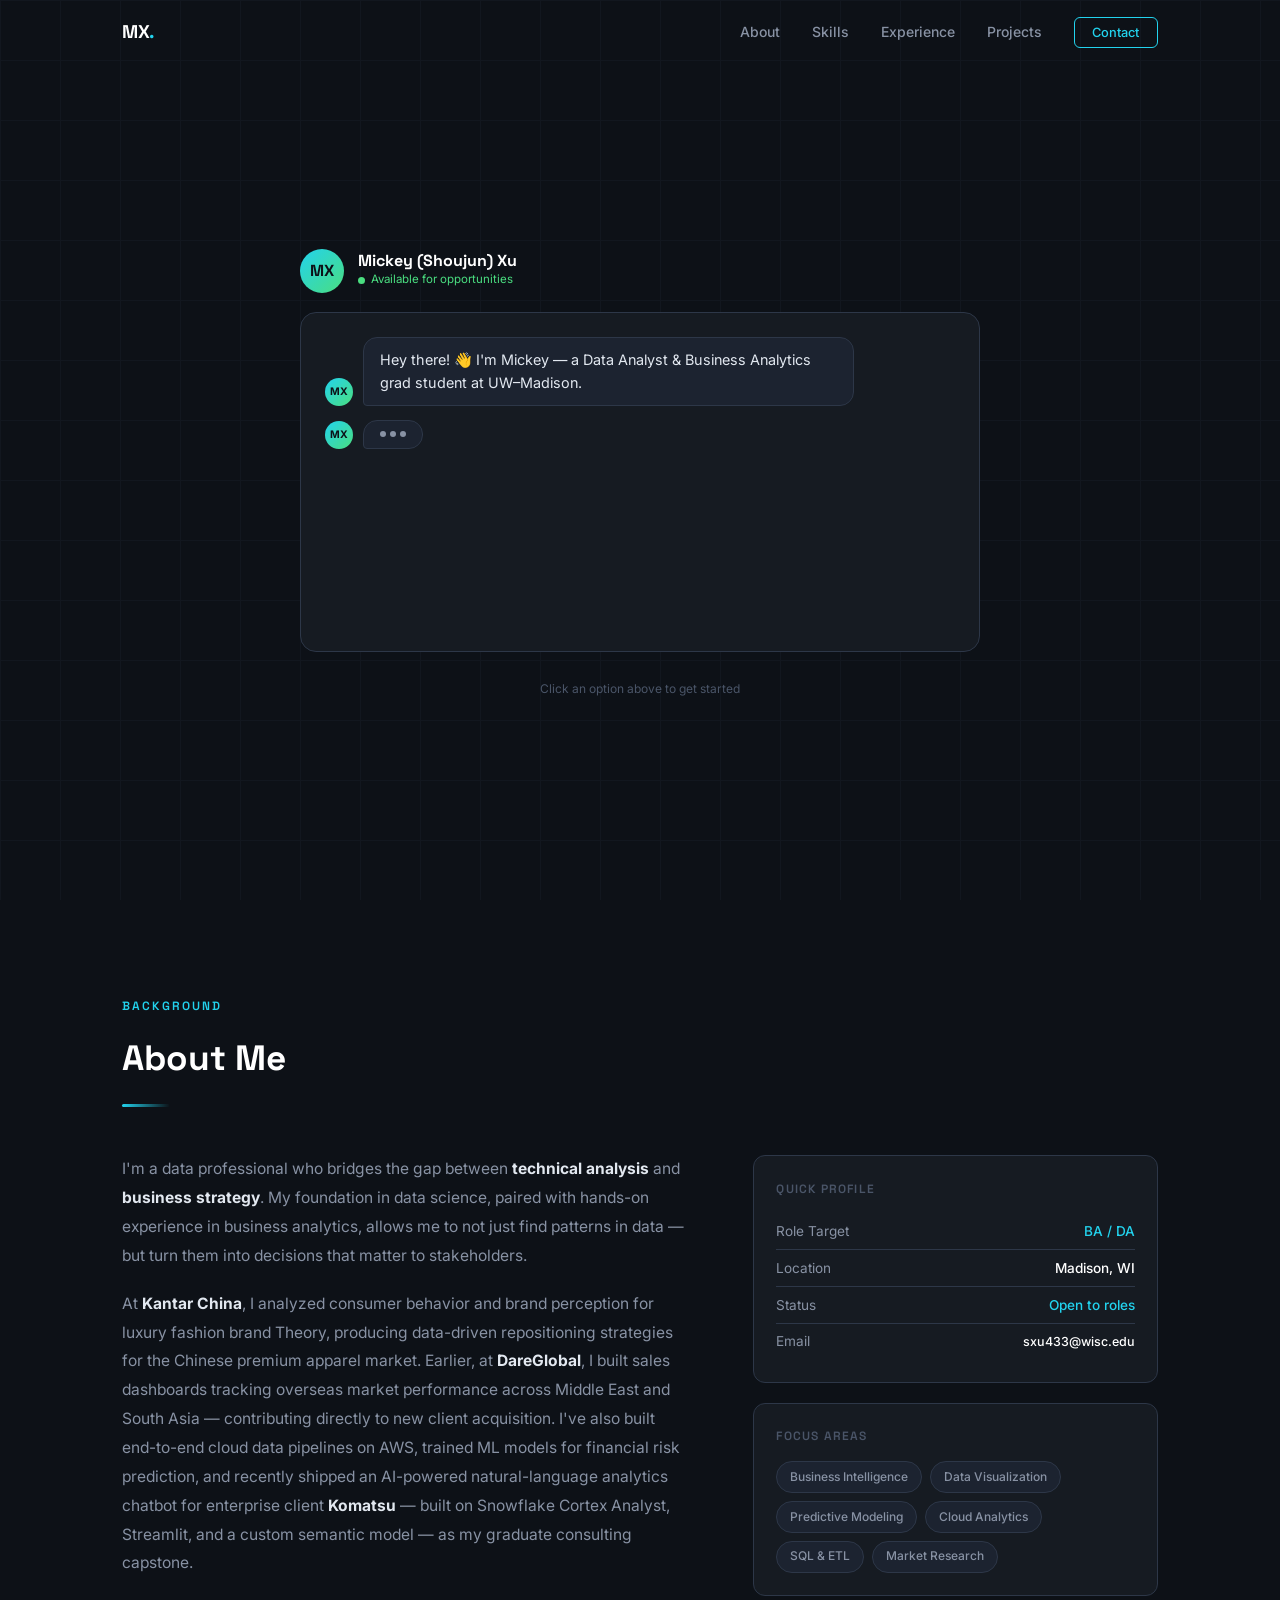
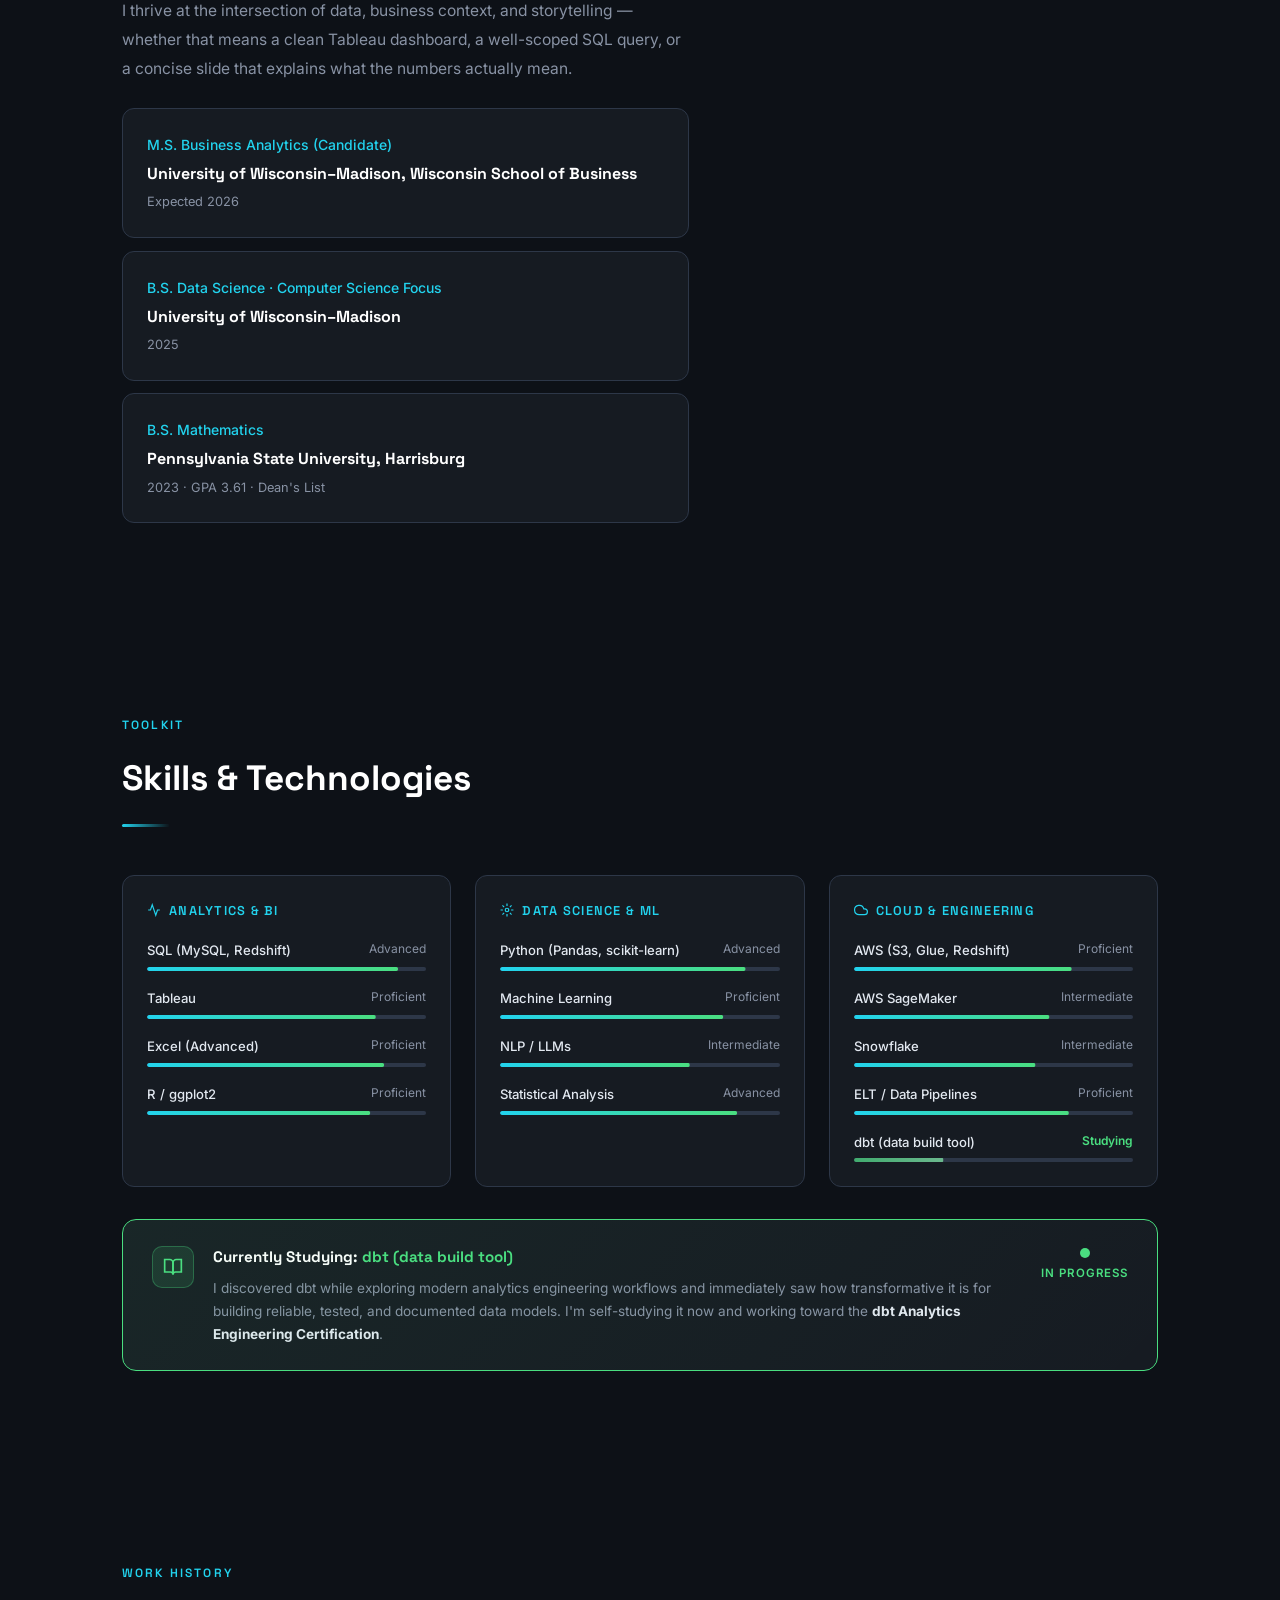
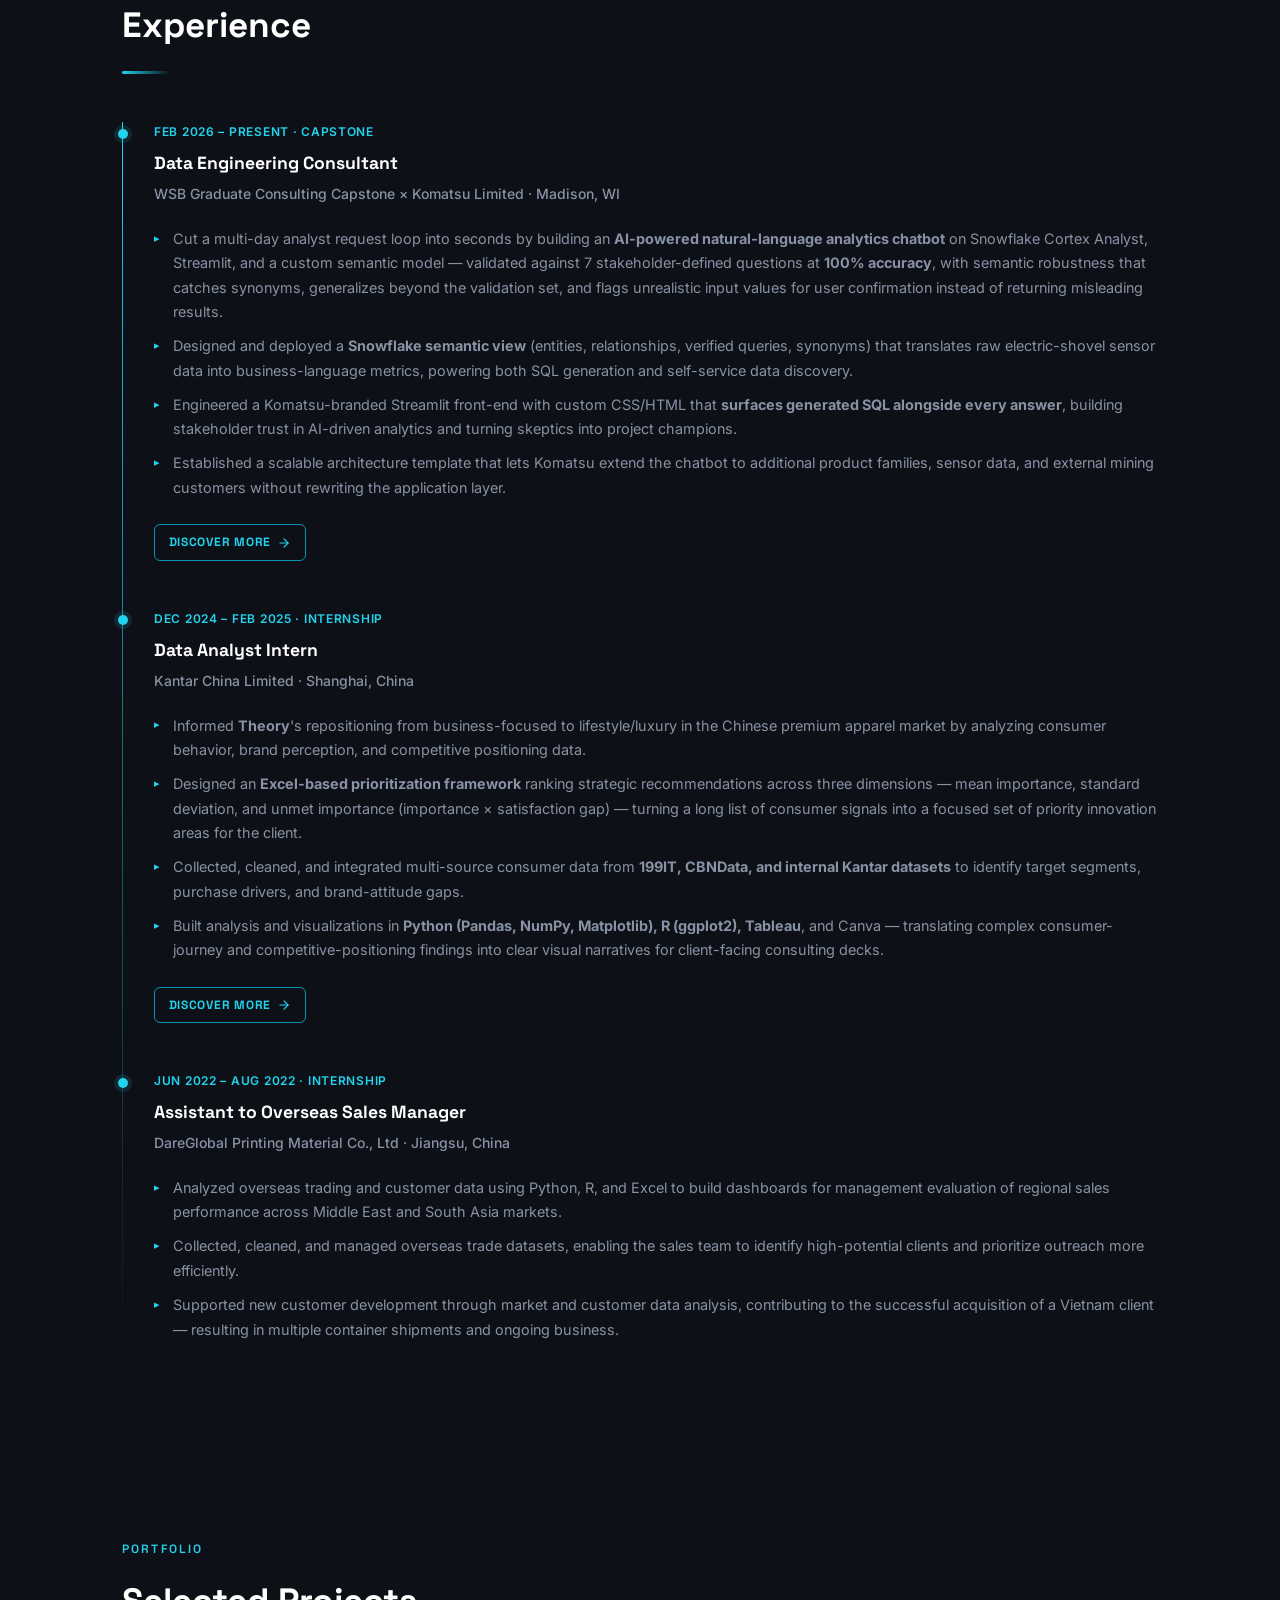
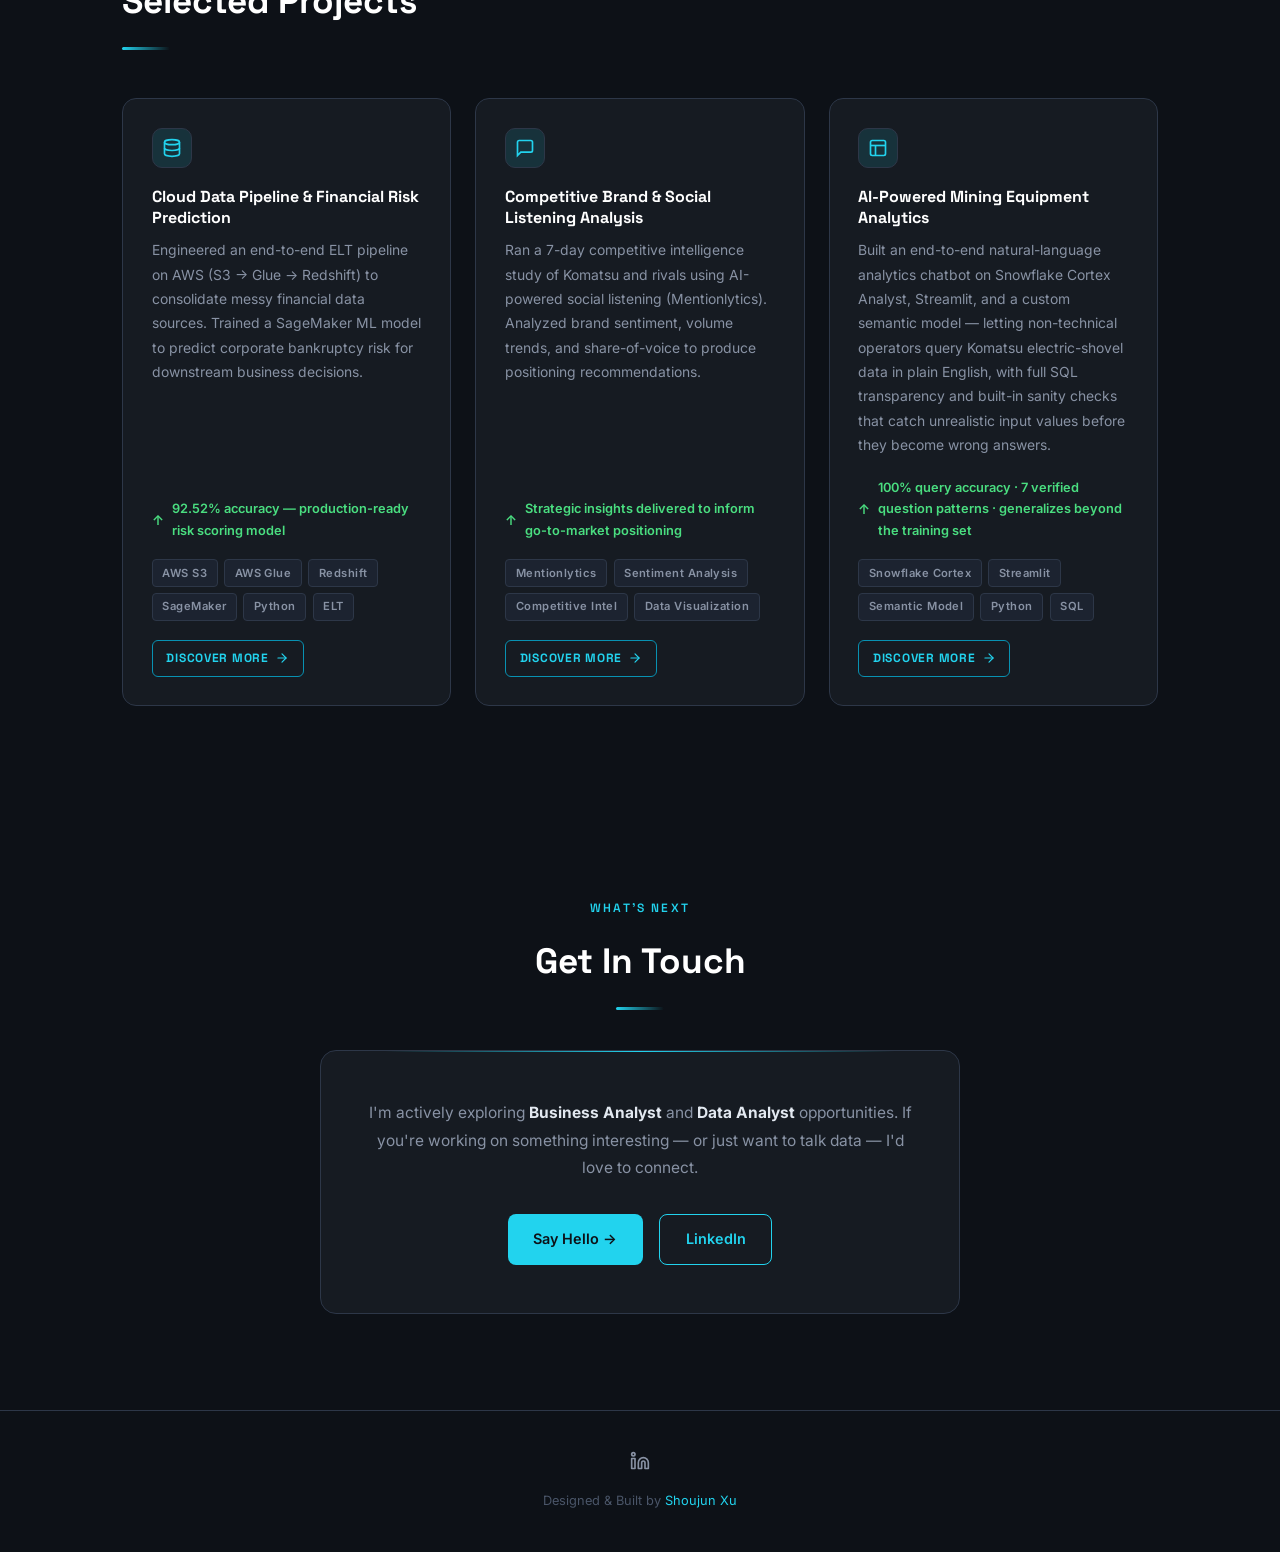
<file: index.html>
<!DOCTYPE html>
<html lang="en">
<head>
  <meta charset="UTF-8" />
  <meta name="viewport" content="width=device-width, initial-scale=1.0" />
  <title>Shoujun Xu | Data Analyst & Business Analytics</title>
  <meta name="description" content="Shoujun Xu – Data Analyst and Business Analytics professional. Portfolio showcasing data pipelines, ML models, and business insights." />
  <link rel="preconnect" href="https://fonts.googleapis.com" />
  <link rel="preconnect" href="https://fonts.gstatic.com" crossorigin />
  <link href="https://fonts.googleapis.com/css2?family=Inter:wght@300;400;500;600;700&family=Space+Grotesk:wght@400;600;700&display=swap" rel="stylesheet" />
  <style>
    /* ── Reset & Base ── */
    *, *::before, *::after { box-sizing: border-box; margin: 0; padding: 0; }
    :root {
      --bg:        #0d1117;
      --surface:   #161b22;
      --surface2:  #1c2330;
      --border:    #2d3748;
      --cyan:      #22d3ee;
      --cyan-dim:  #0891b2;
      --cyan-glow: rgba(34,211,238,0.12);
      --green:     #4ade80;
      --text:      #e2e8f0;
      --text-muted:#8892a4;
      --text-dim:  #4a5568;
      --white:     #ffffff;
    }
    html { scroll-behavior: smooth; }
    body {
      font-family: 'Inter', sans-serif;
      background: var(--bg);
      color: var(--text);
      line-height: 1.7;
      overflow-x: hidden;
    }
    a { color: inherit; text-decoration: none; }
    ul { list-style: none; }

    /* ── Scrollbar ── */
    ::-webkit-scrollbar { width: 6px; }
    ::-webkit-scrollbar-track { background: var(--bg); }
    ::-webkit-scrollbar-thumb { background: var(--cyan-dim); border-radius: 3px; }

    /* ── Utility ── */
    .container { max-width: 1100px; margin: 0 auto; padding: 0 2rem; }
    .section { padding: 6rem 0; }
    .section-label {
      font-family: 'Space Grotesk', sans-serif;
      font-size: 0.75rem;
      font-weight: 600;
      letter-spacing: 0.18em;
      text-transform: uppercase;
      color: var(--cyan);
      margin-bottom: 0.75rem;
    }
    .section-title {
      font-family: 'Space Grotesk', sans-serif;
      font-size: clamp(1.6rem, 3vw, 2.2rem);
      font-weight: 700;
      color: var(--white);
      margin-bottom: 1rem;
    }
    .section-divider {
      width: 48px; height: 3px;
      background: linear-gradient(90deg, var(--cyan), transparent);
      border-radius: 2px;
      margin-bottom: 3rem;
    }
    .badge {
      display: inline-block;
      font-size: 0.75rem;
      padding: 0.3rem 0.8rem;
      border-radius: 20px;
      border: 1px solid var(--border);
      color: var(--text-muted);
      background: var(--surface2);
      font-weight: 500;
      transition: all 0.2s;
    }
    .badge:hover { border-color: var(--cyan); color: var(--cyan); }

    /* ── Grid Backdrop ── */
    body::before {
      content: '';
      position: fixed;
      inset: 0;
      background-image:
        linear-gradient(var(--border) 1px, transparent 1px),
        linear-gradient(90deg, var(--border) 1px, transparent 1px);
      background-size: 60px 60px;
      opacity: 0.18;
      pointer-events: none;
      z-index: 0;
    }
    body > * { position: relative; z-index: 1; }

    /* ── Navbar ── */
    .navbar {
      position: fixed;
      top: 0; left: 0; right: 0;
      z-index: 100;
      padding: 1rem 0;
      transition: background 0.3s, box-shadow 0.3s;
    }
    .navbar.scrolled {
      background: rgba(13,17,23,0.95);
      backdrop-filter: blur(12px);
      box-shadow: 0 1px 0 var(--border);
    }
    .nav-inner {
      display: flex;
      align-items: center;
      justify-content: space-between;
    }
    .logo {
      font-family: 'Space Grotesk', sans-serif;
      font-size: 1.15rem;
      font-weight: 700;
      color: var(--white);
      letter-spacing: -0.02em;
    }
    .logo span { color: var(--cyan); }
    .nav-links {
      display: flex;
      gap: 2rem;
      align-items: center;
    }
    .nav-links a {
      font-size: 0.875rem;
      font-weight: 500;
      color: var(--text-muted);
      transition: color 0.2s;
    }
    .nav-links a:hover { color: var(--cyan); }
    .nav-links .btn-nav {
      padding: 0.45rem 1.1rem;
      border: 1px solid var(--cyan);
      border-radius: 6px;
      color: var(--cyan) !important;
      font-size: 0.8rem;
      transition: background 0.2s !important;
    }
    .nav-links .btn-nav:hover { background: var(--cyan-glow); }

    /* ── Hero / Chatbot ── */
    .hero {
      min-height: 100vh;
      display: flex;
      align-items: center;
      justify-content: center;
      padding-top: 5rem;
      padding-bottom: 2rem;
    }
    .chat-shell {
      width: 100%;
      max-width: 680px;
      margin: 0 auto;
    }
    .chat-header {
      display: flex;
      align-items: center;
      gap: 0.9rem;
      margin-bottom: 1.2rem;
    }
    .chat-avatar {
      width: 44px; height: 44px;
      border-radius: 50%;
      background: linear-gradient(135deg, var(--cyan), var(--green));
      display: flex;
      align-items: center;
      justify-content: center;
      font-family: 'Space Grotesk', sans-serif;
      font-weight: 700;
      font-size: 1rem;
      color: var(--bg);
      flex-shrink: 0;
    }
    .chat-header-info {}
    .chat-name {
      font-family: 'Space Grotesk', sans-serif;
      font-weight: 700;
      color: var(--white);
      font-size: 1rem;
      line-height: 1.2;
    }
    .chat-status {
      font-size: 0.72rem;
      color: var(--green);
      display: flex;
      align-items: center;
      gap: 0.35rem;
    }
    .chat-status::before {
      content: '';
      display: inline-block;
      width: 7px; height: 7px;
      border-radius: 50%;
      background: var(--green);
    }
    .chat-window {
      background: var(--surface);
      border: 1px solid var(--border);
      border-radius: 16px;
      padding: 1.5rem;
      min-height: 340px;
      max-height: 420px;
      overflow-y: auto;
      display: flex;
      flex-direction: column;
      gap: 0.9rem;
      margin-bottom: 1rem;
      scroll-behavior: smooth;
    }
    .chat-window::-webkit-scrollbar { width: 4px; }
    .chat-window::-webkit-scrollbar-thumb { background: var(--border); border-radius: 2px; }

    /* Message bubbles */
    .msg {
      display: flex;
      gap: 0.6rem;
      align-items: flex-end;
      animation: msgIn 0.3s ease both;
    }
    @keyframes msgIn {
      from { opacity: 0; transform: translateY(10px); }
      to   { opacity: 1; transform: translateY(0); }
    }
    .msg.user { flex-direction: row-reverse; }
    .msg-avatar {
      width: 28px; height: 28px;
      border-radius: 50%;
      background: linear-gradient(135deg, var(--cyan), var(--green));
      display: flex; align-items: center; justify-content: center;
      font-size: 0.65rem;
      font-weight: 700;
      color: var(--bg);
      flex-shrink: 0;
    }
    .msg.user .msg-avatar {
      background: var(--surface2);
      border: 1px solid var(--border);
      color: var(--text-muted);
      font-size: 0.8rem;
    }
    .msg-bubble {
      max-width: 78%;
      padding: 0.65rem 1rem;
      border-radius: 14px;
      font-size: 0.9rem;
      line-height: 1.6;
    }
    .msg.bot .msg-bubble {
      background: var(--surface2);
      border: 1px solid var(--border);
      color: var(--text);
      border-bottom-left-radius: 4px;
    }
    .msg.user .msg-bubble {
      background: var(--cyan);
      color: var(--bg);
      border-bottom-right-radius: 4px;
      font-weight: 500;
    }

    /* Typing indicator */
    .typing-indicator {
      display: flex;
      gap: 0.6rem;
      align-items: flex-end;
    }
    .typing-dots {
      background: var(--surface2);
      border: 1px solid var(--border);
      border-radius: 14px;
      border-bottom-left-radius: 4px;
      padding: 0.65rem 1rem;
      display: flex;
      gap: 4px;
      align-items: center;
    }
    .typing-dots span {
      width: 6px; height: 6px;
      border-radius: 50%;
      background: var(--text-muted);
      display: inline-block;
      animation: bounce 1.2s infinite;
    }
    .typing-dots span:nth-child(2) { animation-delay: 0.2s; }
    .typing-dots span:nth-child(3) { animation-delay: 0.4s; }
    @keyframes bounce {
      0%, 60%, 100% { transform: translateY(0); }
      30% { transform: translateY(-5px); }
    }

    /* Option chips */
    .chat-options {
      display: flex;
      flex-wrap: wrap;
      gap: 0.5rem;
      padding-top: 0.2rem;
    }
    .chat-option {
      padding: 0.5rem 1rem;
      border-radius: 20px;
      border: 1px solid var(--cyan-dim);
      color: var(--cyan);
      background: var(--cyan-glow);
      font-size: 0.82rem;
      font-weight: 500;
      cursor: pointer;
      transition: all 0.18s;
      user-select: none;
    }
    .chat-option:hover {
      background: var(--cyan);
      color: var(--bg);
      transform: translateY(-1px);
    }
    .chat-hint {
      font-size: 0.75rem;
      color: var(--text-dim);
      text-align: center;
      margin-top: 0.5rem;
    }

    /* Shared button styles (used elsewhere) */
    .btn {
      display: inline-flex;
      align-items: center;
      gap: 0.5rem;
      padding: 0.75rem 1.6rem;
      border-radius: 8px;
      font-size: 0.9rem;
      font-weight: 600;
      cursor: pointer;
      transition: all 0.2s;
      border: none;
    }
    .btn-primary { background: var(--cyan); color: var(--bg); }
    .btn-primary:hover { background: #67e8f9; transform: translateY(-1px); }
    .btn-outline { background: transparent; color: var(--cyan); border: 1px solid var(--cyan); }
    .btn-outline:hover { background: var(--cyan-glow); transform: translateY(-1px); }

    /* (stat cards kept for potential reuse) */
    .stat-value {
      font-family: 'Space Grotesk', sans-serif;
      font-size: 1.75rem;
      font-weight: 700;
      color: var(--cyan);
      line-height: 1;
      margin-bottom: 0.3rem;
    }
    .stat-label {
      font-size: 0.72rem;
      color: var(--text-muted);
      font-weight: 500;
      text-transform: uppercase;
      letter-spacing: 0.06em;
    }

    /* ── About ── */
    .about-grid {
      display: grid;
      grid-template-columns: 1.4fr 1fr;
      gap: 4rem;
      align-items: start;
    }
    .about-text p {
      color: var(--text-muted);
      margin-bottom: 1.2rem;
      font-size: 0.975rem;
      line-height: 1.85;
    }
    .about-text p strong { color: var(--text); }
    .edu-card {
      background: var(--surface);
      border: 1px solid var(--border);
      border-radius: 12px;
      padding: 1.5rem;
      margin-top: 1.5rem;
    }
    .edu-school {
      font-family: 'Space Grotesk', sans-serif;
      font-weight: 700;
      color: var(--white);
      font-size: 1rem;
      margin-bottom: 0.25rem;
    }
    .edu-degree {
      color: var(--cyan);
      font-size: 0.875rem;
      font-weight: 500;
      margin-bottom: 0.2rem;
    }
    .edu-date {
      font-size: 0.8rem;
      color: var(--text-muted);
    }
    .about-sidebar {
      display: flex;
      flex-direction: column;
      gap: 1.2rem;
    }
    .info-block {
      background: var(--surface);
      border: 1px solid var(--border);
      border-radius: 12px;
      padding: 1.4rem;
    }
    .info-block-title {
      font-family: 'Space Grotesk', sans-serif;
      font-size: 0.75rem;
      text-transform: uppercase;
      letter-spacing: 0.1em;
      color: var(--text-dim);
      margin-bottom: 0.9rem;
      font-weight: 600;
    }
    .info-row {
      display: flex;
      justify-content: space-between;
      align-items: center;
      padding: 0.4rem 0;
      border-bottom: 1px solid var(--border);
      font-size: 0.85rem;
    }
    .info-row:last-child { border-bottom: none; }
    .info-row-label { color: var(--text-muted); }
    .info-row-value { color: var(--white); font-weight: 500; }
    .info-row-value.highlight { color: var(--cyan); }
    .badges-row { display: flex; flex-wrap: wrap; gap: 0.5rem; margin-top: 0.5rem; }

    /* ── Skills ── */
    .skills-layout {
      display: grid;
      grid-template-columns: repeat(auto-fit, minmax(280px, 1fr));
      gap: 1.5rem;
    }
    .skill-group {
      background: var(--surface);
      border: 1px solid var(--border);
      border-radius: 12px;
      padding: 1.5rem;
    }
    .skill-group-title {
      font-family: 'Space Grotesk', sans-serif;
      font-size: 0.8rem;
      text-transform: uppercase;
      letter-spacing: 0.1em;
      color: var(--cyan);
      font-weight: 600;
      margin-bottom: 1.1rem;
      display: flex;
      align-items: center;
      gap: 0.5rem;
    }
    .skill-group-title svg { width: 14px; height: 14px; flex-shrink: 0; }
    .skill-item { margin-bottom: 1rem; }
    .skill-item:last-child { margin-bottom: 0; }
    .skill-meta {
      display: flex;
      justify-content: space-between;
      font-size: 0.82rem;
      margin-bottom: 0.35rem;
    }
    .skill-name { color: var(--text); font-weight: 500; }
    .skill-pct { color: var(--text-muted); font-size: 0.75rem; }
    .skill-bar {
      height: 4px;
      background: var(--border);
      border-radius: 2px;
      overflow: hidden;
    }
    .skill-fill {
      height: 100%;
      border-radius: 2px;
      background: linear-gradient(90deg, var(--cyan), var(--green));
      transform-origin: left;
      transform: scaleX(0);
      transition: transform 1s ease;
    }

    /* Learning badge & callout */
    .learning-badge {
      color: var(--green) !important;
      font-weight: 600;
    }
    .skill-fill-learning {
      background: linear-gradient(90deg, var(--green), #86efac) !important;
      opacity: 0.7;
    }
    .learning-callout {
      margin-top: 2rem;
      display: flex;
      align-items: flex-start;
      gap: 1.2rem;
      background: var(--surface);
      border: 1px solid var(--green);
      border-radius: 14px;
      padding: 1.5rem 1.8rem;
      position: relative;
      overflow: hidden;
    }
    .learning-callout::before {
      content: '';
      position: absolute;
      inset: 0;
      background: linear-gradient(135deg, rgba(74,222,128,0.06), transparent);
      pointer-events: none;
    }
    .learning-icon {
      width: 42px; height: 42px;
      border-radius: 10px;
      background: rgba(74,222,128,0.12);
      border: 1px solid rgba(74,222,128,0.3);
      display: flex;
      align-items: center;
      justify-content: center;
      color: var(--green);
      flex-shrink: 0;
      margin-top: 0.1rem;
    }
    .learning-text { flex: 1; }
    .learning-title {
      font-family: 'Space Grotesk', sans-serif;
      font-weight: 700;
      color: var(--white);
      font-size: 0.95rem;
      margin-bottom: 0.4rem;
    }
    .learning-title span { color: var(--green); }
    .learning-desc {
      font-size: 0.85rem;
      color: var(--text-muted);
      line-height: 1.7;
    }
    .learning-desc strong { color: var(--text); }
    .learning-status {
      display: flex;
      flex-direction: column;
      align-items: center;
      gap: 0.4rem;
      font-size: 0.72rem;
      font-weight: 600;
      color: var(--green);
      text-transform: uppercase;
      letter-spacing: 0.08em;
      flex-shrink: 0;
      padding-top: 0.2rem;
    }
    .pulse-dot {
      width: 10px; height: 10px;
      border-radius: 50%;
      background: var(--green);
      box-shadow: 0 0 0 0 rgba(74,222,128,0.5);
      animation: pulse 1.8s infinite;
    }
    @keyframes pulse {
      0%   { box-shadow: 0 0 0 0 rgba(74,222,128,0.5); }
      70%  { box-shadow: 0 0 0 8px rgba(74,222,128,0); }
      100% { box-shadow: 0 0 0 0 rgba(74,222,128,0); }
    }

    /* ── Experience ── */
    .timeline { position: relative; padding-left: 2rem; }
    .timeline::before {
      content: '';
      position: absolute;
      left: 0; top: 0; bottom: 0;
      width: 1px;
      background: linear-gradient(to bottom, var(--cyan), transparent);
    }
    .timeline-item { position: relative; margin-bottom: 3rem; }
    .timeline-item:last-child { margin-bottom: 0; }
    .timeline-item::before {
      content: '';
      position: absolute;
      left: -2rem;
      top: 0.4rem;
      width: 10px; height: 10px;
      border-radius: 50%;
      background: var(--cyan);
      box-shadow: 0 0 0 4px var(--cyan-glow);
      transform: translateX(-4px);
    }
    .timeline-period {
      font-size: 0.75rem;
      color: var(--cyan);
      font-weight: 600;
      letter-spacing: 0.06em;
      text-transform: uppercase;
      margin-bottom: 0.4rem;
    }
    .timeline-role {
      font-family: 'Space Grotesk', sans-serif;
      font-size: 1.1rem;
      font-weight: 700;
      color: var(--white);
      margin-bottom: 0.2rem;
    }
    .timeline-company {
      font-size: 0.875rem;
      color: var(--text-muted);
      margin-bottom: 1rem;
      font-weight: 500;
    }
    .timeline-bullets li {
      font-size: 0.9rem;
      color: var(--text-muted);
      padding: 0.3rem 0;
      padding-left: 1.2rem;
      position: relative;
      line-height: 1.7;
    }
    .timeline-bullets li::before {
      content: '▸';
      position: absolute;
      left: 0;
      color: var(--cyan);
      font-size: 0.7rem;
      top: 0.42rem;
    }
    .timeline-cta { margin-top: 1.2rem; }

    /* ── Projects ── */
    .projects-grid {
      display: grid;
      grid-template-columns: repeat(auto-fill, minmax(320px, 1fr));
      gap: 1.5rem;
    }
    .project-card {
      background: var(--surface);
      border: 1px solid var(--border);
      border-radius: 14px;
      padding: 1.8rem;
      display: flex;
      flex-direction: column;
      transition: border-color 0.25s, transform 0.25s, box-shadow 0.25s;
    }
    .project-card:hover {
      border-color: var(--cyan-dim);
      transform: translateY(-4px);
      box-shadow: 0 12px 40px rgba(34,211,238,0.08);
    }
    .project-card-top {
      display: flex;
      justify-content: space-between;
      align-items: flex-start;
      margin-bottom: 1.2rem;
    }
    .project-icon {
      width: 40px; height: 40px;
      background: var(--cyan-glow);
      border: 1px solid var(--border);
      border-radius: 10px;
      display: flex;
      align-items: center;
      justify-content: center;
      color: var(--cyan);
    }
    .project-links-row { display: flex; gap: 0.75rem; }
    .project-links-row a {
      color: var(--text-muted);
      transition: color 0.2s;
      display: flex;
    }
    .project-links-row a:hover { color: var(--cyan); }
    .project-title-link {
      color: inherit;
      text-decoration: none;
      transition: color 0.2s;
    }
    .project-title-link:hover { color: var(--cyan); }
    .project-title {
      font-family: 'Space Grotesk', sans-serif;
      font-size: 1rem;
      font-weight: 700;
      color: var(--white);
      margin-bottom: 0.6rem;
      line-height: 1.3;
    }
    .project-desc {
      font-size: 0.87rem;
      color: var(--text-muted);
      line-height: 1.75;
      flex: 1;
      margin-bottom: 1.2rem;
    }
    .project-impact {
      display: flex;
      align-items: center;
      gap: 0.5rem;
      font-size: 0.8rem;
      color: var(--green);
      font-weight: 600;
      margin-bottom: 1.1rem;
    }
    .project-impact::before { content: '↑'; font-size: 0.85rem; }
    .learn-more-btn {
      display: inline-flex;
      align-items: center;
      gap: 0.4rem;
      font-family: 'Space Grotesk', sans-serif;
      font-size: 0.75rem;
      font-weight: 700;
      letter-spacing: 0.06em;
      text-transform: uppercase;
      color: var(--cyan);
      padding: 0.45rem 0.85rem;
      border: 1px solid var(--cyan-dim);
      border-radius: 6px;
      background: transparent;
      transition: background 0.2s, gap 0.2s, color 0.2s, border-color 0.2s;
    }
    .learn-more-btn:hover {
      background: var(--cyan-glow);
      gap: 0.65rem;
      color: var(--white);
      border-color: var(--cyan);
    }
    .learn-more-btn svg { width: 14px; height: 14px; }
    .project-cta {
      margin-top: 1.2rem;
      display: flex;
      justify-content: flex-start;
    }
    .tech-stack { display: flex; flex-wrap: wrap; gap: 0.4rem; }
    .tech-chip {
      font-size: 0.7rem;
      padding: 0.2rem 0.6rem;
      border-radius: 4px;
      background: var(--surface2);
      border: 1px solid var(--border);
      color: var(--text-muted);
      font-weight: 600;
      letter-spacing: 0.04em;
    }

    /* ── Contact ── */
    .contact-wrapper { max-width: 640px; margin: 0 auto; text-align: center; }
    .contact-card {
      background: var(--surface);
      border: 1px solid var(--border);
      border-radius: 16px;
      padding: 3rem 2.5rem;
      position: relative;
      overflow: hidden;
    }
    .contact-card::before {
      content: '';
      position: absolute;
      top: 0; left: 10%; right: 10%;
      height: 1px;
      background: linear-gradient(90deg, transparent, var(--cyan), transparent);
    }
    .contact-card p {
      color: var(--text-muted);
      margin-bottom: 2rem;
      font-size: 0.97rem;
      line-height: 1.8;
    }
    .contact-links { display: flex; gap: 1rem; justify-content: center; flex-wrap: wrap; }

    /* ── Footer ── */
    footer {
      padding: 2.5rem 0;
      border-top: 1px solid var(--border);
      text-align: center;
    }
    .footer-inner { display: flex; flex-direction: column; align-items: center; gap: 1.2rem; }
    .footer-socials { display: flex; gap: 1.5rem; }
    .footer-socials a {
      color: var(--text-muted);
      transition: color 0.2s;
      display: flex;
    }
    .footer-socials a:hover { color: var(--cyan); }
    .footer-credit { font-size: 0.8rem; color: var(--text-dim); }
    .footer-credit span { color: var(--cyan); }

    /* ── Responsive ── */
    @media (max-width: 900px) {
      .hero-inner { grid-template-columns: 1fr; }
      .hero-stats { flex-direction: row; flex-wrap: wrap; }
      .stat-card { min-width: 100px; padding: 1rem; }
      .stat-value { font-size: 1.4rem; }
      .about-grid { grid-template-columns: 1fr; }
    }
    @media (max-width: 640px) {
      .section { padding: 4rem 0; }
      .nav-links li:not(:last-child) { display: none; }
      .hero-actions { flex-direction: column; }
      .btn { width: 100%; justify-content: center; }
    }

    /* ── Animations ── */
    .fade-up {
      opacity: 0;
      transform: translateY(24px);
      transition: opacity 0.6s ease, transform 0.6s ease;
    }
    .fade-up.visible { opacity: 1; transform: translateY(0); }
  </style>
</head>
<body>

  <!-- Navbar -->
  <nav class="navbar" id="navbar">
    <div class="container nav-inner">
      <a href="#" class="logo">MX<span>.</span></a>
      <ul class="nav-links">
        <li><a href="#about">About</a></li>
        <li><a href="#skills">Skills</a></li>
        <li><a href="#experience">Experience</a></li>
        <li><a href="#projects">Projects</a></li>
        <li><a href="#contact" class="btn-nav">Contact</a></li>
      </ul>
    </div>
  </nav>

  <!-- Hero — Chatbot -->
  <header class="hero" id="home">
    <div class="container">
      <div class="chat-shell">

        <div class="chat-header">
          <div class="chat-avatar">MX</div>
          <div class="chat-header-info">
            <div class="chat-name">Mickey (Shoujun) Xu</div>
            <div class="chat-status">Available for opportunities</div>
          </div>
        </div>

        <div class="chat-window" id="chatWindow"></div>

        <div class="chat-options" id="chatOptions"></div>
        <p class="chat-hint" id="chatHint">Click an option above to get started</p>

      </div>
    </div>
  </header>

  <!-- About -->
  <section class="section" id="about">
    <div class="container">
      <p class="section-label">Background</p>
      <h2 class="section-title">About Me</h2>
      <div class="section-divider"></div>
      <div class="about-grid fade-up">
        <div class="about-text">
          <p>
            I'm a data professional who bridges the gap between <strong>technical analysis</strong> and
            <strong>business strategy</strong>. My foundation in data science, paired with hands-on
            experience in business analytics, allows me to not just find patterns in data — but turn
            them into decisions that matter to stakeholders.
          </p>
          <p>
            At <strong>Kantar China</strong>, I analyzed consumer behavior and brand perception for luxury fashion brand Theory, producing data-driven repositioning strategies for the Chinese premium apparel market. Earlier, at <strong>DareGlobal</strong>, I built sales dashboards tracking overseas market performance across Middle East and South Asia — contributing directly to new client acquisition.
            I've also built end-to-end cloud data pipelines on AWS, trained ML models for financial risk prediction, and recently shipped an AI-powered natural-language analytics chatbot for enterprise client <strong>Komatsu</strong> — built on Snowflake Cortex Analyst, Streamlit, and a custom semantic model — as my graduate consulting capstone.
          </p>
          <p>
            I thrive at the intersection of data, business context, and storytelling — whether that
            means a clean Tableau dashboard, a well-scoped SQL query, or a concise slide that explains
            what the numbers actually mean.
          </p>
          <div class="edu-card">
            <div class="edu-degree">M.S. Business Analytics (Candidate)</div>
            <div class="edu-school">University of Wisconsin–Madison, Wisconsin School of Business</div>
            <div class="edu-date">Expected 2026</div>
          </div>
          <div class="edu-card" style="margin-top:0.8rem">
            <div class="edu-degree">B.S. Data Science · Computer Science Focus</div>
            <div class="edu-school">University of Wisconsin–Madison</div>
            <div class="edu-date">2025</div>
          </div>
          <div class="edu-card" style="margin-top:0.8rem">
            <div class="edu-degree">B.S. Mathematics</div>
            <div class="edu-school">Pennsylvania State University, Harrisburg</div>
            <div class="edu-date">2023 · GPA 3.61 · Dean's List</div>
          </div>
        </div>
        <div class="about-sidebar">
          <div class="info-block">
            <div class="info-block-title">Quick Profile</div>
            <div class="info-row">
              <span class="info-row-label">Role Target</span>
              <span class="info-row-value highlight">BA / DA</span>
            </div>
            <div class="info-row">
              <span class="info-row-label">Location</span>
              <span class="info-row-value">Madison, WI</span>
            </div>
            <div class="info-row">
              <span class="info-row-label">Status</span>
              <span class="info-row-value highlight">Open to roles</span>
            </div>
            <div class="info-row">
              <span class="info-row-label">Email</span>
              <span class="info-row-value" style="font-size:0.78rem">sxu433@wisc.edu</span>
            </div>
          </div>
          <div class="info-block">
            <div class="info-block-title">Focus Areas</div>
            <div class="badges-row">
              <span class="badge">Business Intelligence</span>
              <span class="badge">Data Visualization</span>
              <span class="badge">Predictive Modeling</span>
              <span class="badge">Cloud Analytics</span>
              <span class="badge">SQL &amp; ETL</span>
              <span class="badge">Market Research</span>
            </div>
          </div>
        </div>
      </div>
    </div>
  </section>

  <!-- Skills -->
  <section class="section" id="skills">
    <div class="container">
      <p class="section-label">Toolkit</p>
      <h2 class="section-title">Skills &amp; Technologies</h2>
      <div class="section-divider"></div>
      <div class="skills-layout fade-up">

        <div class="skill-group">
          <div class="skill-group-title">
            <svg viewBox="0 0 24 24" fill="none" stroke="currentColor" stroke-width="2"><polyline points="22 12 18 12 15 21 9 3 6 12 2 12"></polyline></svg>
            Analytics &amp; BI
          </div>
          <div class="skill-item">
            <div class="skill-meta"><span class="skill-name">SQL (MySQL, Redshift)</span><span class="skill-pct">Advanced</span></div>
            <div class="skill-bar"><div class="skill-fill" data-w="0.9"></div></div>
          </div>
          <div class="skill-item">
            <div class="skill-meta"><span class="skill-name">Tableau</span><span class="skill-pct">Proficient</span></div>
            <div class="skill-bar"><div class="skill-fill" data-w="0.82"></div></div>
          </div>
          <div class="skill-item">
            <div class="skill-meta"><span class="skill-name">Excel (Advanced)</span><span class="skill-pct">Proficient</span></div>
            <div class="skill-bar"><div class="skill-fill" data-w="0.85"></div></div>
          </div>
          <div class="skill-item">
            <div class="skill-meta"><span class="skill-name">R / ggplot2</span><span class="skill-pct">Proficient</span></div>
            <div class="skill-bar"><div class="skill-fill" data-w="0.80"></div></div>
          </div>
        </div>

        <div class="skill-group">
          <div class="skill-group-title">
            <svg viewBox="0 0 24 24" fill="none" stroke="currentColor" stroke-width="2"><circle cx="12" cy="12" r="3"></circle><path d="M12 1v4M12 19v4M4.22 4.22l2.83 2.83M16.95 16.95l2.83 2.83M1 12h4M19 12h4M4.22 19.78l2.83-2.83M16.95 7.05l2.83-2.83"></path></svg>
            Data Science &amp; ML
          </div>
          <div class="skill-item">
            <div class="skill-meta"><span class="skill-name">Python (Pandas, scikit-learn)</span><span class="skill-pct">Advanced</span></div>
            <div class="skill-bar"><div class="skill-fill" data-w="0.88"></div></div>
          </div>
          <div class="skill-item">
            <div class="skill-meta"><span class="skill-name">Machine Learning</span><span class="skill-pct">Proficient</span></div>
            <div class="skill-bar"><div class="skill-fill" data-w="0.80"></div></div>
          </div>
          <div class="skill-item">
            <div class="skill-meta"><span class="skill-name">NLP / LLMs</span><span class="skill-pct">Intermediate</span></div>
            <div class="skill-bar"><div class="skill-fill" data-w="0.68"></div></div>
          </div>
          <div class="skill-item">
            <div class="skill-meta"><span class="skill-name">Statistical Analysis</span><span class="skill-pct">Advanced</span></div>
            <div class="skill-bar"><div class="skill-fill" data-w="0.85"></div></div>
          </div>
        </div>

        <div class="skill-group">
          <div class="skill-group-title">
            <svg viewBox="0 0 24 24" fill="none" stroke="currentColor" stroke-width="2"><path d="M18 10h-1.26A8 8 0 1 0 9 20h9a5 5 0 0 0 0-10z"></path></svg>
            Cloud &amp; Engineering
          </div>
          <div class="skill-item">
            <div class="skill-meta"><span class="skill-name">AWS (S3, Glue, Redshift)</span><span class="skill-pct">Proficient</span></div>
            <div class="skill-bar"><div class="skill-fill" data-w="0.78"></div></div>
          </div>
          <div class="skill-item">
            <div class="skill-meta"><span class="skill-name">AWS SageMaker</span><span class="skill-pct">Intermediate</span></div>
            <div class="skill-bar"><div class="skill-fill" data-w="0.70"></div></div>
          </div>
          <div class="skill-item">
            <div class="skill-meta"><span class="skill-name">Snowflake</span><span class="skill-pct">Intermediate</span></div>
            <div class="skill-bar"><div class="skill-fill" data-w="0.65"></div></div>
          </div>
          <div class="skill-item">
            <div class="skill-meta"><span class="skill-name">ELT / Data Pipelines</span><span class="skill-pct">Proficient</span></div>
            <div class="skill-bar"><div class="skill-fill" data-w="0.77"></div></div>
          </div>
          <div class="skill-item">
            <div class="skill-meta">
              <span class="skill-name">dbt (data build tool)</span>
              <span class="skill-pct learning-badge">Studying</span>
            </div>
            <div class="skill-bar"><div class="skill-fill skill-fill-learning" data-w="0.32"></div></div>
          </div>
        </div>

      </div>

      <!-- Currently Learning callout -->
      <div class="learning-callout fade-up">
        <div class="learning-icon">
          <svg width="20" height="20" viewBox="0 0 24 24" fill="none" stroke="currentColor" stroke-width="2"><path d="M2 3h6a4 4 0 0 1 4 4v14a3 3 0 0 0-3-3H2z"></path><path d="M22 3h-6a4 4 0 0 0-4 4v14a3 3 0 0 1 3-3h7z"></path></svg>
        </div>
        <div class="learning-text">
          <div class="learning-title">Currently Studying: <span>dbt (data build tool)</span></div>
          <div class="learning-desc">I discovered dbt while exploring modern analytics engineering workflows and immediately saw how transformative it is for building reliable, tested, and documented data models. I'm self-studying it now and working toward the <strong>dbt Analytics Engineering Certification</strong>.</div>
        </div>
        <div class="learning-status">
          <div class="pulse-dot"></div>
          In Progress
        </div>
      </div>

    </div>
  </section>

  <!-- Experience -->
  <section class="section" id="experience">
    <div class="container">
      <p class="section-label">Work History</p>
      <h2 class="section-title">Experience</h2>
      <div class="section-divider"></div>
      <div class="timeline fade-up">

        <div class="timeline-item">
          <div class="timeline-period">Feb 2026 – Present · Capstone</div>
          <div class="timeline-role">Data Engineering Consultant</div>
          <div class="timeline-company">WSB Graduate Consulting Capstone × Komatsu Limited · Madison, WI</div>
          <ul class="timeline-bullets">
            <li>Cut a multi-day analyst request loop into seconds by building an <strong>AI-powered natural-language analytics chatbot</strong> on Snowflake Cortex Analyst, Streamlit, and a custom semantic model — validated against 7 stakeholder-defined questions at <strong>100% accuracy</strong>, with semantic robustness that catches synonyms, generalizes beyond the validation set, and flags unrealistic input values for user confirmation instead of returning misleading results.</li>
            <li>Designed and deployed a <strong>Snowflake semantic view</strong> (entities, relationships, verified queries, synonyms) that translates raw electric-shovel sensor data into business-language metrics, powering both SQL generation and self-service data discovery.</li>
            <li>Engineered a Komatsu-branded Streamlit front-end with custom CSS/HTML that <strong>surfaces generated SQL alongside every answer</strong>, building stakeholder trust in AI-driven analytics and turning skeptics into project champions.</li>
            <li>Established a scalable architecture template that lets Komatsu extend the chatbot to additional product families, sensor data, and external mining customers without rewriting the application layer.</li>
          </ul>
          <div class="timeline-cta">
            <a href="komatsu-capstone.html" class="learn-more-btn">
              Discover More
              <svg viewBox="0 0 24 24" fill="none" stroke="currentColor" stroke-width="2" stroke-linecap="round" stroke-linejoin="round"><line x1="5" y1="12" x2="19" y2="12"></line><polyline points="12 5 19 12 12 19"></polyline></svg>
            </a>
          </div>
        </div>

        <div class="timeline-item">
          <div class="timeline-period">Dec 2024 – Feb 2025 · Internship</div>
          <div class="timeline-role">Data Analyst Intern</div>
          <div class="timeline-company">Kantar China Limited · Shanghai, China</div>
          <ul class="timeline-bullets">
            <li>Informed <strong>Theory</strong>'s repositioning from business-focused to lifestyle/luxury in the Chinese premium apparel market by analyzing consumer behavior, brand perception, and competitive positioning data.</li>
            <li>Designed an <strong>Excel-based prioritization framework</strong> ranking strategic recommendations across three dimensions — mean importance, standard deviation, and unmet importance (importance × satisfaction gap) — turning a long list of consumer signals into a focused set of priority innovation areas for the client.</li>
            <li>Collected, cleaned, and integrated multi-source consumer data from <strong>199IT, CBNData, and internal Kantar datasets</strong> to identify target segments, purchase drivers, and brand-attitude gaps.</li>
            <li>Built analysis and visualizations in <strong>Python (Pandas, NumPy, Matplotlib), R (ggplot2), Tableau</strong>, and Canva — translating complex consumer-journey and competitive-positioning findings into clear visual narratives for client-facing consulting decks.</li>
          </ul>
          <div class="timeline-cta">
            <a href="kantar-theory.html" class="learn-more-btn">
              Discover More
              <svg viewBox="0 0 24 24" fill="none" stroke="currentColor" stroke-width="2" stroke-linecap="round" stroke-linejoin="round"><line x1="5" y1="12" x2="19" y2="12"></line><polyline points="12 5 19 12 12 19"></polyline></svg>
            </a>
          </div>
        </div>

        <div class="timeline-item">
          <div class="timeline-period">Jun 2022 – Aug 2022 · Internship</div>
          <div class="timeline-role">Assistant to Overseas Sales Manager</div>
          <div class="timeline-company">DareGlobal Printing Material Co., Ltd · Jiangsu, China</div>
          <ul class="timeline-bullets">
            <li>Analyzed overseas trading and customer data using Python, R, and Excel to build dashboards for management evaluation of regional sales performance across Middle East and South Asia markets.</li>
            <li>Collected, cleaned, and managed overseas trade datasets, enabling the sales team to identify high-potential clients and prioritize outreach more efficiently.</li>
            <li>Supported new customer development through market and customer data analysis, contributing to the successful acquisition of a Vietnam client — resulting in multiple container shipments and ongoing business.</li>
          </ul>
        </div>

      </div>
    </div>
  </section>

  <!-- Projects -->
  <section class="section" id="projects">
    <div class="container">
      <p class="section-label">Portfolio</p>
      <h2 class="section-title">Selected Projects</h2>
      <div class="section-divider"></div>
      <div class="projects-grid fade-up">

        <div class="project-card">
          <div class="project-card-top">
            <div class="project-icon">
              <svg width="20" height="20" viewBox="0 0 24 24" fill="none" stroke="currentColor" stroke-width="2"><ellipse cx="12" cy="5" rx="9" ry="3"></ellipse><path d="M21 12c0 1.66-4 3-9 3s-9-1.34-9-3"></path><path d="M3 5v14c0 1.66 4 3 9 3s9-1.34 9-3V5"></path></svg>
            </div>
          </div>
          <h3 class="project-title">Cloud Data Pipeline &amp; Financial Risk Prediction</h3>
          <p class="project-desc">Engineered an end-to-end ELT pipeline on AWS (S3 → Glue → Redshift) to consolidate messy financial data sources. Trained a SageMaker ML model to predict corporate bankruptcy risk for downstream business decisions.</p>
          <div class="project-impact">92.52% accuracy — production-ready risk scoring model</div>
          <div class="tech-stack">
            <span class="tech-chip">AWS S3</span>
            <span class="tech-chip">AWS Glue</span>
            <span class="tech-chip">Redshift</span>
            <span class="tech-chip">SageMaker</span>
            <span class="tech-chip">Python</span>
            <span class="tech-chip">ELT</span>
          </div>
          <div class="project-cta">
            <a href="cloud-pipeline.html" class="learn-more-btn">
              Discover More
              <svg viewBox="0 0 24 24" fill="none" stroke="currentColor" stroke-width="2" stroke-linecap="round" stroke-linejoin="round"><line x1="5" y1="12" x2="19" y2="12"></line><polyline points="12 5 19 12 12 19"></polyline></svg>
            </a>
          </div>
        </div>

        <div class="project-card">
          <div class="project-card-top">
            <div class="project-icon">
              <svg width="20" height="20" viewBox="0 0 24 24" fill="none" stroke="currentColor" stroke-width="2"><path d="M21 15a2 2 0 0 1-2 2H7l-4 4V5a2 2 0 0 1 2-2h14a2 2 0 0 1 2 2z"></path></svg>
            </div>
          </div>
          <h3 class="project-title">Competitive Brand &amp; Social Listening Analysis</h3>
          <p class="project-desc">Ran a 7-day competitive intelligence study of Komatsu and rivals using AI-powered social listening (Mentionlytics). Analyzed brand sentiment, volume trends, and share-of-voice to produce positioning recommendations.</p>
          <div class="project-impact">Strategic insights delivered to inform go-to-market positioning</div>
          <div class="tech-stack">
            <span class="tech-chip">Mentionlytics</span>
            <span class="tech-chip">Sentiment Analysis</span>
            <span class="tech-chip">Competitive Intel</span>
            <span class="tech-chip">Data Visualization</span>
          </div>
          <div class="project-cta">
            <a href="social-listening.html" class="learn-more-btn">
              Discover More
              <svg viewBox="0 0 24 24" fill="none" stroke="currentColor" stroke-width="2" stroke-linecap="round" stroke-linejoin="round"><line x1="5" y1="12" x2="19" y2="12"></line><polyline points="12 5 19 12 12 19"></polyline></svg>
            </a>
          </div>
        </div>

        <div class="project-card">
          <div class="project-card-top">
            <div class="project-icon">
              <svg width="20" height="20" viewBox="0 0 24 24" fill="none" stroke="currentColor" stroke-width="2"><rect x="3" y="3" width="18" height="18" rx="2"></rect><line x1="3" y1="9" x2="21" y2="9"></line><line x1="9" y1="21" x2="9" y2="9"></line></svg>
            </div>
          </div>
          <h3 class="project-title">AI-Powered Mining Equipment Analytics</h3>
          <p class="project-desc">Built an end-to-end natural-language analytics chatbot on Snowflake Cortex Analyst, Streamlit, and a custom semantic model — letting non-technical operators query Komatsu electric-shovel data in plain English, with full SQL transparency and built-in sanity checks that catch unrealistic input values before they become wrong answers.</p>
          <div class="project-impact">100% query accuracy · 7 verified question patterns · generalizes beyond the training set</div>
          <div class="tech-stack">
            <span class="tech-chip">Snowflake Cortex</span>
            <span class="tech-chip">Streamlit</span>
            <span class="tech-chip">Semantic Model</span>
            <span class="tech-chip">Python</span>
            <span class="tech-chip">SQL</span>
          </div>
          <div class="project-cta">
            <a href="komatsu-capstone.html" class="learn-more-btn">
              Discover More
              <svg viewBox="0 0 24 24" fill="none" stroke="currentColor" stroke-width="2" stroke-linecap="round" stroke-linejoin="round"><line x1="5" y1="12" x2="19" y2="12"></line><polyline points="12 5 19 12 12 19"></polyline></svg>
            </a>
          </div>
        </div>

      </div>
    </div>
  </section>

  <!-- Contact -->
  <section class="section" id="contact">
    <div class="container">
      <div class="contact-wrapper fade-up">
        <p class="section-label" style="text-align:center">What's Next</p>
        <h2 class="section-title" style="text-align:center">Get In Touch</h2>
        <div class="section-divider" style="margin:1rem auto 2.5rem"></div>
        <div class="contact-card">
          <p>I'm actively exploring <strong style="color:var(--text)">Business Analyst</strong> and <strong style="color:var(--text)">Data Analyst</strong> opportunities. If you're working on something interesting — or just want to talk data — I'd love to connect.</p>
          <div class="contact-links">
            <a href="mailto:sxu433@wisc.edu" class="btn btn-primary">Say Hello →</a>
            <a href="https://www.linkedin.com/in/shoujun-xu-600980380" target="_blank" rel="noopener noreferrer" class="btn btn-outline">LinkedIn</a>
          </div>
        </div>
      </div>
    </div>
  </section>

  <!-- Footer -->
  <footer>
    <div class="container">
      <div class="footer-inner">
        <div class="footer-socials">
<a href="https://www.linkedin.com/in/shoujun-xu-600980380" target="_blank" rel="noopener noreferrer" aria-label="LinkedIn">
            <svg width="20" height="20" viewBox="0 0 24 24" fill="none" stroke="currentColor" stroke-width="2" stroke-linecap="round" stroke-linejoin="round"><path d="M16 8a6 6 0 0 1 6 6v7h-4v-7a2 2 0 0 0-2-2 2 2 0 0 0-2 2v7h-4v-7a6 6 0 0 1 6-6z"></path><rect x="2" y="9" width="4" height="12"></rect><circle cx="4" cy="4" r="2"></circle></svg>
          </a>
        </div>
        <p class="footer-credit">Designed &amp; Built by <span>Shoujun Xu</span></p>
      </div>
    </div>
  </footer>

  <script>
    /* ── Navbar scroll ── */
    const navbar = document.getElementById('navbar');
    window.addEventListener('scroll', () => {
      navbar.classList.toggle('scrolled', window.scrollY > 40);
    });

    /* ── Skill bar animation ── */
    const skillObs = new IntersectionObserver((entries) => {
      entries.forEach(entry => {
        if (entry.isIntersecting) {
          entry.target.querySelectorAll('.skill-fill').forEach(bar => {
            bar.style.transform = `scaleX(${parseFloat(bar.getAttribute('data-w') || 0.7)})`;
          });
          skillObs.unobserve(entry.target);
        }
      });
    }, { threshold: 0.2 });
    document.querySelectorAll('.skill-group').forEach(el => skillObs.observe(el));

    /* ── Fade-up ── */
    const fadeObs = new IntersectionObserver((entries) => {
      entries.forEach(entry => {
        if (entry.isIntersecting) {
          entry.target.classList.add('visible');
          fadeObs.unobserve(entry.target);
        }
      });
    }, { threshold: 0.1 });
    document.querySelectorAll('.fade-up').forEach(el => fadeObs.observe(el));

    /* ── Chatbot ── */
    const chatWindow  = document.getElementById('chatWindow');
    const chatOptions = document.getElementById('chatOptions');
    const chatHint    = document.getElementById('chatHint');

    // Conversation tree
    const tree = {
      start: {
        messages: [
          "Hey there! 👋 I'm Mickey — a Data Analyst & Business Analytics grad student at UW–Madison.",
          "I turn messy data into clear decisions. What would you like to know about me?"
        ],
        options: [
          { label: "Who are you?",        next: "about"      },
          { label: "What can you do?",    next: "skills"     },
          { label: "Show me your work",   next: "projects"   },
          { label: "Work experience",     next: "experience" },
          { label: "How to reach you",    next: "contact"    },
        ]
      },
      about: {
        userMsg: "Who are you?",
        messages: [
          "I'm Shoujun Xu — most people call me Mickey 😄",
          "I'm finishing my M.S. in Business Analytics at UW–Madison, with a background in Data Science and Computer Science.",
          "I love sitting at the intersection of data and business strategy — finding the story in the numbers and making it actionable for stakeholders."
        ],
        options: [
          { label: "What tools do you use?", next: "skills"     },
          { label: "Your projects",          next: "projects"   },
          { label: "See full About section", next: "goto_about" },
          { label: "Start over",             next: "start"      },
        ]
      },
      skills: {
        userMsg: "What can you do?",
        messages: [
          "Great question! My core toolkit spans three areas:",
          "📊 Analytics & BI — SQL (MySQL, Redshift), Tableau, Excel, R/ggplot2",
          "🤖 Data Science & ML — Python (Pandas, scikit-learn), machine learning, statistical modeling",
          "☁️ Cloud & Engineering — AWS (S3, Glue, Redshift, SageMaker), Snowflake, ELT pipelines",
          "📖 Currently studying: dbt (data build tool) — I discovered it while exploring modern analytics engineering and I'm self-studying it now, working toward the dbt Analytics Engineering Certification.",
          "I'm strongest in SQL and Python, and I always pair technical depth with clear business communication."
        ],
        options: [
          { label: "See projects using these", next: "projects"   },
          { label: "View full skills section",  next: "goto_skills" },
          { label: "Start over",                next: "start"      },
        ]
      },
      projects: {
        userMsg: "Show me your work",
        messages: [
          "Here are three projects I'm proud of:",
          "🗄️ Cloud Data Pipeline & Risk Prediction — Built an ELT pipeline on AWS (S3, Glue, Redshift) and trained a SageMaker ML model with 92.52% accuracy for corporate bankruptcy prediction.",
          "📡 Competitive Social Listening — 7-day brand sentiment analysis of Komatsu vs. rivals using AI tools, delivering competitive positioning insights.",
          "🤖 AI Mining Analytics — Shipped a natural-language analytics chatbot for Komatsu on Snowflake Cortex Analyst + Streamlit with a custom semantic model. 100% query accuracy across 7 verified question patterns, generalizes beyond the training set, and catches unrealistic input values (e.g. \"8,000,000°C\") before returning a wrong answer."
        ],
        options: [
          { label: "See full project details",  next: "goto_projects"  },
          { label: "Work experience",           next: "experience"     },
          { label: "Start over",                next: "start"          },
        ]
      },
      experience: {
        userMsg: "Work experience",
        messages: [
          "I have three professional experiences across data analytics and business intelligence:",
          "💼 Data Engineering Consultant @ Komatsu (Feb 2026–Present) — Built an AI-powered natural-language analytics chatbot on Snowflake Cortex Analyst, Streamlit, and a custom semantic model. Cut a multi-day analyst loop into seconds at 100% accuracy across 7 verified question patterns.",
          "📊 Data Analyst Intern @ Kantar China (Dec 2024–Feb 2025) — Analyzed Chinese consumer behavior and brand perception data for luxury fashion brand Theory, supporting its repositioning from business-focused to lifestyle/luxury. Built an Excel prioritization framework (mean, SD, unmet importance) to rank strategic recommendations, and produced Python, R, Tableau, and Canva visualizations for client-facing consulting decks.",
          "📈 Assistant to Overseas Sales Manager @ DareGlobal (Jun–Aug 2022) — Built sales dashboards in Python and Excel tracking Middle East and South Asia market performance, helping the team acquire a new Vietnam client."
        ],
        options: [
          { label: "See full experience section", next: "goto_experience" },
          { label: "View projects",               next: "projects"        },
          { label: "How to reach you",            next: "contact"         },
          { label: "Start over",                  next: "start"           },
        ]
      },
      contact: {
        userMsg: "How to reach you",
        messages: [
          "I'm actively looking for Business Analyst and Data Analyst roles! 🚀",
          "📧 Email: sxu433@wisc.edu",
          "Feel free to reach out — I'd love to connect about opportunities or just talk data!"
        ],
        options: [
          { label: "Email Mickey",   next: "email"       },
          { label: "See my projects", next: "projects"   },
          { label: "Start over",     next: "start"       },
        ]
      },
      // Navigation shortcuts
      goto_about:      { goto: '#about'      },
      goto_skills:     { goto: '#skills'     },
      goto_projects:   { goto: '#projects'   },
      goto_experience: { goto: '#experience' },
      email:           { mailto: 'sxu433@wisc.edu' },
    };

    function scrollChat() {
      chatWindow.scrollTop = chatWindow.scrollHeight;
    }

    function addMsg(text, type = 'bot') {
      const msg = document.createElement('div');
      msg.className = `msg ${type}`;
      const avatar = document.createElement('div');
      avatar.className = 'msg-avatar';
      avatar.textContent = type === 'bot' ? 'MX' : '👤';
      const bubble = document.createElement('div');
      bubble.className = 'msg-bubble';
      bubble.textContent = text;
      msg.appendChild(avatar);
      msg.appendChild(bubble);
      chatWindow.appendChild(msg);
      scrollChat();
      return msg;
    }

    function showTyping() {
      const wrap = document.createElement('div');
      wrap.className = 'typing-indicator';
      const av = document.createElement('div');
      av.className = 'msg-avatar';
      av.textContent = 'MX';
      const dots = document.createElement('div');
      dots.className = 'typing-dots';
      dots.innerHTML = '<span></span><span></span><span></span>';
      wrap.appendChild(av);
      wrap.appendChild(dots);
      chatWindow.appendChild(wrap);
      scrollChat();
      return wrap;
    }

    function clearOptions() {
      chatOptions.innerHTML = '';
      chatHint.style.display = 'none';
    }

    function showOptions(options) {
      chatOptions.innerHTML = '';
      chatHint.style.display = 'block';
      chatHint.textContent = 'Choose a response:';
      options.forEach(opt => {
        const btn = document.createElement('button');
        btn.className = 'chat-option';
        btn.textContent = opt.label;
        btn.addEventListener('click', () => handleOption(opt));
        chatOptions.appendChild(btn);
      });
    }

    async function handleOption(opt) {
      // Handle shortcuts
      const node = tree[opt.next];
      if (!node) return;
      if (node.goto) { window.location.hash = node.goto; return; }
      if (node.mailto) { window.location.href = 'mailto:' + node.mailto; return; }

      clearOptions();

      // Show user message
      if (node.userMsg) addMsg(node.userMsg, 'user');

      // Stream bot messages with typing delay
      for (let i = 0; i < node.messages.length; i++) {
        await new Promise(r => setTimeout(r, i === 0 ? 400 : 200));
        const typing = showTyping();
        const delay = Math.min(600 + node.messages[i].length * 12, 1600);
        await new Promise(r => setTimeout(r, delay));
        typing.remove();
        addMsg(node.messages[i], 'bot');
      }

      await new Promise(r => setTimeout(r, 300));
      if (node.options) showOptions(node.options);
    }

    // Boot sequence
    async function bootChat() {
      const start = tree.start;
      for (let i = 0; i < start.messages.length; i++) {
        const typing = showTyping();
        const delay = Math.min(700 + start.messages[i].length * 14, 1800);
        await new Promise(r => setTimeout(r, i === 0 ? 600 : delay));
        typing.remove();
        addMsg(start.messages[i], 'bot');
      }
      await new Promise(r => setTimeout(r, 300));
      showOptions(start.options);
    }

    bootChat();
  </script>
</body>
</html>
</file>
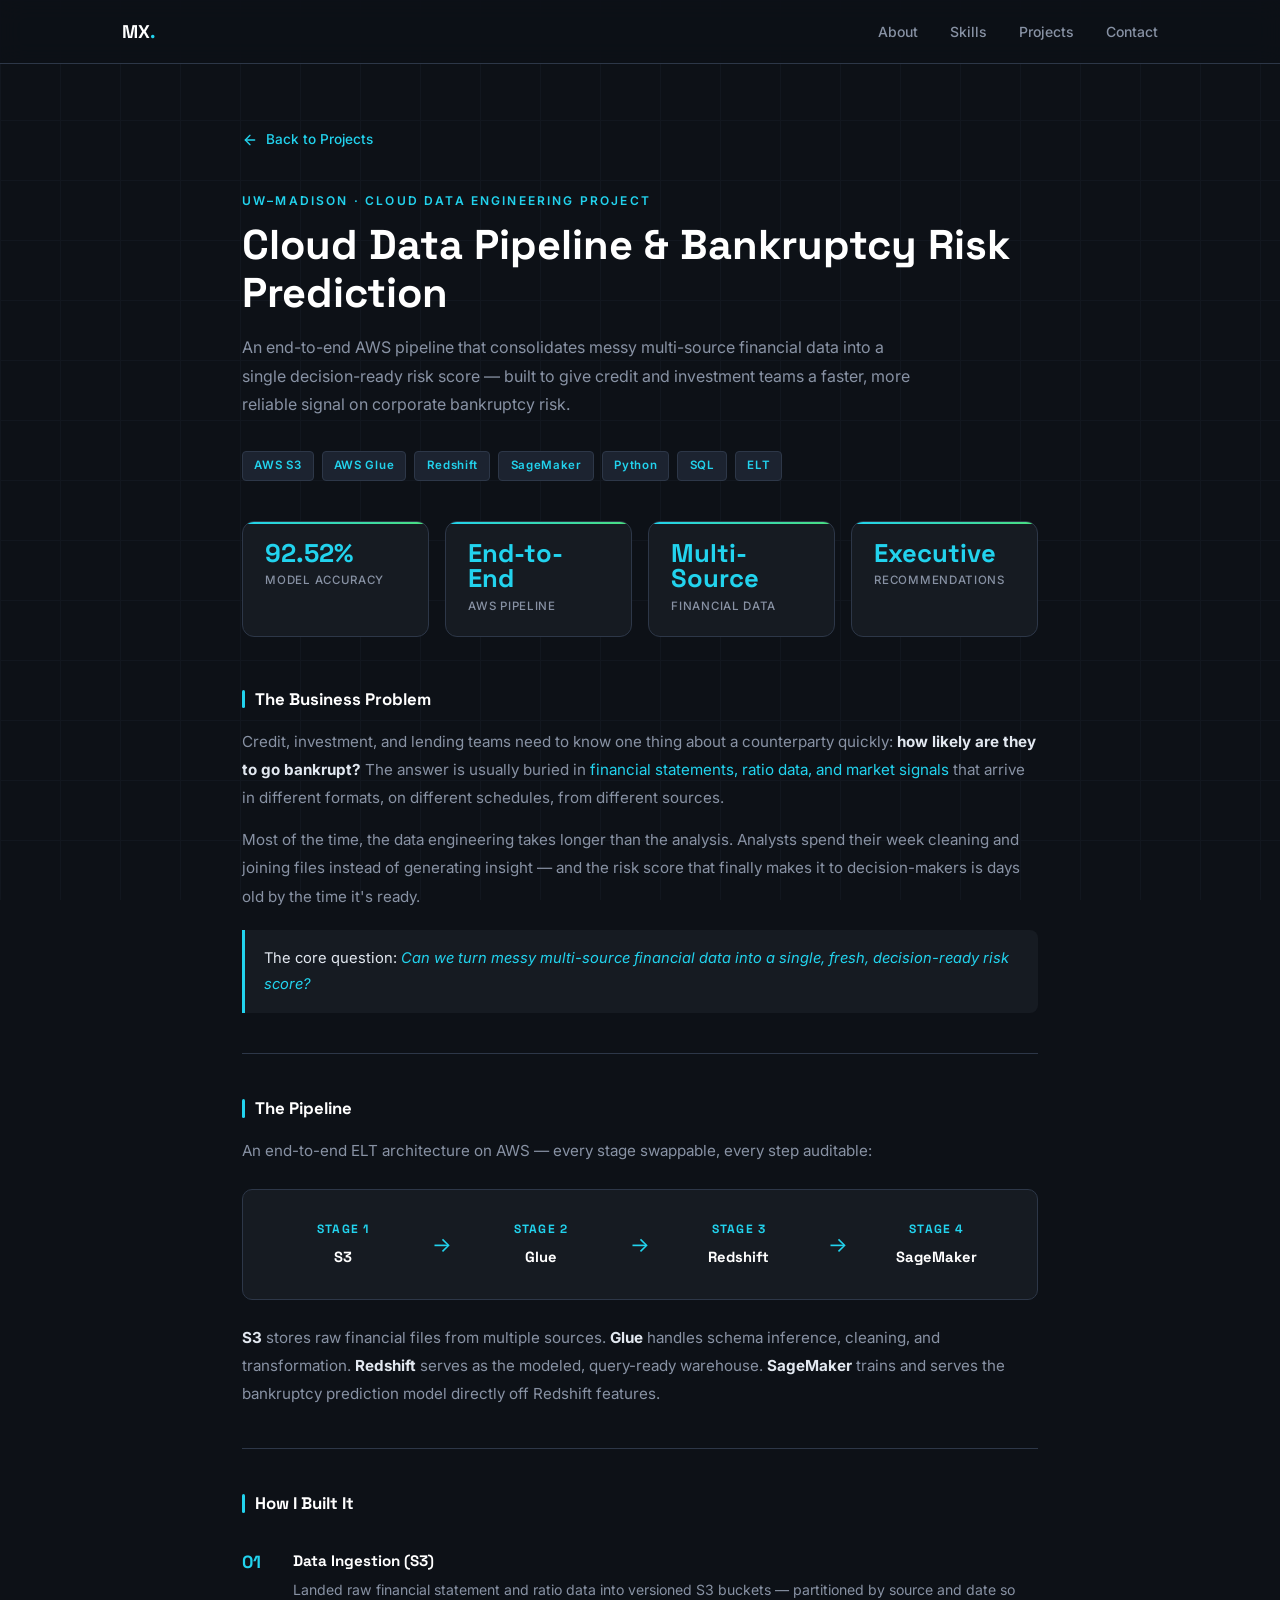
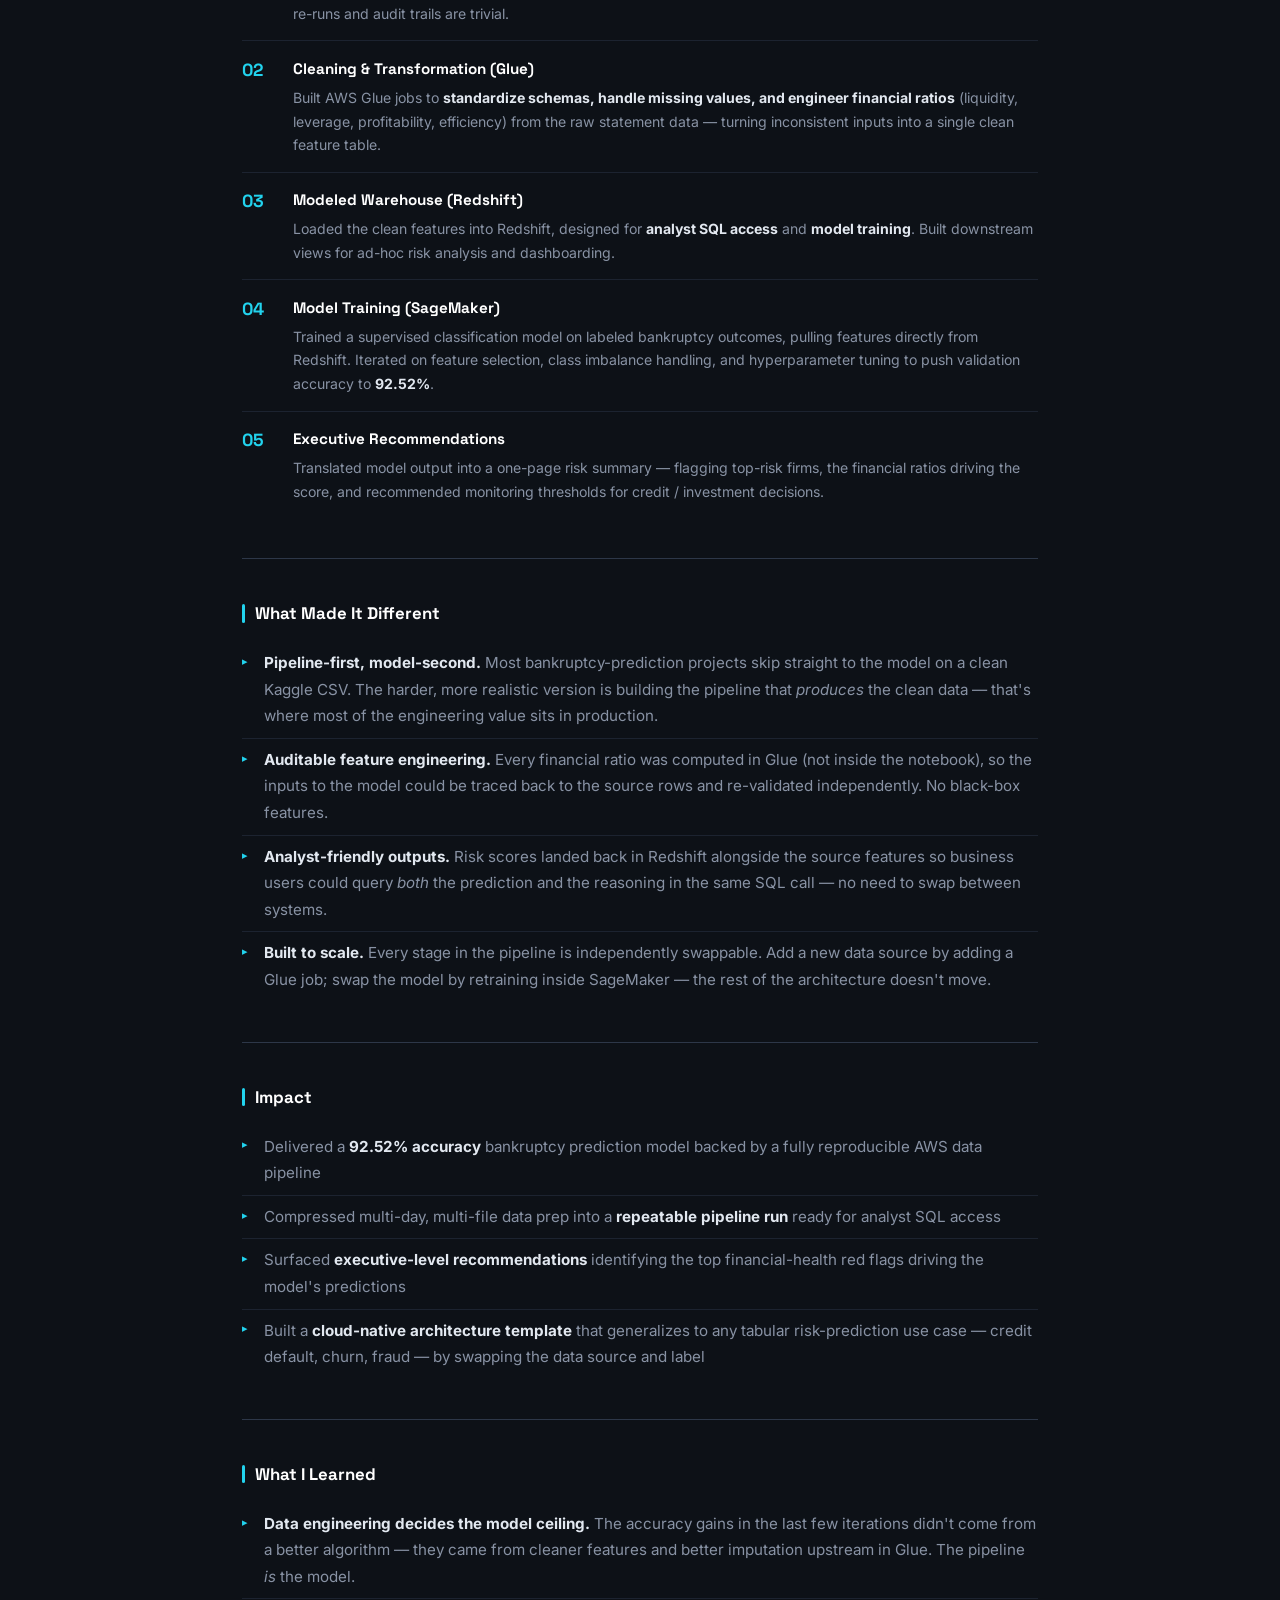
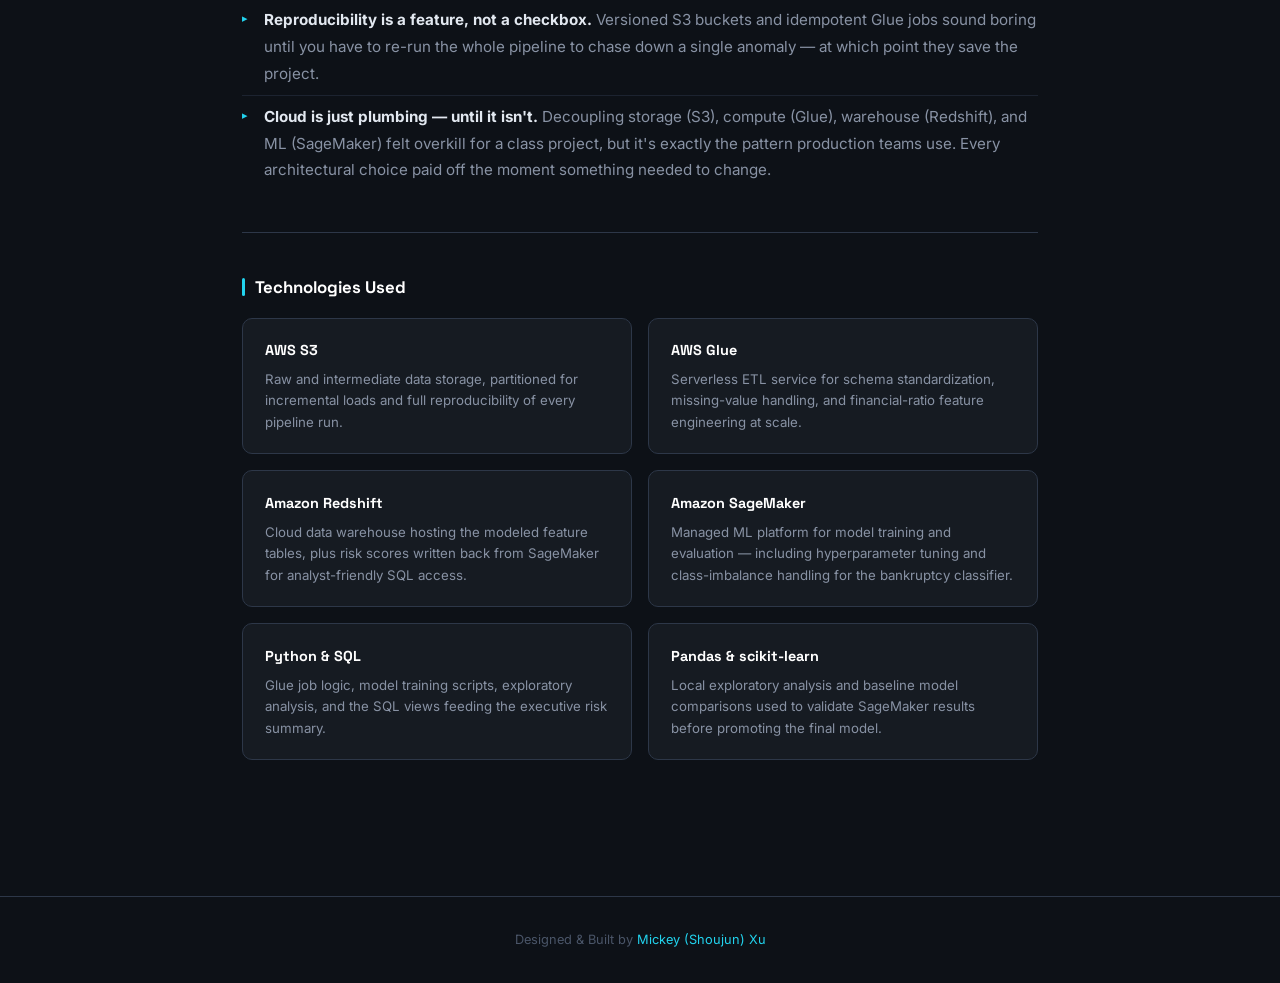
<file: cloud-pipeline.html>
<!DOCTYPE html>
<html lang="en">
<head>
  <meta charset="UTF-8" />
  <meta name="viewport" content="width=device-width, initial-scale=1.0" />
  <title>Cloud Data Pipeline &amp; Bankruptcy Prediction | Mickey Xu</title>
  <meta name="description" content="End-to-end AWS ELT pipeline (S3 → Glue → Redshift → SageMaker) feeding a corporate bankruptcy prediction model with 92.52% accuracy — built to consolidate messy multi-source financial data into a single decision-ready risk score." />
  <link rel="preconnect" href="https://fonts.googleapis.com" />
  <link rel="preconnect" href="https://fonts.gstatic.com" crossorigin />
  <link href="https://fonts.googleapis.com/css2?family=Inter:wght@300;400;500;600;700&family=Space+Grotesk:wght@400;600;700&display=swap" rel="stylesheet" />
  <style>
    *, *::before, *::after { box-sizing: border-box; margin: 0; padding: 0; }
    :root {
      --bg: #0d1117; --surface: #161b22; --surface2: #1c2330;
      --border: #2d3748; --cyan: #22d3ee; --cyan-dim: #0891b2;
      --cyan-glow: rgba(34,211,238,0.12); --green: #4ade80;
      --text: #e2e8f0; --text-muted: #8892a4; --text-dim: #4a5568; --white: #ffffff;
    }
    html { scroll-behavior: smooth; }
    body { font-family: 'Inter', sans-serif; background: var(--bg); color: var(--text); line-height: 1.7; overflow-x: hidden; }
    a { color: inherit; text-decoration: none; }
    ul { list-style: none; }
    ::-webkit-scrollbar { width: 6px; }
    ::-webkit-scrollbar-track { background: var(--bg); }
    ::-webkit-scrollbar-thumb { background: var(--cyan-dim); border-radius: 3px; }
    .container { max-width: 860px; margin: 0 auto; padding: 0 2rem; }
    body::before {
      content: ''; position: fixed; inset: 0;
      background-image: linear-gradient(var(--border) 1px, transparent 1px), linear-gradient(90deg, var(--border) 1px, transparent 1px);
      background-size: 60px 60px; opacity: 0.18; pointer-events: none; z-index: 0;
    }
    body > * { position: relative; z-index: 1; }
    .navbar { position: fixed; top: 0; left: 0; right: 0; z-index: 100; padding: 1rem 0; background: rgba(13,17,23,0.92); backdrop-filter: blur(12px); border-bottom: 1px solid var(--border); }
    .nav-inner { max-width: 1100px; margin: 0 auto; padding: 0 2rem; display: flex; align-items: center; justify-content: space-between; }
    .logo { font-family: 'Space Grotesk', sans-serif; font-size: 1.15rem; font-weight: 700; color: var(--white); }
    .logo span { color: var(--cyan); }
    .nav-links { display: flex; gap: 2rem; align-items: center; }
    .nav-links a { font-size: 0.875rem; font-weight: 500; color: var(--text-muted); transition: color 0.2s; }
    .nav-links a:hover { color: var(--cyan); }
    .page { padding: 8rem 0 6rem; }
    .back-link { display: inline-flex; align-items: center; gap: 0.5rem; color: var(--cyan); font-size: 0.85rem; font-weight: 500; margin-bottom: 2.5rem; transition: gap 0.2s; }
    .back-link:hover { gap: 0.8rem; }
    .proj-eyebrow { font-size: 0.75rem; font-weight: 600; letter-spacing: 0.18em; text-transform: uppercase; color: var(--cyan); margin-bottom: 0.6rem; }
    .proj-title { font-family: 'Space Grotesk', sans-serif; font-size: clamp(1.8rem, 4vw, 2.6rem); font-weight: 700; color: var(--white); line-height: 1.15; margin-bottom: 1rem; }
    .proj-subtitle { color: var(--text-muted); font-size: 1rem; margin-bottom: 2rem; line-height: 1.8; max-width: 680px; }
    .tech-row { display: flex; flex-wrap: wrap; gap: 0.5rem; margin-bottom: 2.5rem; }
    .tech-chip { font-size: 0.72rem; padding: 0.25rem 0.7rem; border-radius: 4px; background: var(--surface2); border: 1px solid var(--border); color: var(--cyan); font-weight: 600; letter-spacing: 0.06em; }
    .stats-row { display: grid; grid-template-columns: repeat(auto-fit, minmax(160px, 1fr)); gap: 1rem; margin-bottom: 3rem; }
    .stat-card { background: var(--surface); border: 1px solid var(--border); border-radius: 12px; padding: 1.2rem 1.4rem; position: relative; overflow: hidden; }
    .stat-card::after { content: ''; position: absolute; top: 0; left: 0; right: 0; height: 2px; background: linear-gradient(90deg, var(--cyan), var(--green)); }
    .stat-value { font-family: 'Space Grotesk', sans-serif; font-size: 1.6rem; font-weight: 700; color: var(--cyan); line-height: 1; margin-bottom: 0.3rem; }
    .stat-label { font-size: 0.72rem; color: var(--text-muted); font-weight: 500; text-transform: uppercase; letter-spacing: 0.06em; }
    .proj-section { margin-bottom: 2.5rem; }
    .proj-section-title { font-family: 'Space Grotesk', sans-serif; font-size: 1.05rem; font-weight: 700; color: var(--white); margin-bottom: 0.9rem; display: flex; align-items: center; gap: 0.6rem; }
    .proj-section-title::before { content: ''; display: inline-block; width: 3px; height: 1.1em; background: var(--cyan); border-radius: 2px; }
    .proj-section p { color: var(--text-muted); font-size: 0.95rem; line-height: 1.85; margin-bottom: 0.9rem; }
    .proj-section p strong { color: var(--text); }
    .proj-section p em { color: var(--cyan); font-style: normal; }
    .proj-list { padding-left: 0; margin-top: 0.6rem; }
    .proj-list li { color: var(--text-muted); font-size: 0.95rem; padding: 0.5rem 0 0.5rem 1.4rem; position: relative; line-height: 1.75; border-bottom: 1px solid var(--surface2); }
    .proj-list li:last-child { border-bottom: none; }
    .proj-list li::before { content: '▸'; position: absolute; left: 0; color: var(--cyan); font-size: 0.7rem; top: 0.62rem; }
    .proj-list li strong { color: var(--text); }
    .data-cards { display: grid; grid-template-columns: repeat(auto-fit, minmax(220px, 1fr)); gap: 1rem; margin-top: 1rem; }
    .data-card { background: var(--surface); border: 1px solid var(--border); border-radius: 10px; padding: 1.2rem; }
    .data-card-title { font-family: 'Space Grotesk', sans-serif; font-size: 0.8rem; font-weight: 700; color: var(--cyan); text-transform: uppercase; letter-spacing: 0.08em; margin-bottom: 0.5rem; }
    .data-card-desc { font-size: 0.83rem; color: var(--text-muted); line-height: 1.65; }
    .tech-cards { display: grid; grid-template-columns: 1fr 1fr; gap: 1rem; margin-top: 1rem; }
    .tech-card { background: var(--surface); border: 1px solid var(--border); border-radius: 10px; padding: 1.2rem 1.4rem; }
    .tech-card-name { font-family: 'Space Grotesk', sans-serif; font-weight: 700; color: var(--white); font-size: 0.9rem; margin-bottom: 0.4rem; }
    .tech-card-desc { font-size: 0.83rem; color: var(--text-muted); line-height: 1.65; }
    .flow-steps { margin-top: 1rem; }
    .flow-step { display: grid; grid-template-columns: 2.2rem 1fr; gap: 1rem; padding: 0.9rem 0; border-bottom: 1px solid var(--surface2); }
    .flow-step:last-child { border-bottom: none; }
    .flow-num { font-family: 'Space Grotesk', sans-serif; font-size: 1.1rem; font-weight: 700; color: var(--cyan); }
    .flow-body h4 { font-family: 'Space Grotesk', sans-serif; font-size: 0.95rem; font-weight: 700; color: var(--white); margin-bottom: 0.25rem; }
    .flow-body p { font-size: 0.88rem; color: var(--text-muted); line-height: 1.7; margin: 0; }
    .callout { border-left: 3px solid var(--cyan); background: var(--surface); padding: 1rem 1.2rem; border-radius: 0 8px 8px 0; margin: 1.2rem 0; }
    .callout p { font-size: 0.92rem; color: var(--text); margin: 0; line-height: 1.75; }
    .callout p em { color: var(--cyan); font-style: italic; }
    /* Pipeline diagram */
    .pipeline { display: flex; align-items: center; justify-content: space-between; flex-wrap: wrap; gap: 0.5rem; margin: 1.5rem 0; padding: 1.2rem; background: var(--surface); border: 1px solid var(--border); border-radius: 10px; }
    .pipeline-stage { flex: 1; min-width: 110px; text-align: center; padding: 0.6rem 0.4rem; }
    .pipeline-icon { font-family: 'Space Grotesk', sans-serif; font-size: 0.75rem; font-weight: 700; color: var(--cyan); letter-spacing: 0.1em; text-transform: uppercase; margin-bottom: 0.35rem; }
    .pipeline-name { font-family: 'Space Grotesk', sans-serif; font-weight: 700; color: var(--white); font-size: 0.92rem; }
    .pipeline-arrow { color: var(--cyan); font-size: 1.3rem; flex: 0 0 auto; }
    @media (max-width: 640px) {
      .pipeline { flex-direction: column; }
      .pipeline-arrow { transform: rotate(90deg); }
    }
    .divider { border: none; border-top: 1px solid var(--border); margin: 2.5rem 0; }
    footer { padding: 2rem 0; border-top: 1px solid var(--border); text-align: center; }
    .footer-credit { font-size: 0.8rem; color: var(--text-dim); }
    .footer-credit span { color: var(--cyan); }
    @media (max-width: 640px) { .tech-cards { grid-template-columns: 1fr; } }
  </style>
</head>
<body>

  <nav class="navbar">
    <div class="nav-inner">
      <a href="index.html" class="logo">MX<span>.</span></a>
      <ul class="nav-links">
        <li><a href="index.html#about">About</a></li>
        <li><a href="index.html#skills">Skills</a></li>
        <li><a href="index.html#projects">Projects</a></li>
        <li><a href="index.html#contact">Contact</a></li>
      </ul>
    </div>
  </nav>

  <main class="page">
    <div class="container">

      <a href="index.html#projects" class="back-link">
        <svg width="16" height="16" viewBox="0 0 24 24" fill="none" stroke="currentColor" stroke-width="2" stroke-linecap="round" stroke-linejoin="round"><line x1="19" y1="12" x2="5" y2="12"></line><polyline points="12 19 5 12 12 5"></polyline></svg>
        Back to Projects
      </a>

      <p class="proj-eyebrow">UW–Madison · Cloud Data Engineering Project</p>
      <h1 class="proj-title">Cloud Data Pipeline &amp; Bankruptcy Risk Prediction</h1>
      <p class="proj-subtitle">An end-to-end AWS pipeline that consolidates messy multi-source financial data into a single decision-ready risk score — built to give credit and investment teams a faster, more reliable signal on corporate bankruptcy risk.</p>

      <div class="tech-row">
        <span class="tech-chip">AWS S3</span>
        <span class="tech-chip">AWS Glue</span>
        <span class="tech-chip">Redshift</span>
        <span class="tech-chip">SageMaker</span>
        <span class="tech-chip">Python</span>
        <span class="tech-chip">SQL</span>
        <span class="tech-chip">ELT</span>
      </div>

      <div class="stats-row">
        <div class="stat-card">
          <div class="stat-value">92.52%</div>
          <div class="stat-label">Model Accuracy</div>
        </div>
        <div class="stat-card">
          <div class="stat-value">End-to-End</div>
          <div class="stat-label">AWS Pipeline</div>
        </div>
        <div class="stat-card">
          <div class="stat-value">Multi-Source</div>
          <div class="stat-label">Financial Data</div>
        </div>
        <div class="stat-card">
          <div class="stat-value">Executive</div>
          <div class="stat-label">Recommendations</div>
        </div>
      </div>

      <div class="proj-section">
        <h2 class="proj-section-title">The Business Problem</h2>
        <p>Credit, investment, and lending teams need to know one thing about a counterparty quickly: <strong>how likely are they to go bankrupt?</strong> The answer is usually buried in <em>financial statements, ratio data, and market signals</em> that arrive in different formats, on different schedules, from different sources.</p>
        <p>Most of the time, the data engineering takes longer than the analysis. Analysts spend their week cleaning and joining files instead of generating insight — and the risk score that finally makes it to decision-makers is days old by the time it's ready.</p>
        <div class="callout">
          <p>The core question: <em>Can we turn messy multi-source financial data into a single, fresh, decision-ready risk score?</em></p>
        </div>
      </div>

      <hr class="divider" />

      <div class="proj-section">
        <h2 class="proj-section-title">The Pipeline</h2>
        <p>An end-to-end ELT architecture on AWS — every stage swappable, every step auditable:</p>
        <div class="pipeline">
          <div class="pipeline-stage">
            <div class="pipeline-icon">Stage 1</div>
            <div class="pipeline-name">S3</div>
          </div>
          <div class="pipeline-arrow">→</div>
          <div class="pipeline-stage">
            <div class="pipeline-icon">Stage 2</div>
            <div class="pipeline-name">Glue</div>
          </div>
          <div class="pipeline-arrow">→</div>
          <div class="pipeline-stage">
            <div class="pipeline-icon">Stage 3</div>
            <div class="pipeline-name">Redshift</div>
          </div>
          <div class="pipeline-arrow">→</div>
          <div class="pipeline-stage">
            <div class="pipeline-icon">Stage 4</div>
            <div class="pipeline-name">SageMaker</div>
          </div>
        </div>
        <p><strong>S3</strong> stores raw financial files from multiple sources. <strong>Glue</strong> handles schema inference, cleaning, and transformation. <strong>Redshift</strong> serves as the modeled, query-ready warehouse. <strong>SageMaker</strong> trains and serves the bankruptcy prediction model directly off Redshift features.</p>
      </div>

      <hr class="divider" />

      <div class="proj-section">
        <h2 class="proj-section-title">How I Built It</h2>
        <div class="flow-steps">
          <div class="flow-step">
            <div class="flow-num">01</div>
            <div class="flow-body">
              <h4>Data Ingestion (S3)</h4>
              <p>Landed raw financial statement and ratio data into versioned S3 buckets — partitioned by source and date so re-runs and audit trails are trivial.</p>
            </div>
          </div>
          <div class="flow-step">
            <div class="flow-num">02</div>
            <div class="flow-body">
              <h4>Cleaning &amp; Transformation (Glue)</h4>
              <p>Built AWS Glue jobs to <strong>standardize schemas, handle missing values, and engineer financial ratios</strong> (liquidity, leverage, profitability, efficiency) from the raw statement data — turning inconsistent inputs into a single clean feature table.</p>
            </div>
          </div>
          <div class="flow-step">
            <div class="flow-num">03</div>
            <div class="flow-body">
              <h4>Modeled Warehouse (Redshift)</h4>
              <p>Loaded the clean features into Redshift, designed for <strong>analyst SQL access</strong> and <strong>model training</strong>. Built downstream views for ad-hoc risk analysis and dashboarding.</p>
            </div>
          </div>
          <div class="flow-step">
            <div class="flow-num">04</div>
            <div class="flow-body">
              <h4>Model Training (SageMaker)</h4>
              <p>Trained a supervised classification model on labeled bankruptcy outcomes, pulling features directly from Redshift. Iterated on feature selection, class imbalance handling, and hyperparameter tuning to push validation accuracy to <strong>92.52%</strong>.</p>
            </div>
          </div>
          <div class="flow-step">
            <div class="flow-num">05</div>
            <div class="flow-body">
              <h4>Executive Recommendations</h4>
              <p>Translated model output into a one-page risk summary — flagging top-risk firms, the financial ratios driving the score, and recommended monitoring thresholds for credit / investment decisions.</p>
            </div>
          </div>
        </div>
      </div>

      <hr class="divider" />

      <div class="proj-section">
        <h2 class="proj-section-title">What Made It Different</h2>
        <ul class="proj-list">
          <li><strong>Pipeline-first, model-second.</strong> Most bankruptcy-prediction projects skip straight to the model on a clean Kaggle CSV. The harder, more realistic version is building the pipeline that <em>produces</em> the clean data — that's where most of the engineering value sits in production.</li>
          <li><strong>Auditable feature engineering.</strong> Every financial ratio was computed in Glue (not inside the notebook), so the inputs to the model could be traced back to the source rows and re-validated independently. No black-box features.</li>
          <li><strong>Analyst-friendly outputs.</strong> Risk scores landed back in Redshift alongside the source features so business users could query <em>both</em> the prediction and the reasoning in the same SQL call — no need to swap between systems.</li>
          <li><strong>Built to scale.</strong> Every stage in the pipeline is independently swappable. Add a new data source by adding a Glue job; swap the model by retraining inside SageMaker — the rest of the architecture doesn't move.</li>
        </ul>
      </div>

      <hr class="divider" />

      <div class="proj-section">
        <h2 class="proj-section-title">Impact</h2>
        <ul class="proj-list">
          <li>Delivered a <strong>92.52% accuracy</strong> bankruptcy prediction model backed by a fully reproducible AWS data pipeline</li>
          <li>Compressed multi-day, multi-file data prep into a <strong>repeatable pipeline run</strong> ready for analyst SQL access</li>
          <li>Surfaced <strong>executive-level recommendations</strong> identifying the top financial-health red flags driving the model's predictions</li>
          <li>Built a <strong>cloud-native architecture template</strong> that generalizes to any tabular risk-prediction use case — credit default, churn, fraud — by swapping the data source and label</li>
        </ul>
      </div>

      <hr class="divider" />

      <div class="proj-section">
        <h2 class="proj-section-title">What I Learned</h2>
        <ul class="proj-list">
          <li><strong>Data engineering decides the model ceiling.</strong> The accuracy gains in the last few iterations didn't come from a better algorithm — they came from cleaner features and better imputation upstream in Glue. The pipeline <em>is</em> the model.</li>
          <li><strong>Reproducibility is a feature, not a checkbox.</strong> Versioned S3 buckets and idempotent Glue jobs sound boring until you have to re-run the whole pipeline to chase down a single anomaly — at which point they save the project.</li>
          <li><strong>Cloud is just plumbing — until it isn't.</strong> Decoupling storage (S3), compute (Glue), warehouse (Redshift), and ML (SageMaker) felt overkill for a class project, but it's exactly the pattern production teams use. Every architectural choice paid off the moment something needed to change.</li>
        </ul>
      </div>

      <hr class="divider" />

      <div class="proj-section">
        <h2 class="proj-section-title">Technologies Used</h2>
        <div class="tech-cards">
          <div class="tech-card">
            <div class="tech-card-name">AWS S3</div>
            <div class="tech-card-desc">Raw and intermediate data storage, partitioned for incremental loads and full reproducibility of every pipeline run.</div>
          </div>
          <div class="tech-card">
            <div class="tech-card-name">AWS Glue</div>
            <div class="tech-card-desc">Serverless ETL service for schema standardization, missing-value handling, and financial-ratio feature engineering at scale.</div>
          </div>
          <div class="tech-card">
            <div class="tech-card-name">Amazon Redshift</div>
            <div class="tech-card-desc">Cloud data warehouse hosting the modeled feature tables, plus risk scores written back from SageMaker for analyst-friendly SQL access.</div>
          </div>
          <div class="tech-card">
            <div class="tech-card-name">Amazon SageMaker</div>
            <div class="tech-card-desc">Managed ML platform for model training and evaluation — including hyperparameter tuning and class-imbalance handling for the bankruptcy classifier.</div>
          </div>
          <div class="tech-card">
            <div class="tech-card-name">Python &amp; SQL</div>
            <div class="tech-card-desc">Glue job logic, model training scripts, exploratory analysis, and the SQL views feeding the executive risk summary.</div>
          </div>
          <div class="tech-card">
            <div class="tech-card-name">Pandas &amp; scikit-learn</div>
            <div class="tech-card-desc">Local exploratory analysis and baseline model comparisons used to validate SageMaker results before promoting the final model.</div>
          </div>
        </div>
      </div>

    </div>
  </main>

  <footer>
    <div class="footer-credit">Designed &amp; Built by <span>Mickey (Shoujun) Xu</span></div>
  </footer>

</body>
</html>
</file>
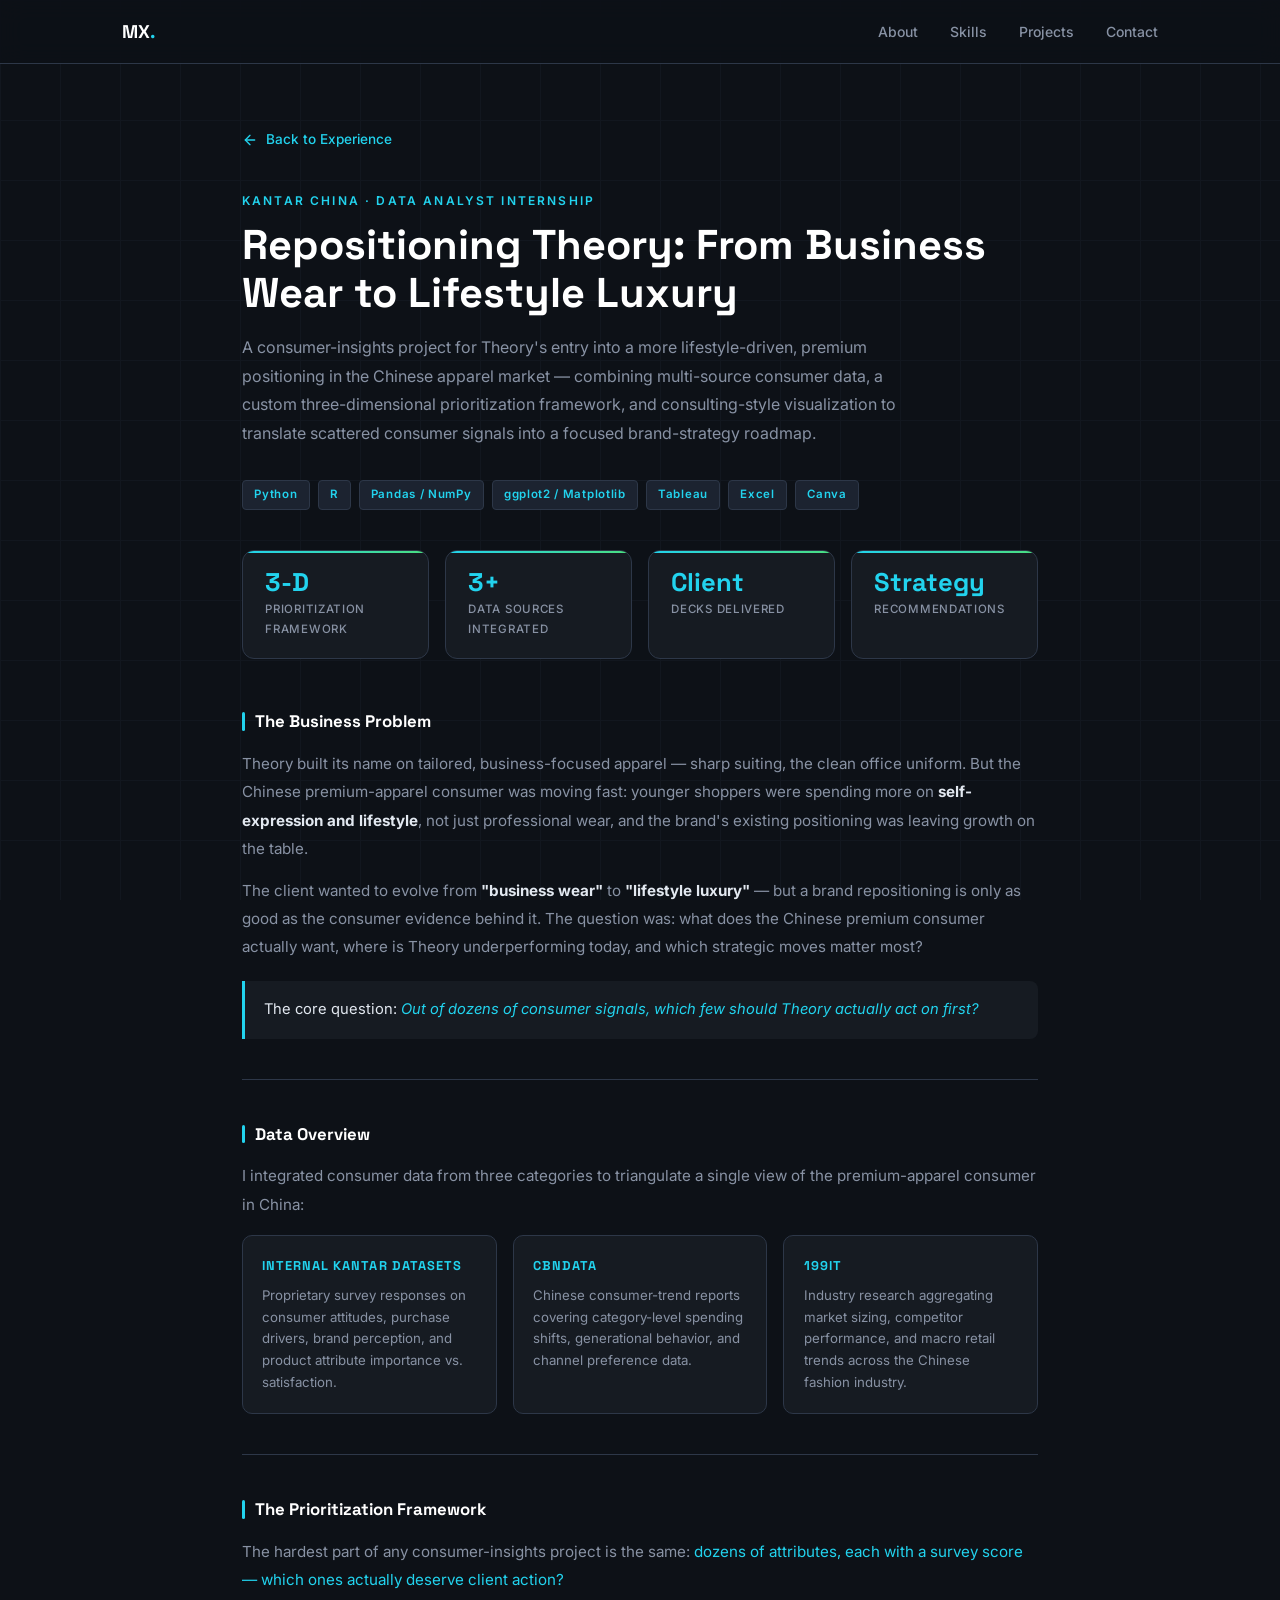
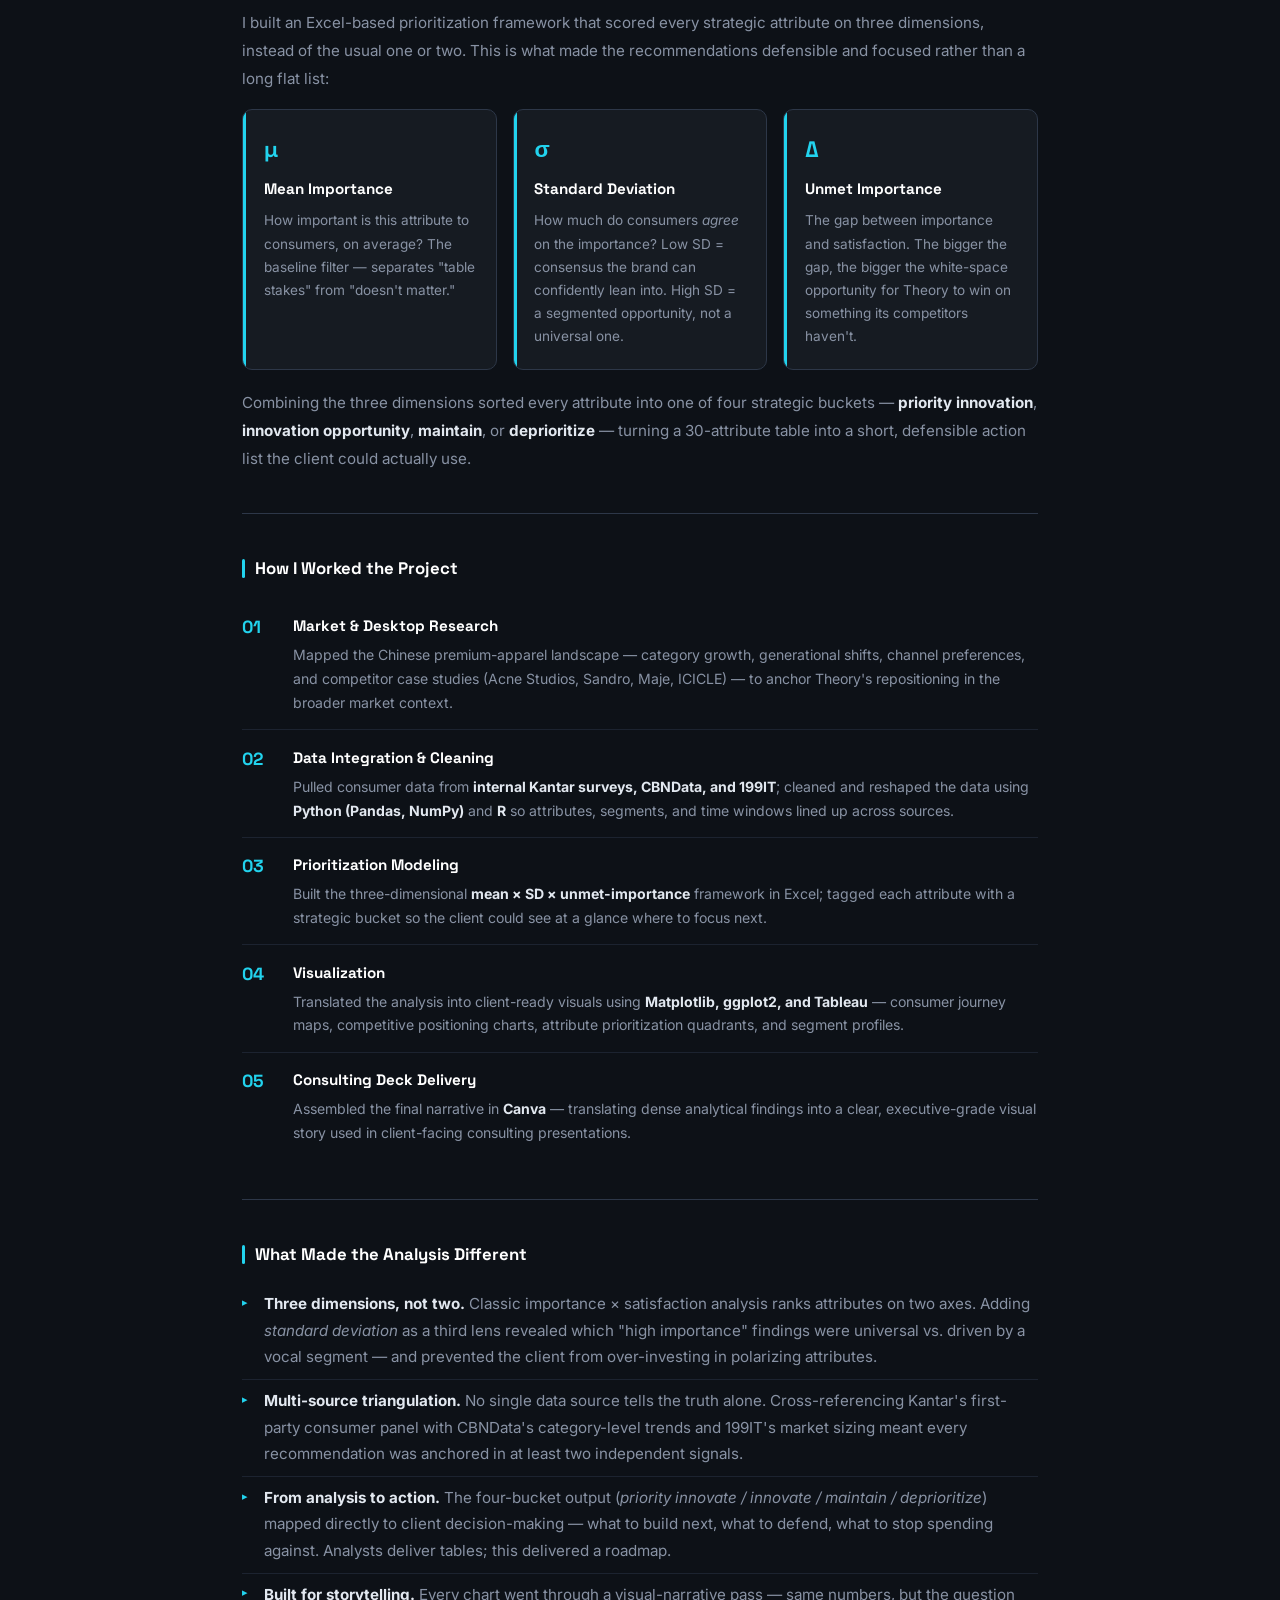
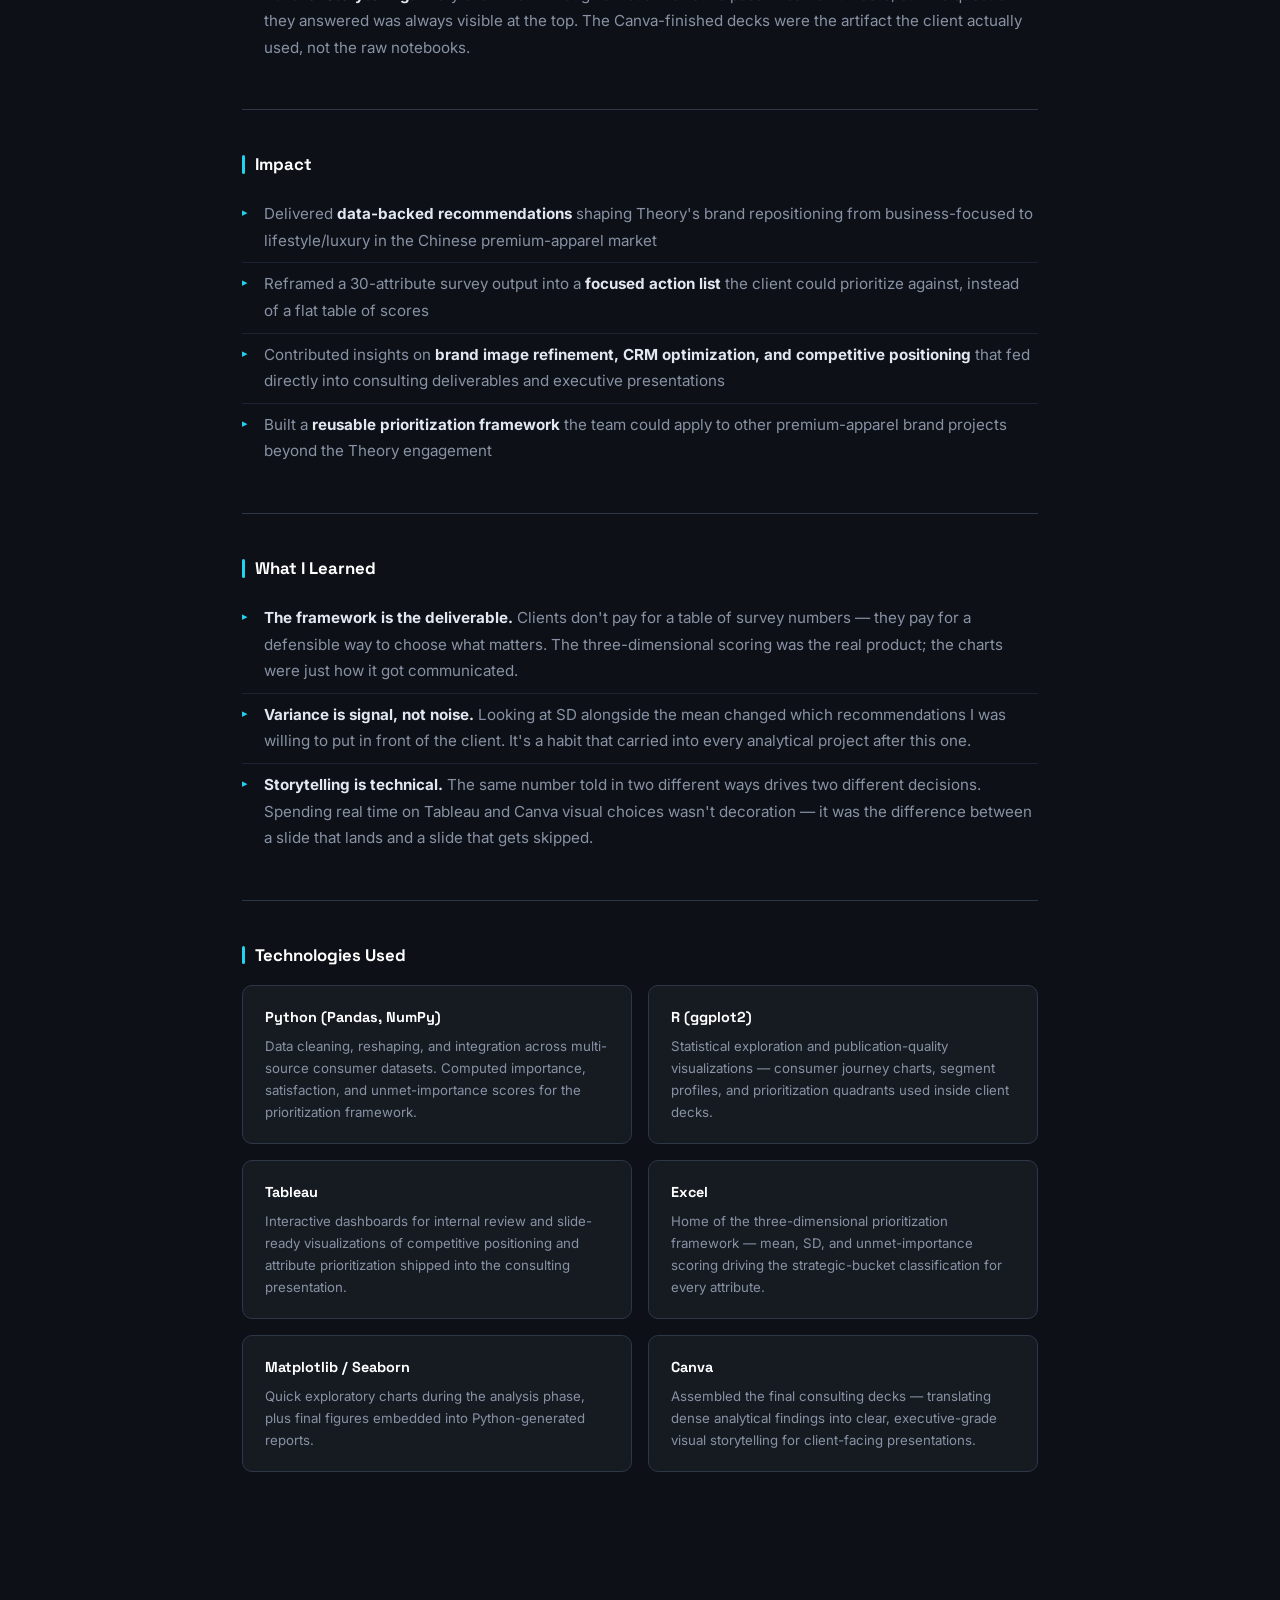
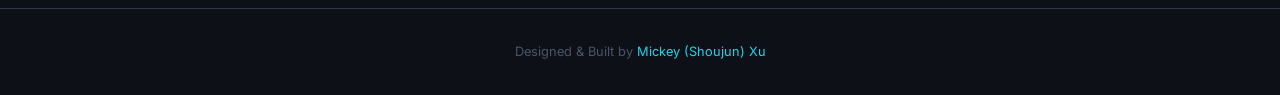
<file: kantar-theory.html>
<!DOCTYPE html>
<html lang="en">
<head>
  <meta charset="UTF-8" />
  <meta name="viewport" content="width=device-width, initial-scale=1.0" />
  <title>Theory Brand Repositioning · Kantar China | Mickey Xu</title>
  <meta name="description" content="Kantar China internship — consumer behavior and brand perception analysis informing Theory's repositioning from business-focused apparel to lifestyle luxury in the Chinese premium market, built on a custom three-dimensional prioritization framework." />
  <link rel="preconnect" href="https://fonts.googleapis.com" />
  <link rel="preconnect" href="https://fonts.gstatic.com" crossorigin />
  <link href="https://fonts.googleapis.com/css2?family=Inter:wght@300;400;500;600;700&family=Space+Grotesk:wght@400;600;700&display=swap" rel="stylesheet" />
  <style>
    *, *::before, *::after { box-sizing: border-box; margin: 0; padding: 0; }
    :root {
      --bg: #0d1117; --surface: #161b22; --surface2: #1c2330;
      --border: #2d3748; --cyan: #22d3ee; --cyan-dim: #0891b2;
      --cyan-glow: rgba(34,211,238,0.12); --green: #4ade80;
      --text: #e2e8f0; --text-muted: #8892a4; --text-dim: #4a5568; --white: #ffffff;
    }
    html { scroll-behavior: smooth; }
    body { font-family: 'Inter', sans-serif; background: var(--bg); color: var(--text); line-height: 1.7; overflow-x: hidden; }
    a { color: inherit; text-decoration: none; }
    ul { list-style: none; }
    ::-webkit-scrollbar { width: 6px; }
    ::-webkit-scrollbar-track { background: var(--bg); }
    ::-webkit-scrollbar-thumb { background: var(--cyan-dim); border-radius: 3px; }
    .container { max-width: 860px; margin: 0 auto; padding: 0 2rem; }
    body::before {
      content: ''; position: fixed; inset: 0;
      background-image: linear-gradient(var(--border) 1px, transparent 1px), linear-gradient(90deg, var(--border) 1px, transparent 1px);
      background-size: 60px 60px; opacity: 0.18; pointer-events: none; z-index: 0;
    }
    body > * { position: relative; z-index: 1; }
    .navbar { position: fixed; top: 0; left: 0; right: 0; z-index: 100; padding: 1rem 0; background: rgba(13,17,23,0.92); backdrop-filter: blur(12px); border-bottom: 1px solid var(--border); }
    .nav-inner { max-width: 1100px; margin: 0 auto; padding: 0 2rem; display: flex; align-items: center; justify-content: space-between; }
    .logo { font-family: 'Space Grotesk', sans-serif; font-size: 1.15rem; font-weight: 700; color: var(--white); }
    .logo span { color: var(--cyan); }
    .nav-links { display: flex; gap: 2rem; align-items: center; }
    .nav-links a { font-size: 0.875rem; font-weight: 500; color: var(--text-muted); transition: color 0.2s; }
    .nav-links a:hover { color: var(--cyan); }
    .page { padding: 8rem 0 6rem; }
    .back-link { display: inline-flex; align-items: center; gap: 0.5rem; color: var(--cyan); font-size: 0.85rem; font-weight: 500; margin-bottom: 2.5rem; transition: gap 0.2s; }
    .back-link:hover { gap: 0.8rem; }
    .proj-eyebrow { font-size: 0.75rem; font-weight: 600; letter-spacing: 0.18em; text-transform: uppercase; color: var(--cyan); margin-bottom: 0.6rem; }
    .proj-title { font-family: 'Space Grotesk', sans-serif; font-size: clamp(1.8rem, 4vw, 2.6rem); font-weight: 700; color: var(--white); line-height: 1.15; margin-bottom: 1rem; }
    .proj-subtitle { color: var(--text-muted); font-size: 1rem; margin-bottom: 2rem; line-height: 1.8; max-width: 680px; }
    .tech-row { display: flex; flex-wrap: wrap; gap: 0.5rem; margin-bottom: 2.5rem; }
    .tech-chip { font-size: 0.72rem; padding: 0.25rem 0.7rem; border-radius: 4px; background: var(--surface2); border: 1px solid var(--border); color: var(--cyan); font-weight: 600; letter-spacing: 0.06em; }
    .stats-row { display: grid; grid-template-columns: repeat(auto-fit, minmax(160px, 1fr)); gap: 1rem; margin-bottom: 3rem; }
    .stat-card { background: var(--surface); border: 1px solid var(--border); border-radius: 12px; padding: 1.2rem 1.4rem; position: relative; overflow: hidden; }
    .stat-card::after { content: ''; position: absolute; top: 0; left: 0; right: 0; height: 2px; background: linear-gradient(90deg, var(--cyan), var(--green)); }
    .stat-value { font-family: 'Space Grotesk', sans-serif; font-size: 1.6rem; font-weight: 700; color: var(--cyan); line-height: 1; margin-bottom: 0.3rem; }
    .stat-label { font-size: 0.72rem; color: var(--text-muted); font-weight: 500; text-transform: uppercase; letter-spacing: 0.06em; }
    .proj-section { margin-bottom: 2.5rem; }
    .proj-section-title { font-family: 'Space Grotesk', sans-serif; font-size: 1.05rem; font-weight: 700; color: var(--white); margin-bottom: 0.9rem; display: flex; align-items: center; gap: 0.6rem; }
    .proj-section-title::before { content: ''; display: inline-block; width: 3px; height: 1.1em; background: var(--cyan); border-radius: 2px; }
    .proj-section p { color: var(--text-muted); font-size: 0.95rem; line-height: 1.85; margin-bottom: 0.9rem; }
    .proj-section p strong { color: var(--text); }
    .proj-section p em { color: var(--cyan); font-style: normal; }
    .proj-list { padding-left: 0; margin-top: 0.6rem; }
    .proj-list li { color: var(--text-muted); font-size: 0.95rem; padding: 0.5rem 0 0.5rem 1.4rem; position: relative; line-height: 1.75; border-bottom: 1px solid var(--surface2); }
    .proj-list li:last-child { border-bottom: none; }
    .proj-list li::before { content: '▸'; position: absolute; left: 0; color: var(--cyan); font-size: 0.7rem; top: 0.62rem; }
    .proj-list li strong { color: var(--text); }
    .data-cards { display: grid; grid-template-columns: repeat(auto-fit, minmax(220px, 1fr)); gap: 1rem; margin-top: 1rem; }
    .data-card { background: var(--surface); border: 1px solid var(--border); border-radius: 10px; padding: 1.2rem; }
    .data-card-title { font-family: 'Space Grotesk', sans-serif; font-size: 0.8rem; font-weight: 700; color: var(--cyan); text-transform: uppercase; letter-spacing: 0.08em; margin-bottom: 0.5rem; }
    .data-card-desc { font-size: 0.83rem; color: var(--text-muted); line-height: 1.65; }
    .tech-cards { display: grid; grid-template-columns: 1fr 1fr; gap: 1rem; margin-top: 1rem; }
    .tech-card { background: var(--surface); border: 1px solid var(--border); border-radius: 10px; padding: 1.2rem 1.4rem; }
    .tech-card-name { font-family: 'Space Grotesk', sans-serif; font-weight: 700; color: var(--white); font-size: 0.9rem; margin-bottom: 0.4rem; }
    .tech-card-desc { font-size: 0.83rem; color: var(--text-muted); line-height: 1.65; }
    .flow-steps { margin-top: 1rem; }
    .flow-step { display: grid; grid-template-columns: 2.2rem 1fr; gap: 1rem; padding: 0.9rem 0; border-bottom: 1px solid var(--surface2); }
    .flow-step:last-child { border-bottom: none; }
    .flow-num { font-family: 'Space Grotesk', sans-serif; font-size: 1.1rem; font-weight: 700; color: var(--cyan); }
    .flow-body h4 { font-family: 'Space Grotesk', sans-serif; font-size: 0.95rem; font-weight: 700; color: var(--white); margin-bottom: 0.25rem; }
    .flow-body p { font-size: 0.88rem; color: var(--text-muted); line-height: 1.7; margin: 0; }
    .callout { border-left: 3px solid var(--cyan); background: var(--surface); padding: 1rem 1.2rem; border-radius: 0 8px 8px 0; margin: 1.2rem 0; }
    .callout p { font-size: 0.92rem; color: var(--text); margin: 0; line-height: 1.75; }
    .callout p em { color: var(--cyan); font-style: italic; }
    .query-example { background: var(--surface); border: 1px solid var(--border); border-radius: 8px; padding: 0.9rem 1.1rem; font-family: 'Space Grotesk', sans-serif; font-size: 0.92rem; color: var(--text); margin: 0.8rem 0; }
    .query-example::before { content: '> '; color: var(--cyan); font-weight: 700; }
    /* Framework dimensions grid */
    .framework-grid { display: grid; grid-template-columns: repeat(auto-fit, minmax(220px, 1fr)); gap: 1rem; margin-top: 1rem; }
    .framework-card { background: var(--surface); border: 1px solid var(--border); border-radius: 10px; padding: 1.3rem; position: relative; overflow: hidden; }
    .framework-card::before { content: ''; position: absolute; top: 0; left: 0; bottom: 0; width: 3px; background: var(--cyan); }
    .framework-symbol { font-family: 'Space Grotesk', sans-serif; font-size: 1.4rem; font-weight: 700; color: var(--cyan); margin-bottom: 0.4rem; }
    .framework-name { font-family: 'Space Grotesk', sans-serif; font-size: 0.95rem; font-weight: 700; color: var(--white); margin-bottom: 0.5rem; }
    .framework-desc { font-size: 0.85rem; color: var(--text-muted); line-height: 1.7; }
    .divider { border: none; border-top: 1px solid var(--border); margin: 2.5rem 0; }
    footer { padding: 2rem 0; border-top: 1px solid var(--border); text-align: center; }
    .footer-credit { font-size: 0.8rem; color: var(--text-dim); }
    .footer-credit span { color: var(--cyan); }
    @media (max-width: 640px) { .tech-cards { grid-template-columns: 1fr; } }
  </style>
</head>
<body>

  <nav class="navbar">
    <div class="nav-inner">
      <a href="index.html" class="logo">MX<span>.</span></a>
      <ul class="nav-links">
        <li><a href="index.html#about">About</a></li>
        <li><a href="index.html#skills">Skills</a></li>
        <li><a href="index.html#projects">Projects</a></li>
        <li><a href="index.html#contact">Contact</a></li>
      </ul>
    </div>
  </nav>

  <main class="page">
    <div class="container">

      <a href="index.html#experience" class="back-link">
        <svg width="16" height="16" viewBox="0 0 24 24" fill="none" stroke="currentColor" stroke-width="2" stroke-linecap="round" stroke-linejoin="round"><line x1="19" y1="12" x2="5" y2="12"></line><polyline points="12 19 5 12 12 5"></polyline></svg>
        Back to Experience
      </a>

      <p class="proj-eyebrow">Kantar China · Data Analyst Internship</p>
      <h1 class="proj-title">Repositioning Theory: From Business Wear to Lifestyle Luxury</h1>
      <p class="proj-subtitle">A consumer-insights project for Theory's entry into a more lifestyle-driven, premium positioning in the Chinese apparel market — combining multi-source consumer data, a custom three-dimensional prioritization framework, and consulting-style visualization to translate scattered consumer signals into a focused brand-strategy roadmap.</p>

      <div class="tech-row">
        <span class="tech-chip">Python</span>
        <span class="tech-chip">R</span>
        <span class="tech-chip">Pandas / NumPy</span>
        <span class="tech-chip">ggplot2 / Matplotlib</span>
        <span class="tech-chip">Tableau</span>
        <span class="tech-chip">Excel</span>
        <span class="tech-chip">Canva</span>
      </div>

      <div class="stats-row">
        <div class="stat-card">
          <div class="stat-value">3-D</div>
          <div class="stat-label">Prioritization Framework</div>
        </div>
        <div class="stat-card">
          <div class="stat-value">3+</div>
          <div class="stat-label">Data Sources Integrated</div>
        </div>
        <div class="stat-card">
          <div class="stat-value">Client</div>
          <div class="stat-label">Decks Delivered</div>
        </div>
        <div class="stat-card">
          <div class="stat-value">Strategy</div>
          <div class="stat-label">Recommendations</div>
        </div>
      </div>

      <div class="proj-section">
        <h2 class="proj-section-title">The Business Problem</h2>
        <p>Theory built its name on tailored, business-focused apparel — sharp suiting, the clean office uniform. But the Chinese premium-apparel consumer was moving fast: younger shoppers were spending more on <strong>self-expression and lifestyle</strong>, not just professional wear, and the brand's existing positioning was leaving growth on the table.</p>
        <p>The client wanted to evolve from <strong>"business wear"</strong> to <strong>"lifestyle luxury"</strong> — but a brand repositioning is only as good as the consumer evidence behind it. The question was: what does the Chinese premium consumer actually want, where is Theory underperforming today, and which strategic moves matter most?</p>
        <div class="callout">
          <p>The core question: <em>Out of dozens of consumer signals, which few should Theory actually act on first?</em></p>
        </div>
      </div>

      <hr class="divider" />

      <div class="proj-section">
        <h2 class="proj-section-title">Data Overview</h2>
        <p>I integrated consumer data from three categories to triangulate a single view of the premium-apparel consumer in China:</p>
        <div class="data-cards">
          <div class="data-card">
            <div class="data-card-title">Internal Kantar Datasets</div>
            <div class="data-card-desc">Proprietary survey responses on consumer attitudes, purchase drivers, brand perception, and product attribute importance vs. satisfaction.</div>
          </div>
          <div class="data-card">
            <div class="data-card-title">CBNData</div>
            <div class="data-card-desc">Chinese consumer-trend reports covering category-level spending shifts, generational behavior, and channel preference data.</div>
          </div>
          <div class="data-card">
            <div class="data-card-title">199IT</div>
            <div class="data-card-desc">Industry research aggregating market sizing, competitor performance, and macro retail trends across the Chinese fashion industry.</div>
          </div>
        </div>
      </div>

      <hr class="divider" />

      <div class="proj-section">
        <h2 class="proj-section-title">The Prioritization Framework</h2>
        <p>The hardest part of any consumer-insights project is the same: <em>dozens of attributes, each with a survey score — which ones actually deserve client action?</em></p>
        <p>I built an Excel-based prioritization framework that scored every strategic attribute on three dimensions, instead of the usual one or two. This is what made the recommendations defensible and focused rather than a long flat list:</p>
        <div class="framework-grid">
          <div class="framework-card">
            <div class="framework-symbol">µ</div>
            <div class="framework-name">Mean Importance</div>
            <div class="framework-desc">How important is this attribute to consumers, on average? The baseline filter — separates "table stakes" from "doesn't matter."</div>
          </div>
          <div class="framework-card">
            <div class="framework-symbol">σ</div>
            <div class="framework-name">Standard Deviation</div>
            <div class="framework-desc">How much do consumers <em>agree</em> on the importance? Low SD = consensus the brand can confidently lean into. High SD = a segmented opportunity, not a universal one.</div>
          </div>
          <div class="framework-card">
            <div class="framework-symbol">Δ</div>
            <div class="framework-name">Unmet Importance</div>
            <div class="framework-desc">The gap between importance and satisfaction. The bigger the gap, the bigger the white-space opportunity for Theory to win on something its competitors haven't.</div>
          </div>
        </div>
        <p style="margin-top: 1.2rem;">Combining the three dimensions sorted every attribute into one of four strategic buckets — <strong>priority innovation</strong>, <strong>innovation opportunity</strong>, <strong>maintain</strong>, or <strong>deprioritize</strong> — turning a 30-attribute table into a short, defensible action list the client could actually use.</p>
      </div>

      <hr class="divider" />

      <div class="proj-section">
        <h2 class="proj-section-title">How I Worked the Project</h2>
        <div class="flow-steps">
          <div class="flow-step">
            <div class="flow-num">01</div>
            <div class="flow-body">
              <h4>Market &amp; Desktop Research</h4>
              <p>Mapped the Chinese premium-apparel landscape — category growth, generational shifts, channel preferences, and competitor case studies (Acne Studios, Sandro, Maje, ICICLE) — to anchor Theory's repositioning in the broader market context.</p>
            </div>
          </div>
          <div class="flow-step">
            <div class="flow-num">02</div>
            <div class="flow-body">
              <h4>Data Integration &amp; Cleaning</h4>
              <p>Pulled consumer data from <strong>internal Kantar surveys, CBNData, and 199IT</strong>; cleaned and reshaped the data using <strong>Python (Pandas, NumPy)</strong> and <strong>R</strong> so attributes, segments, and time windows lined up across sources.</p>
            </div>
          </div>
          <div class="flow-step">
            <div class="flow-num">03</div>
            <div class="flow-body">
              <h4>Prioritization Modeling</h4>
              <p>Built the three-dimensional <strong>mean × SD × unmet-importance</strong> framework in Excel; tagged each attribute with a strategic bucket so the client could see at a glance where to focus next.</p>
            </div>
          </div>
          <div class="flow-step">
            <div class="flow-num">04</div>
            <div class="flow-body">
              <h4>Visualization</h4>
              <p>Translated the analysis into client-ready visuals using <strong>Matplotlib, ggplot2, and Tableau</strong> — consumer journey maps, competitive positioning charts, attribute prioritization quadrants, and segment profiles.</p>
            </div>
          </div>
          <div class="flow-step">
            <div class="flow-num">05</div>
            <div class="flow-body">
              <h4>Consulting Deck Delivery</h4>
              <p>Assembled the final narrative in <strong>Canva</strong> — translating dense analytical findings into a clear, executive-grade visual story used in client-facing consulting presentations.</p>
            </div>
          </div>
        </div>
      </div>

      <hr class="divider" />

      <div class="proj-section">
        <h2 class="proj-section-title">What Made the Analysis Different</h2>
        <ul class="proj-list">
          <li><strong>Three dimensions, not two.</strong> Classic importance × satisfaction analysis ranks attributes on two axes. Adding <em>standard deviation</em> as a third lens revealed which "high importance" findings were universal vs. driven by a vocal segment — and prevented the client from over-investing in polarizing attributes.</li>
          <li><strong>Multi-source triangulation.</strong> No single data source tells the truth alone. Cross-referencing Kantar's first-party consumer panel with CBNData's category-level trends and 199IT's market sizing meant every recommendation was anchored in at least two independent signals.</li>
          <li><strong>From analysis to action.</strong> The four-bucket output (<em>priority innovate / innovate / maintain / deprioritize</em>) mapped directly to client decision-making — what to build next, what to defend, what to stop spending against. Analysts deliver tables; this delivered a roadmap.</li>
          <li><strong>Built for storytelling.</strong> Every chart went through a visual-narrative pass — same numbers, but the question they answered was always visible at the top. The Canva-finished decks were the artifact the client actually used, not the raw notebooks.</li>
        </ul>
      </div>

      <hr class="divider" />

      <div class="proj-section">
        <h2 class="proj-section-title">Impact</h2>
        <ul class="proj-list">
          <li>Delivered <strong>data-backed recommendations</strong> shaping Theory's brand repositioning from business-focused to lifestyle/luxury in the Chinese premium-apparel market</li>
          <li>Reframed a 30-attribute survey output into a <strong>focused action list</strong> the client could prioritize against, instead of a flat table of scores</li>
          <li>Contributed insights on <strong>brand image refinement, CRM optimization, and competitive positioning</strong> that fed directly into consulting deliverables and executive presentations</li>
          <li>Built a <strong>reusable prioritization framework</strong> the team could apply to other premium-apparel brand projects beyond the Theory engagement</li>
        </ul>
      </div>

      <hr class="divider" />

      <div class="proj-section">
        <h2 class="proj-section-title">What I Learned</h2>
        <ul class="proj-list">
          <li><strong>The framework is the deliverable.</strong> Clients don't pay for a table of survey numbers — they pay for a defensible way to choose what matters. The three-dimensional scoring was the real product; the charts were just how it got communicated.</li>
          <li><strong>Variance is signal, not noise.</strong> Looking at SD alongside the mean changed which recommendations I was willing to put in front of the client. It's a habit that carried into every analytical project after this one.</li>
          <li><strong>Storytelling is technical.</strong> The same number told in two different ways drives two different decisions. Spending real time on Tableau and Canva visual choices wasn't decoration — it was the difference between a slide that lands and a slide that gets skipped.</li>
        </ul>
      </div>

      <hr class="divider" />

      <div class="proj-section">
        <h2 class="proj-section-title">Technologies Used</h2>
        <div class="tech-cards">
          <div class="tech-card">
            <div class="tech-card-name">Python (Pandas, NumPy)</div>
            <div class="tech-card-desc">Data cleaning, reshaping, and integration across multi-source consumer datasets. Computed importance, satisfaction, and unmet-importance scores for the prioritization framework.</div>
          </div>
          <div class="tech-card">
            <div class="tech-card-name">R (ggplot2)</div>
            <div class="tech-card-desc">Statistical exploration and publication-quality visualizations — consumer journey charts, segment profiles, and prioritization quadrants used inside client decks.</div>
          </div>
          <div class="tech-card">
            <div class="tech-card-name">Tableau</div>
            <div class="tech-card-desc">Interactive dashboards for internal review and slide-ready visualizations of competitive positioning and attribute prioritization shipped into the consulting presentation.</div>
          </div>
          <div class="tech-card">
            <div class="tech-card-name">Excel</div>
            <div class="tech-card-desc">Home of the three-dimensional prioritization framework — mean, SD, and unmet-importance scoring driving the strategic-bucket classification for every attribute.</div>
          </div>
          <div class="tech-card">
            <div class="tech-card-name">Matplotlib / Seaborn</div>
            <div class="tech-card-desc">Quick exploratory charts during the analysis phase, plus final figures embedded into Python-generated reports.</div>
          </div>
          <div class="tech-card">
            <div class="tech-card-name">Canva</div>
            <div class="tech-card-desc">Assembled the final consulting decks — translating dense analytical findings into clear, executive-grade visual storytelling for client-facing presentations.</div>
          </div>
        </div>
      </div>

    </div>
  </main>

  <footer>
    <div class="footer-credit">Designed &amp; Built by <span>Mickey (Shoujun) Xu</span></div>
  </footer>

</body>
</html>
</file>
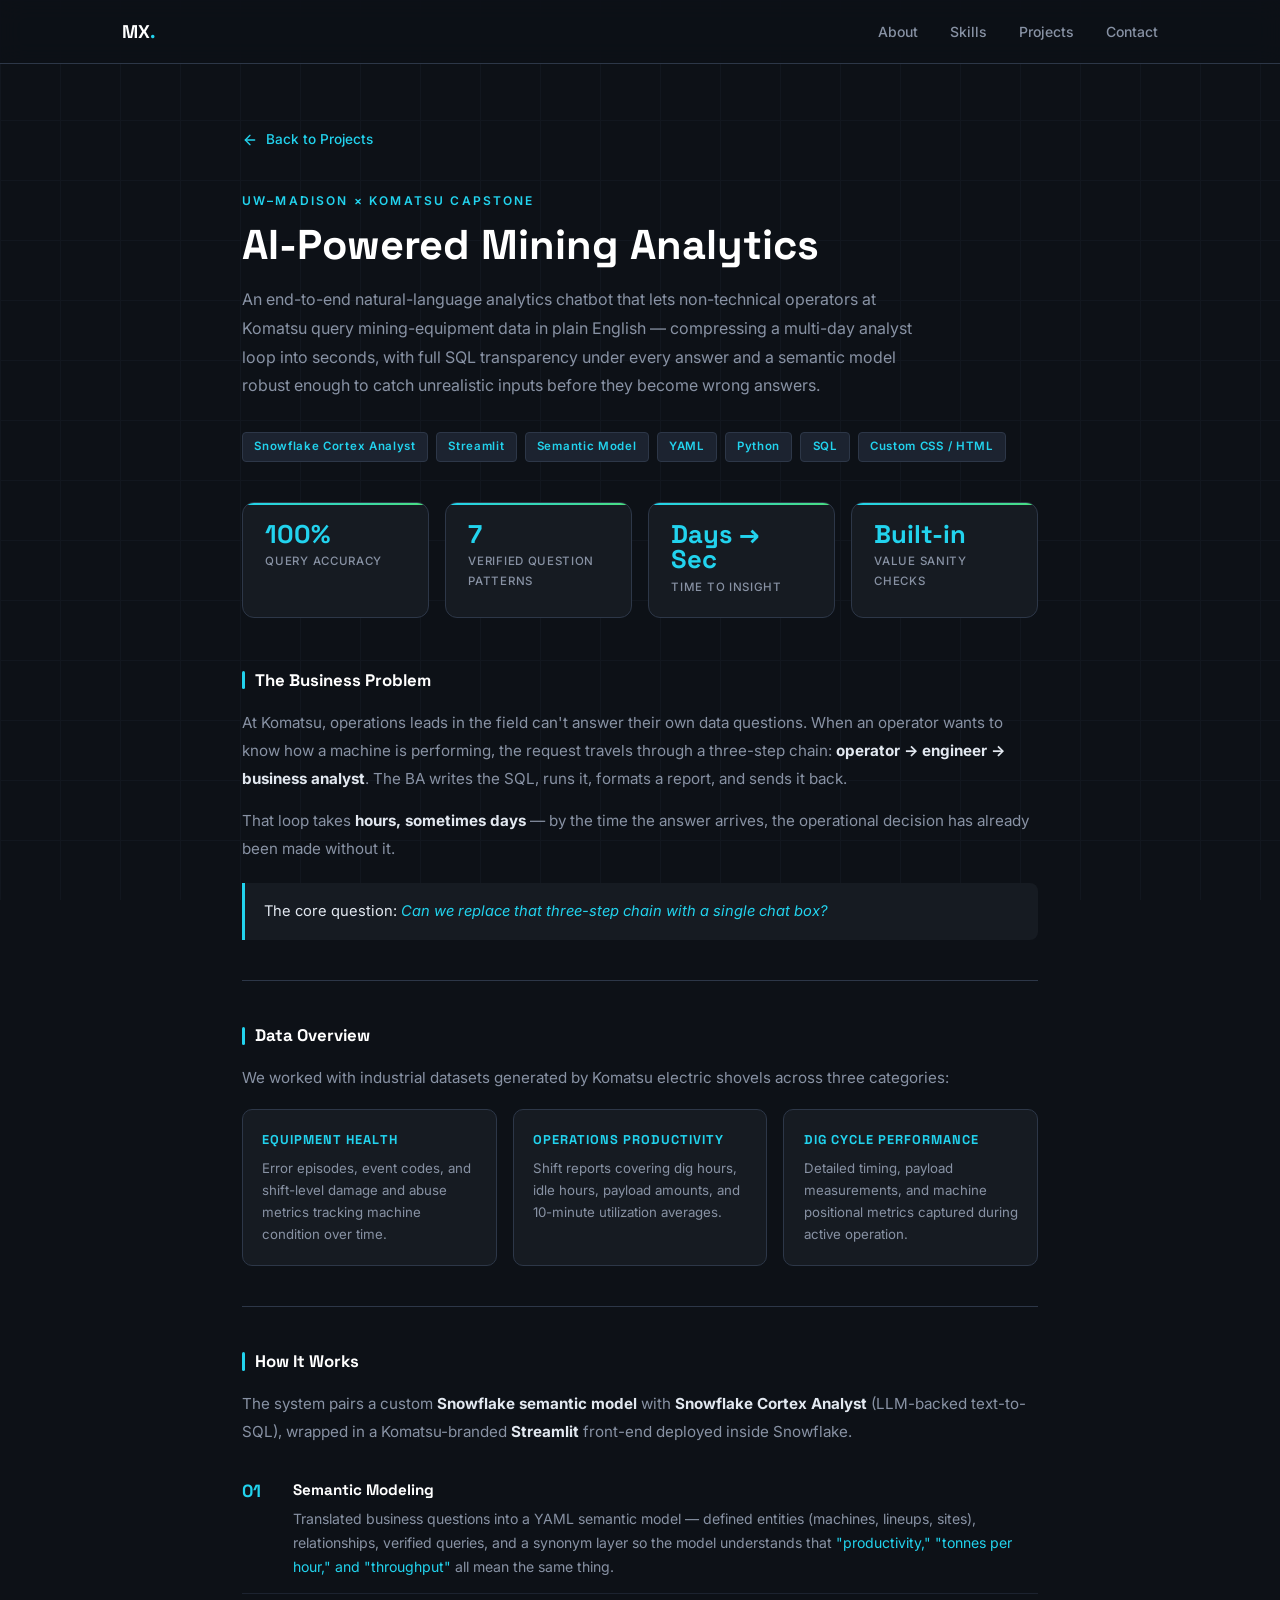
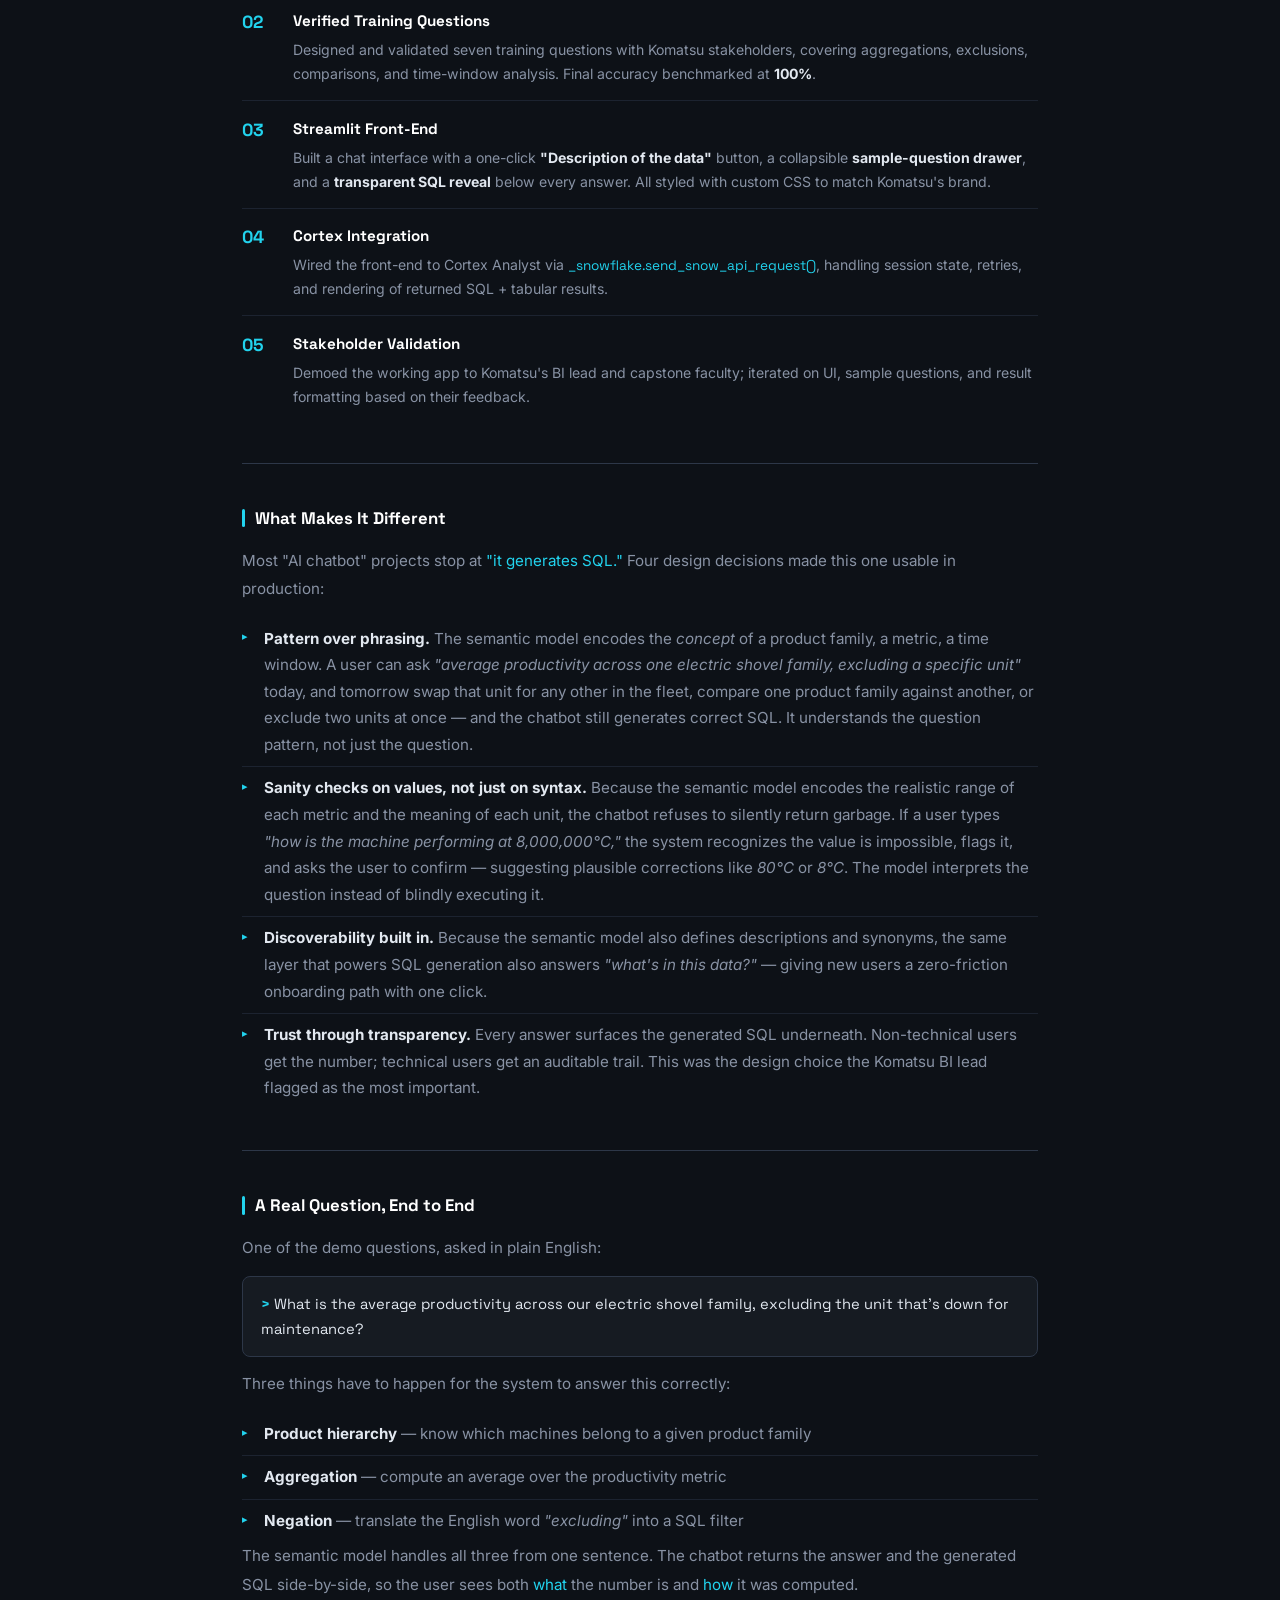
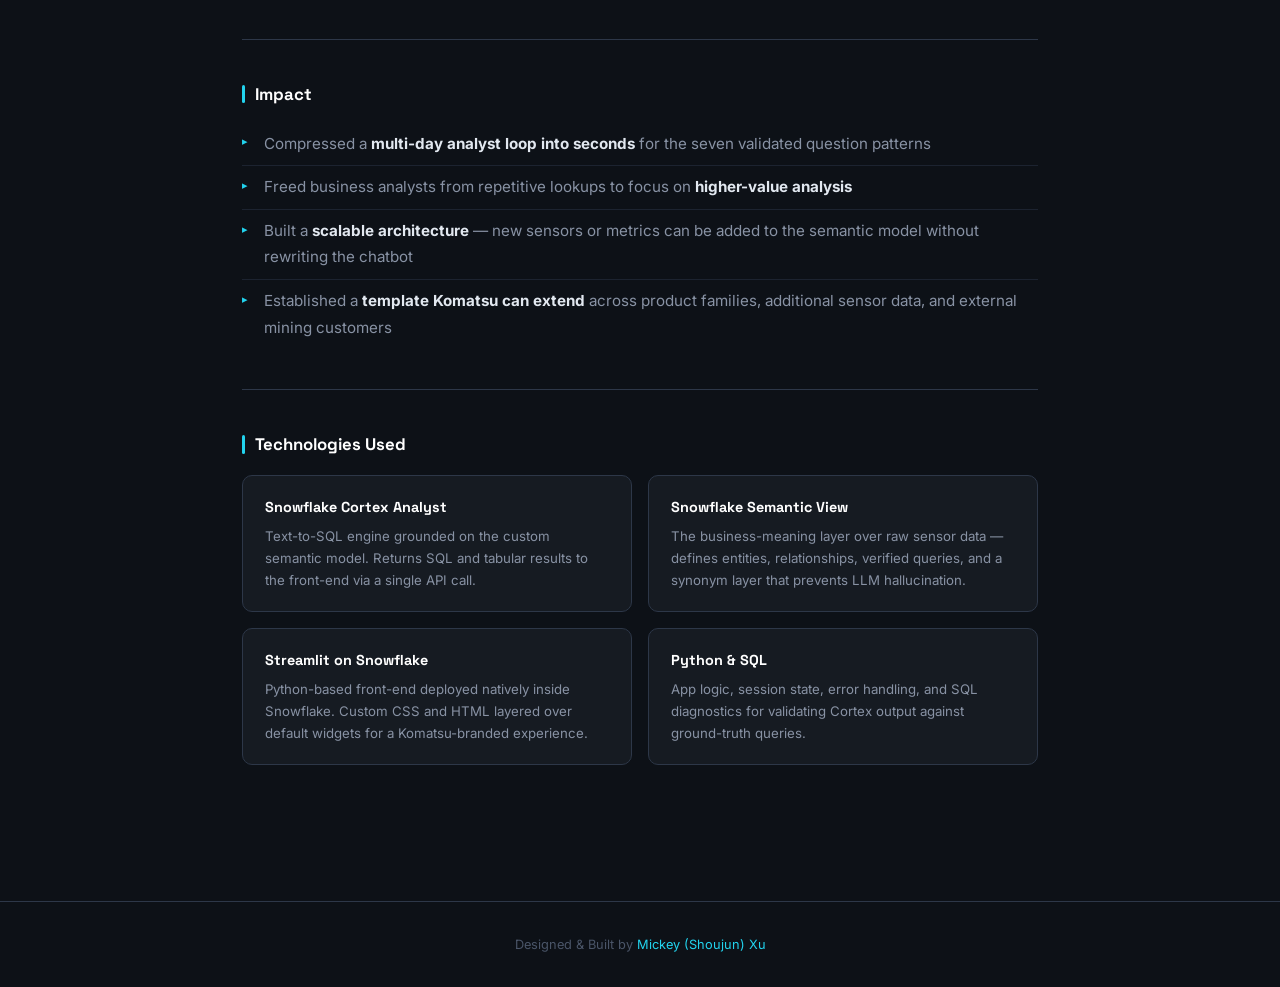
<file: komatsu-capstone.html>
<!DOCTYPE html>
<html lang="en">
<head>
  <meta charset="UTF-8" />
  <meta name="viewport" content="width=device-width, initial-scale=1.0" />
  <title>AI-Powered Mining Analytics | Mickey Xu</title>
  <meta name="description" content="Komatsu capstone — natural-language analytics chatbot built on Snowflake Cortex Analyst and Streamlit, with a custom semantic model delivering 100% query accuracy across 7 verified question patterns." />
  <link rel="preconnect" href="https://fonts.googleapis.com" />
  <link rel="preconnect" href="https://fonts.gstatic.com" crossorigin />
  <link href="https://fonts.googleapis.com/css2?family=Inter:wght@300;400;500;600;700&family=Space+Grotesk:wght@400;600;700&display=swap" rel="stylesheet" />
  <style>
    *, *::before, *::after { box-sizing: border-box; margin: 0; padding: 0; }
    :root {
      --bg: #0d1117; --surface: #161b22; --surface2: #1c2330;
      --border: #2d3748; --cyan: #22d3ee; --cyan-dim: #0891b2;
      --cyan-glow: rgba(34,211,238,0.12); --green: #4ade80;
      --text: #e2e8f0; --text-muted: #8892a4; --text-dim: #4a5568; --white: #ffffff;
    }
    html { scroll-behavior: smooth; }
    body { font-family: 'Inter', sans-serif; background: var(--bg); color: var(--text); line-height: 1.7; overflow-x: hidden; }
    a { color: inherit; text-decoration: none; }
    ul { list-style: none; }
    ::-webkit-scrollbar { width: 6px; }
    ::-webkit-scrollbar-track { background: var(--bg); }
    ::-webkit-scrollbar-thumb { background: var(--cyan-dim); border-radius: 3px; }
    .container { max-width: 860px; margin: 0 auto; padding: 0 2rem; }
    body::before {
      content: ''; position: fixed; inset: 0;
      background-image: linear-gradient(var(--border) 1px, transparent 1px), linear-gradient(90deg, var(--border) 1px, transparent 1px);
      background-size: 60px 60px; opacity: 0.18; pointer-events: none; z-index: 0;
    }
    body > * { position: relative; z-index: 1; }
    .navbar { position: fixed; top: 0; left: 0; right: 0; z-index: 100; padding: 1rem 0; background: rgba(13,17,23,0.92); backdrop-filter: blur(12px); border-bottom: 1px solid var(--border); }
    .nav-inner { max-width: 1100px; margin: 0 auto; padding: 0 2rem; display: flex; align-items: center; justify-content: space-between; }
    .logo { font-family: 'Space Grotesk', sans-serif; font-size: 1.15rem; font-weight: 700; color: var(--white); }
    .logo span { color: var(--cyan); }
    .nav-links { display: flex; gap: 2rem; align-items: center; }
    .nav-links a { font-size: 0.875rem; font-weight: 500; color: var(--text-muted); transition: color 0.2s; }
    .nav-links a:hover { color: var(--cyan); }
    .page { padding: 8rem 0 6rem; }
    .back-link { display: inline-flex; align-items: center; gap: 0.5rem; color: var(--cyan); font-size: 0.85rem; font-weight: 500; margin-bottom: 2.5rem; transition: gap 0.2s; }
    .back-link:hover { gap: 0.8rem; }
    .proj-eyebrow { font-size: 0.75rem; font-weight: 600; letter-spacing: 0.18em; text-transform: uppercase; color: var(--cyan); margin-bottom: 0.6rem; }
    .proj-title { font-family: 'Space Grotesk', sans-serif; font-size: clamp(1.8rem, 4vw, 2.6rem); font-weight: 700; color: var(--white); line-height: 1.15; margin-bottom: 1rem; }
    .proj-subtitle { color: var(--text-muted); font-size: 1rem; margin-bottom: 2rem; line-height: 1.8; max-width: 680px; }
    .tech-row { display: flex; flex-wrap: wrap; gap: 0.5rem; margin-bottom: 2.5rem; }
    .tech-chip { font-size: 0.72rem; padding: 0.25rem 0.7rem; border-radius: 4px; background: var(--surface2); border: 1px solid var(--border); color: var(--cyan); font-weight: 600; letter-spacing: 0.06em; }
    .stats-row { display: grid; grid-template-columns: repeat(auto-fit, minmax(160px, 1fr)); gap: 1rem; margin-bottom: 3rem; }
    .stat-card { background: var(--surface); border: 1px solid var(--border); border-radius: 12px; padding: 1.2rem 1.4rem; position: relative; overflow: hidden; }
    .stat-card::after { content: ''; position: absolute; top: 0; left: 0; right: 0; height: 2px; background: linear-gradient(90deg, var(--cyan), var(--green)); }
    .stat-value { font-family: 'Space Grotesk', sans-serif; font-size: 1.6rem; font-weight: 700; color: var(--cyan); line-height: 1; margin-bottom: 0.3rem; }
    .stat-label { font-size: 0.72rem; color: var(--text-muted); font-weight: 500; text-transform: uppercase; letter-spacing: 0.06em; }
    .proj-section { margin-bottom: 2.5rem; }
    .proj-section-title { font-family: 'Space Grotesk', sans-serif; font-size: 1.05rem; font-weight: 700; color: var(--white); margin-bottom: 0.9rem; display: flex; align-items: center; gap: 0.6rem; }
    .proj-section-title::before { content: ''; display: inline-block; width: 3px; height: 1.1em; background: var(--cyan); border-radius: 2px; }
    .proj-section p { color: var(--text-muted); font-size: 0.95rem; line-height: 1.85; margin-bottom: 0.9rem; }
    .proj-section p strong { color: var(--text); }
    .proj-section p em { color: var(--cyan); font-style: normal; }
    .proj-list { padding-left: 0; margin-top: 0.6rem; }
    .proj-list li { color: var(--text-muted); font-size: 0.95rem; padding: 0.5rem 0 0.5rem 1.4rem; position: relative; line-height: 1.75; border-bottom: 1px solid var(--surface2); }
    .proj-list li:last-child { border-bottom: none; }
    .proj-list li::before { content: '▸'; position: absolute; left: 0; color: var(--cyan); font-size: 0.7rem; top: 0.62rem; }
    .proj-list li strong { color: var(--text); }
    /* Data category cards */
    .data-cards { display: grid; grid-template-columns: repeat(auto-fit, minmax(220px, 1fr)); gap: 1rem; margin-top: 1rem; }
    .data-card { background: var(--surface); border: 1px solid var(--border); border-radius: 10px; padding: 1.2rem; }
    .data-card-title { font-family: 'Space Grotesk', sans-serif; font-size: 0.8rem; font-weight: 700; color: var(--cyan); text-transform: uppercase; letter-spacing: 0.08em; margin-bottom: 0.5rem; }
    .data-card-desc { font-size: 0.83rem; color: var(--text-muted); line-height: 1.65; }
    /* Tech highlight cards */
    .tech-cards { display: grid; grid-template-columns: 1fr 1fr; gap: 1rem; margin-top: 1rem; }
    .tech-card { background: var(--surface); border: 1px solid var(--border); border-radius: 10px; padding: 1.2rem 1.4rem; }
    .tech-card-name { font-family: 'Space Grotesk', sans-serif; font-weight: 700; color: var(--white); font-size: 0.9rem; margin-bottom: 0.4rem; }
    .tech-card-desc { font-size: 0.83rem; color: var(--text-muted); line-height: 1.65; }
    /* Workflow steps */
    .flow-steps { margin-top: 1rem; }
    .flow-step { display: grid; grid-template-columns: 2.2rem 1fr; gap: 1rem; padding: 0.9rem 0; border-bottom: 1px solid var(--surface2); }
    .flow-step:last-child { border-bottom: none; }
    .flow-num { font-family: 'Space Grotesk', sans-serif; font-size: 1.1rem; font-weight: 700; color: var(--cyan); }
    .flow-body h4 { font-family: 'Space Grotesk', sans-serif; font-size: 0.95rem; font-weight: 700; color: var(--white); margin-bottom: 0.25rem; }
    .flow-body p { font-size: 0.88rem; color: var(--text-muted); line-height: 1.7; margin: 0; }
    /* Pull-quote / callout */
    .callout { border-left: 3px solid var(--cyan); background: var(--surface); padding: 1rem 1.2rem; border-radius: 0 8px 8px 0; margin: 1.2rem 0; }
    .callout p { font-size: 0.92rem; color: var(--text); margin: 0; line-height: 1.75; }
    .callout p em { color: var(--cyan); font-style: italic; }
    /* Code-style query example */
    .query-example { background: var(--surface); border: 1px solid var(--border); border-radius: 8px; padding: 0.9rem 1.1rem; font-family: 'Space Grotesk', sans-serif; font-size: 0.92rem; color: var(--text); margin: 0.8rem 0; }
    .query-example::before { content: '> '; color: var(--cyan); font-weight: 700; }
    .divider { border: none; border-top: 1px solid var(--border); margin: 2.5rem 0; }
    footer { padding: 2rem 0; border-top: 1px solid var(--border); text-align: center; }
    .footer-credit { font-size: 0.8rem; color: var(--text-dim); }
    .footer-credit span { color: var(--cyan); }
    @media (max-width: 640px) { .tech-cards { grid-template-columns: 1fr; } }
  </style>
</head>
<body>

  <nav class="navbar">
    <div class="nav-inner">
      <a href="index.html" class="logo">MX<span>.</span></a>
      <ul class="nav-links">
        <li><a href="index.html#about">About</a></li>
        <li><a href="index.html#skills">Skills</a></li>
        <li><a href="index.html#projects">Projects</a></li>
        <li><a href="index.html#contact">Contact</a></li>
      </ul>
    </div>
  </nav>

  <main class="page">
    <div class="container">

      <a href="index.html#projects" class="back-link">
        <svg width="16" height="16" viewBox="0 0 24 24" fill="none" stroke="currentColor" stroke-width="2" stroke-linecap="round" stroke-linejoin="round"><line x1="19" y1="12" x2="5" y2="12"></line><polyline points="12 19 5 12 12 5"></polyline></svg>
        Back to Projects
      </a>

      <p class="proj-eyebrow">UW–Madison × Komatsu Capstone</p>
      <h1 class="proj-title">AI-Powered Mining Analytics</h1>
      <p class="proj-subtitle">An end-to-end natural-language analytics chatbot that lets non-technical operators at Komatsu query mining-equipment data in plain English — compressing a multi-day analyst loop into seconds, with full SQL transparency under every answer and a semantic model robust enough to catch unrealistic inputs before they become wrong answers.</p>

      <div class="tech-row">
        <span class="tech-chip">Snowflake Cortex Analyst</span>
        <span class="tech-chip">Streamlit</span>
        <span class="tech-chip">Semantic Model</span>
        <span class="tech-chip">YAML</span>
        <span class="tech-chip">Python</span>
        <span class="tech-chip">SQL</span>
        <span class="tech-chip">Custom CSS / HTML</span>
      </div>

      <div class="stats-row">
        <div class="stat-card">
          <div class="stat-value">100%</div>
          <div class="stat-label">Query Accuracy</div>
        </div>
        <div class="stat-card">
          <div class="stat-value">7</div>
          <div class="stat-label">Verified Question Patterns</div>
        </div>
        <div class="stat-card">
          <div class="stat-value">Days → Sec</div>
          <div class="stat-label">Time to Insight</div>
        </div>
        <div class="stat-card">
          <div class="stat-value">Built-in</div>
          <div class="stat-label">Value Sanity Checks</div>
        </div>
      </div>

      <div class="proj-section">
        <h2 class="proj-section-title">The Business Problem</h2>
        <p>At Komatsu, operations leads in the field can't answer their own data questions. When an operator wants to know how a machine is performing, the request travels through a three-step chain: <strong>operator → engineer → business analyst</strong>. The BA writes the SQL, runs it, formats a report, and sends it back.</p>
        <p>That loop takes <strong>hours, sometimes days</strong> — by the time the answer arrives, the operational decision has already been made without it.</p>
        <div class="callout">
          <p>The core question: <em>Can we replace that three-step chain with a single chat box?</em></p>
        </div>
      </div>

      <hr class="divider" />

      <div class="proj-section">
        <h2 class="proj-section-title">Data Overview</h2>
        <p>We worked with industrial datasets generated by Komatsu electric shovels across three categories:</p>
        <div class="data-cards">
          <div class="data-card">
            <div class="data-card-title">Equipment Health</div>
            <div class="data-card-desc">Error episodes, event codes, and shift-level damage and abuse metrics tracking machine condition over time.</div>
          </div>
          <div class="data-card">
            <div class="data-card-title">Operations Productivity</div>
            <div class="data-card-desc">Shift reports covering dig hours, idle hours, payload amounts, and 10-minute utilization averages.</div>
          </div>
          <div class="data-card">
            <div class="data-card-title">Dig Cycle Performance</div>
            <div class="data-card-desc">Detailed timing, payload measurements, and machine positional metrics captured during active operation.</div>
          </div>
        </div>
      </div>

      <hr class="divider" />

      <div class="proj-section">
        <h2 class="proj-section-title">How It Works</h2>
        <p>The system pairs a custom <strong>Snowflake semantic model</strong> with <strong>Snowflake Cortex Analyst</strong> (LLM-backed text-to-SQL), wrapped in a Komatsu-branded <strong>Streamlit</strong> front-end deployed inside Snowflake.</p>
        <div class="flow-steps">
          <div class="flow-step">
            <div class="flow-num">01</div>
            <div class="flow-body">
              <h4>Semantic Modeling</h4>
              <p>Translated business questions into a YAML semantic model — defined entities (machines, lineups, sites), relationships, verified queries, and a synonym layer so the model understands that <em>"productivity," "tonnes per hour," and "throughput"</em> all mean the same thing.</p>
            </div>
          </div>
          <div class="flow-step">
            <div class="flow-num">02</div>
            <div class="flow-body">
              <h4>Verified Training Questions</h4>
              <p>Designed and validated seven training questions with Komatsu stakeholders, covering aggregations, exclusions, comparisons, and time-window analysis. Final accuracy benchmarked at <strong>100%</strong>.</p>
            </div>
          </div>
          <div class="flow-step">
            <div class="flow-num">03</div>
            <div class="flow-body">
              <h4>Streamlit Front-End</h4>
              <p>Built a chat interface with a one-click <strong>"Description of the data"</strong> button, a collapsible <strong>sample-question drawer</strong>, and a <strong>transparent SQL reveal</strong> below every answer. All styled with custom CSS to match Komatsu's brand.</p>
            </div>
          </div>
          <div class="flow-step">
            <div class="flow-num">04</div>
            <div class="flow-body">
              <h4>Cortex Integration</h4>
              <p>Wired the front-end to Cortex Analyst via <code style="color:var(--cyan);font-family:'Space Grotesk',sans-serif;font-size:0.85rem;">_snowflake.send_snow_api_request()</code>, handling session state, retries, and rendering of returned SQL + tabular results.</p>
            </div>
          </div>
          <div class="flow-step">
            <div class="flow-num">05</div>
            <div class="flow-body">
              <h4>Stakeholder Validation</h4>
              <p>Demoed the working app to Komatsu's BI lead and capstone faculty; iterated on UI, sample questions, and result formatting based on their feedback.</p>
            </div>
          </div>
        </div>
      </div>

      <hr class="divider" />

      <div class="proj-section">
        <h2 class="proj-section-title">What Makes It Different</h2>
        <p>Most "AI chatbot" projects stop at <em>"it generates SQL."</em> Four design decisions made this one usable in production:</p>
        <ul class="proj-list">
          <li><strong>Pattern over phrasing.</strong> The semantic model encodes the <em>concept</em> of a product family, a metric, a time window. A user can ask <em>"average productivity across one electric shovel family, excluding a specific unit"</em> today, and tomorrow swap that unit for any other in the fleet, compare one product family against another, or exclude two units at once — and the chatbot still generates correct SQL. It understands the question pattern, not just the question.</li>
          <li><strong>Sanity checks on values, not just on syntax.</strong> Because the semantic model encodes the realistic range of each metric and the meaning of each unit, the chatbot refuses to silently return garbage. If a user types <em>"how is the machine performing at 8,000,000°C,"</em> the system recognizes the value is impossible, flags it, and asks the user to confirm — suggesting plausible corrections like <em>80°C</em> or <em>8°C</em>. The model interprets the question instead of blindly executing it.</li>
          <li><strong>Discoverability built in.</strong> Because the semantic model also defines descriptions and synonyms, the same layer that powers SQL generation also answers <em>"what's in this data?"</em> — giving new users a zero-friction onboarding path with one click.</li>
          <li><strong>Trust through transparency.</strong> Every answer surfaces the generated SQL underneath. Non-technical users get the number; technical users get an auditable trail. This was the design choice the Komatsu BI lead flagged as the most important.</li>
        </ul>
      </div>

      <hr class="divider" />

      <div class="proj-section">
        <h2 class="proj-section-title">A Real Question, End to End</h2>
        <p>One of the demo questions, asked in plain English:</p>
        <div class="query-example">What is the average productivity across our electric shovel family, excluding the unit that's down for maintenance?</div>
        <p>Three things have to happen for the system to answer this correctly:</p>
        <ul class="proj-list">
          <li><strong>Product hierarchy</strong> — know which machines belong to a given product family</li>
          <li><strong>Aggregation</strong> — compute an average over the productivity metric</li>
          <li><strong>Negation</strong> — translate the English word <em>"excluding"</em> into a SQL filter</li>
        </ul>
        <p>The semantic model handles all three from one sentence. The chatbot returns the answer and the generated SQL side-by-side, so the user sees both <em>what</em> the number is and <em>how</em> it was computed.</p>
      </div>

      <hr class="divider" />

      <div class="proj-section">
        <h2 class="proj-section-title">Impact</h2>
        <ul class="proj-list">
          <li>Compressed a <strong>multi-day analyst loop into seconds</strong> for the seven validated question patterns</li>
          <li>Freed business analysts from repetitive lookups to focus on <strong>higher-value analysis</strong></li>
          <li>Built a <strong>scalable architecture</strong> — new sensors or metrics can be added to the semantic model without rewriting the chatbot</li>
          <li>Established a <strong>template Komatsu can extend</strong> across product families, additional sensor data, and external mining customers</li>
        </ul>
      </div>

      <hr class="divider" />

      <div class="proj-section">
        <h2 class="proj-section-title">Technologies Used</h2>
        <div class="tech-cards">
          <div class="tech-card">
            <div class="tech-card-name">Snowflake Cortex Analyst</div>
            <div class="tech-card-desc">Text-to-SQL engine grounded on the custom semantic model. Returns SQL and tabular results to the front-end via a single API call.</div>
          </div>
          <div class="tech-card">
            <div class="tech-card-name">Snowflake Semantic View</div>
            <div class="tech-card-desc">The business-meaning layer over raw sensor data — defines entities, relationships, verified queries, and a synonym layer that prevents LLM hallucination.</div>
          </div>
          <div class="tech-card">
            <div class="tech-card-name">Streamlit on Snowflake</div>
            <div class="tech-card-desc">Python-based front-end deployed natively inside Snowflake. Custom CSS and HTML layered over default widgets for a Komatsu-branded experience.</div>
          </div>
          <div class="tech-card">
            <div class="tech-card-name">Python &amp; SQL</div>
            <div class="tech-card-desc">App logic, session state, error handling, and SQL diagnostics for validating Cortex output against ground-truth queries.</div>
          </div>
        </div>
      </div>

    </div>
  </main>

  <footer>
    <div class="footer-credit">Designed &amp; Built by <span>Mickey (Shoujun) Xu</span></div>
  </footer>

</body>
</html>
</file>
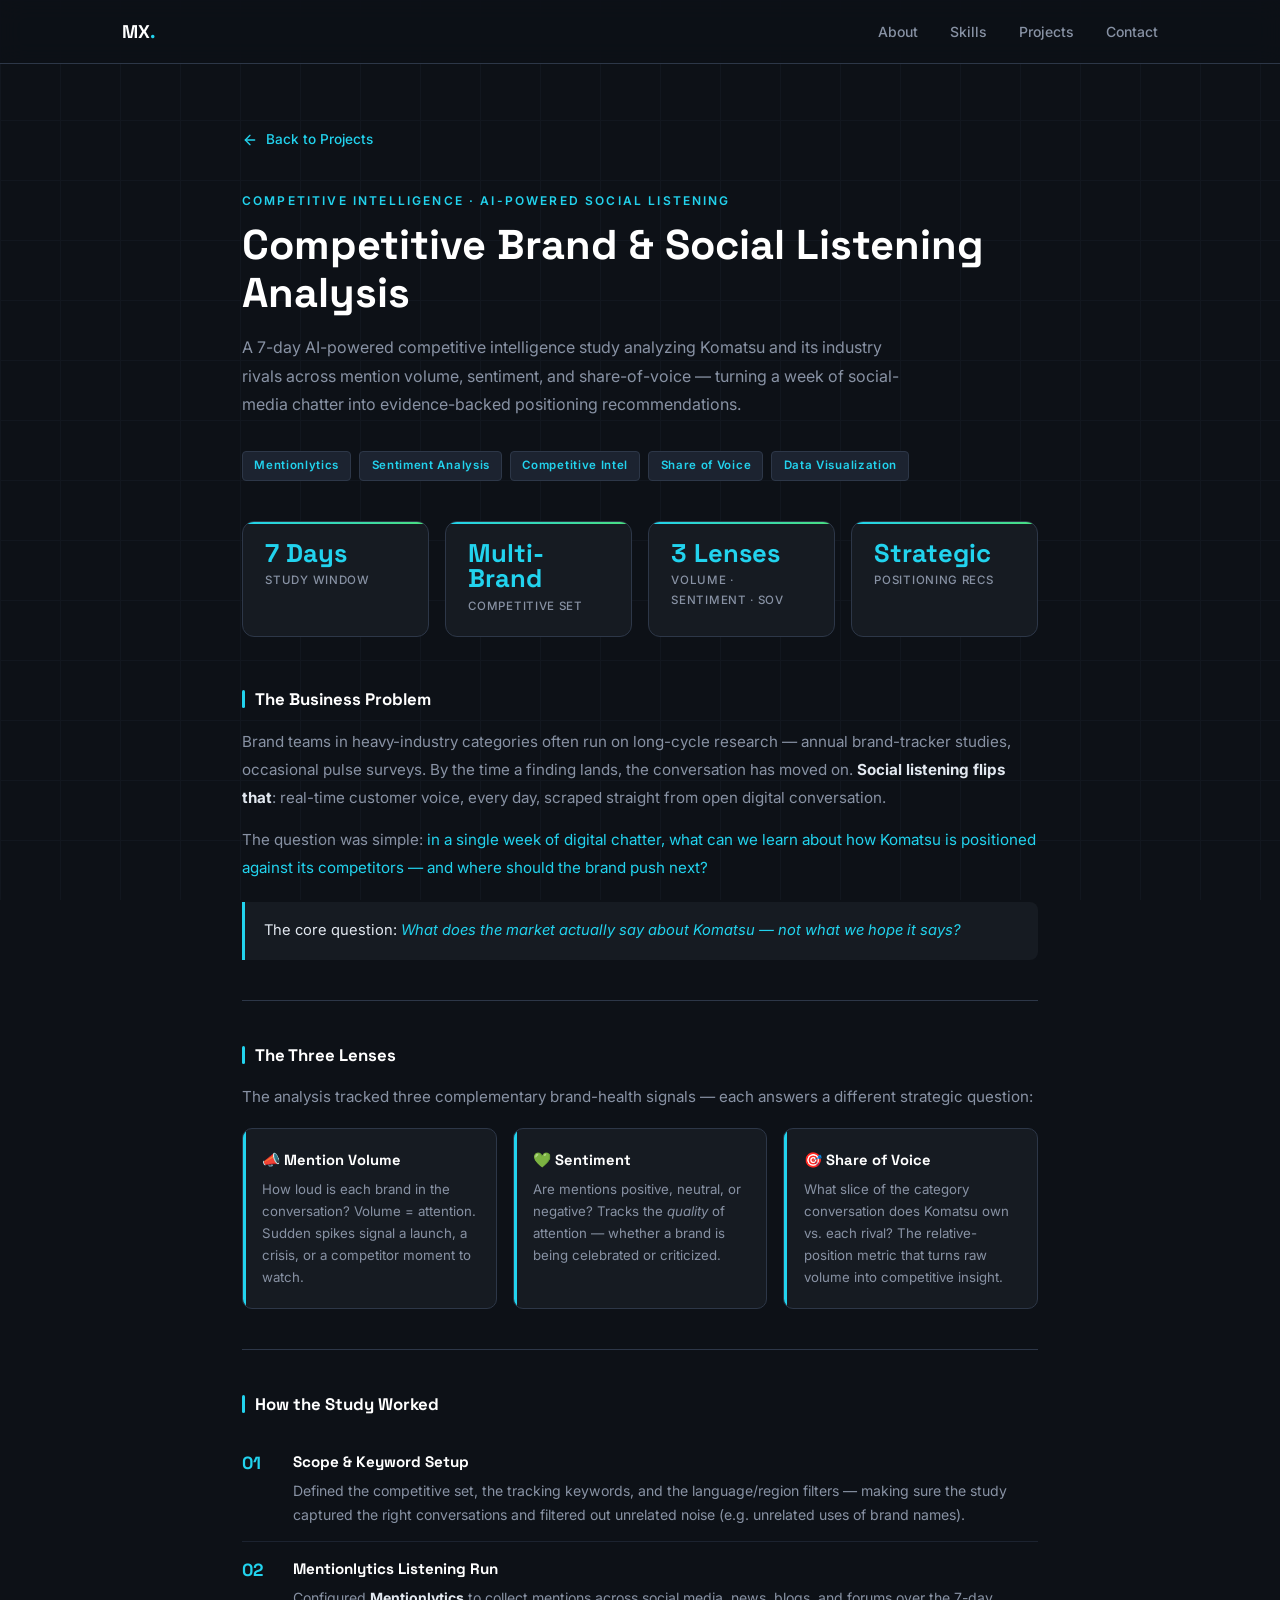
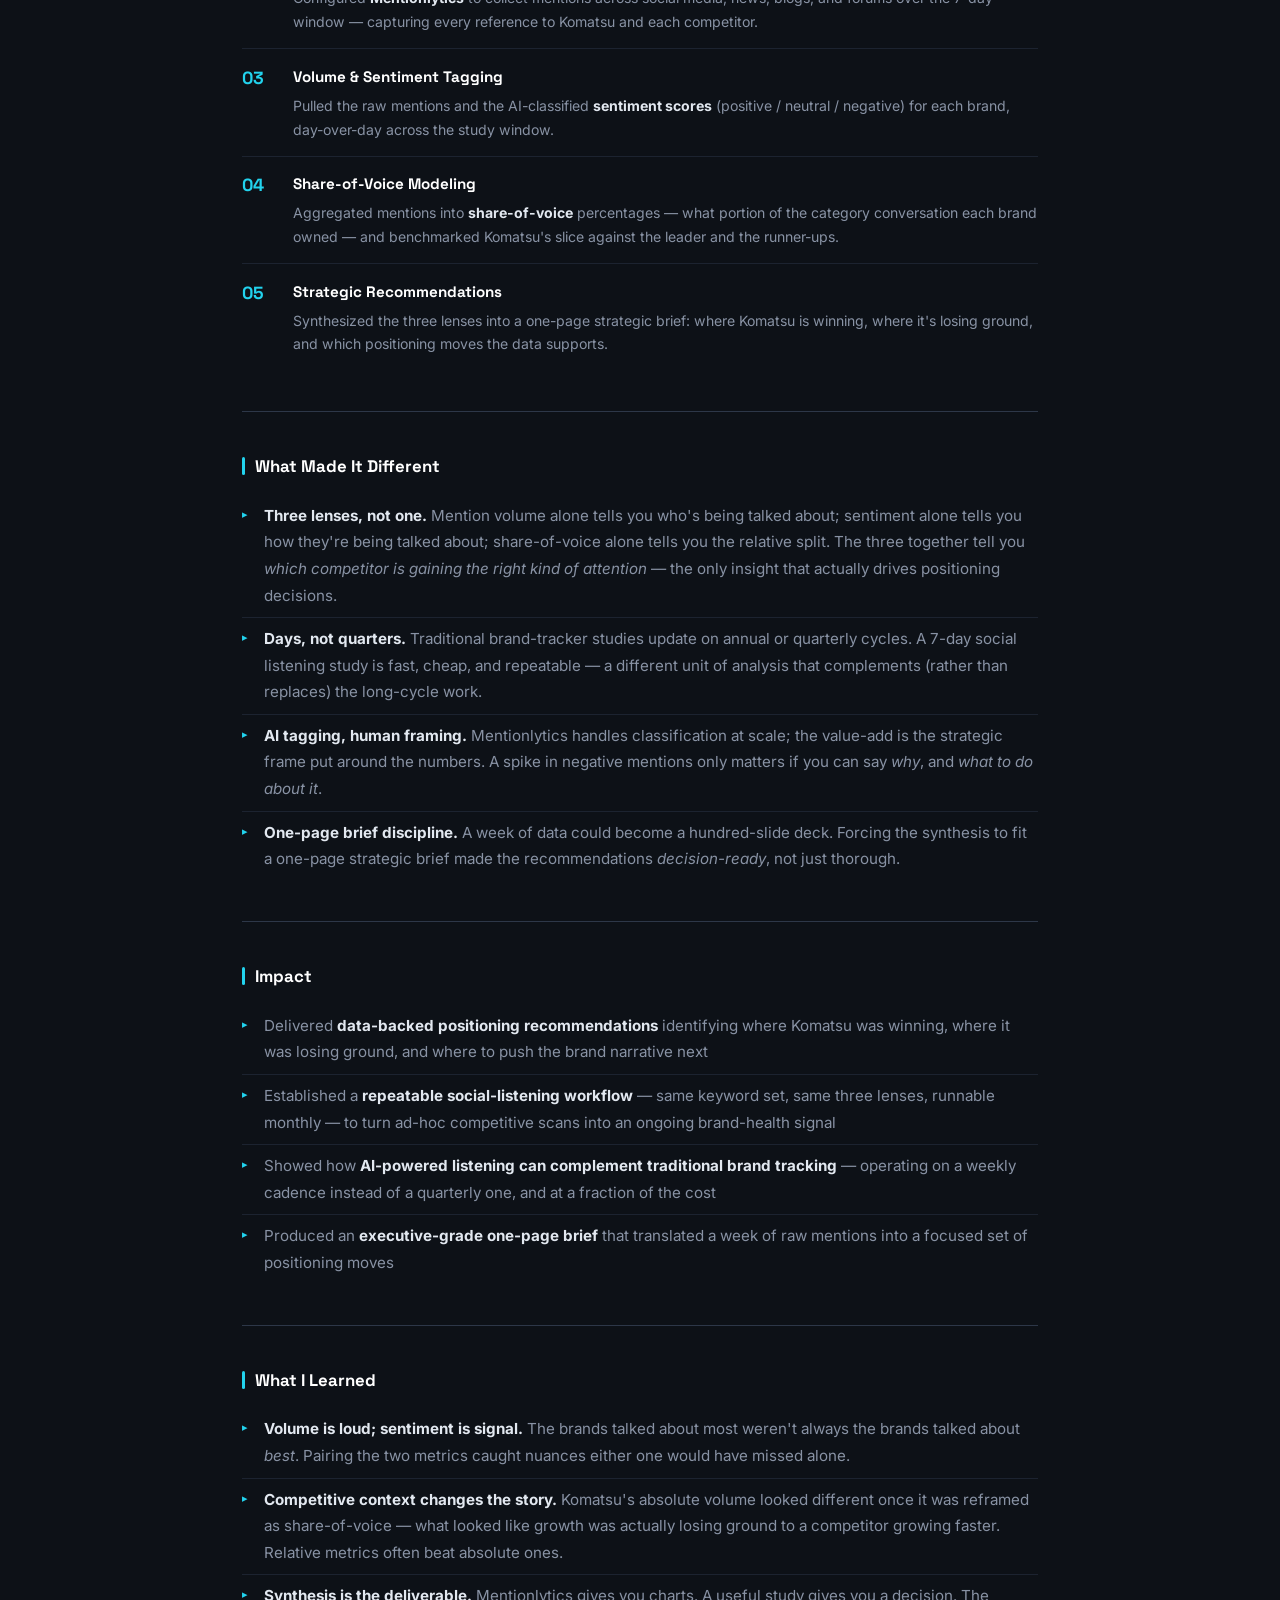
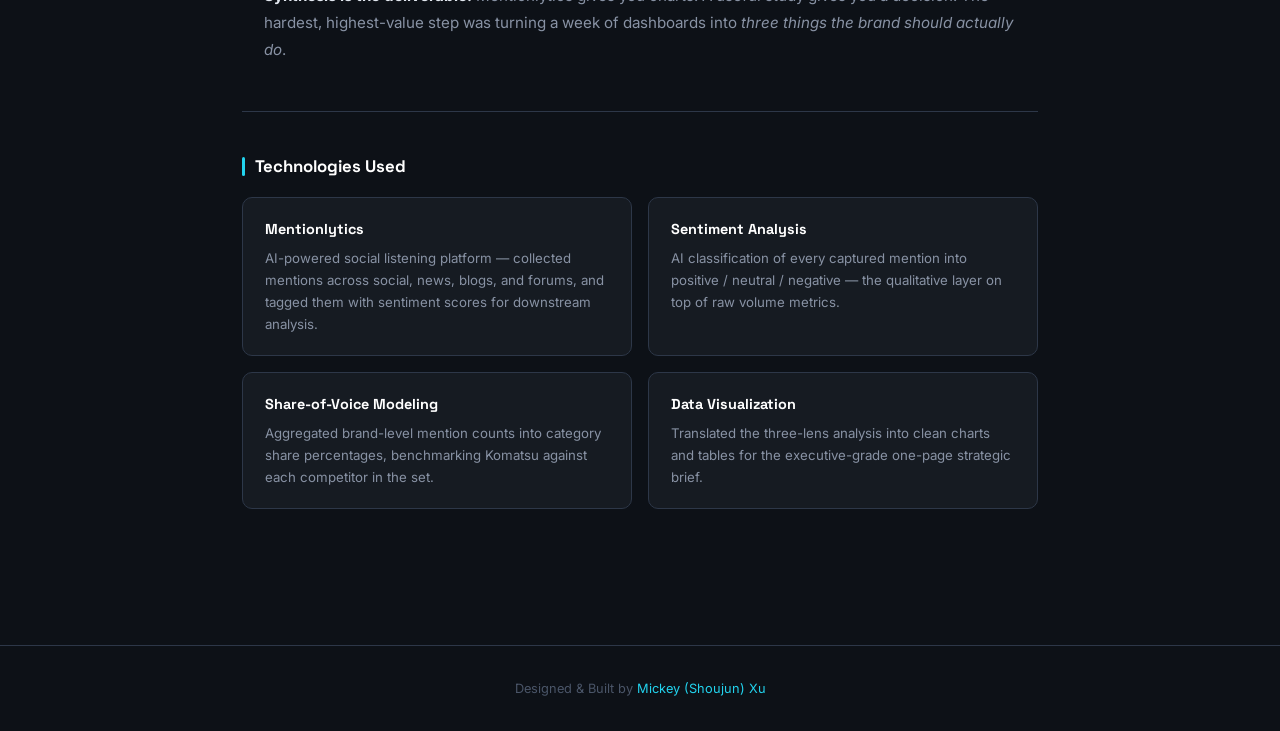
<file: social-listening.html>
<!DOCTYPE html>
<html lang="en">
<head>
  <meta charset="UTF-8" />
  <meta name="viewport" content="width=device-width, initial-scale=1.0" />
  <title>Competitive Brand &amp; Social Listening Analysis | Mickey Xu</title>
  <meta name="description" content="A 7-day AI-powered competitive intelligence study using Mentionlytics — analyzing brand sentiment, mention volume, and share-of-voice for Komatsu and its industry rivals to produce data-driven positioning recommendations." />
  <link rel="preconnect" href="https://fonts.googleapis.com" />
  <link rel="preconnect" href="https://fonts.gstatic.com" crossorigin />
  <link href="https://fonts.googleapis.com/css2?family=Inter:wght@300;400;500;600;700&family=Space+Grotesk:wght@400;600;700&display=swap" rel="stylesheet" />
  <style>
    *, *::before, *::after { box-sizing: border-box; margin: 0; padding: 0; }
    :root {
      --bg: #0d1117; --surface: #161b22; --surface2: #1c2330;
      --border: #2d3748; --cyan: #22d3ee; --cyan-dim: #0891b2;
      --cyan-glow: rgba(34,211,238,0.12); --green: #4ade80;
      --text: #e2e8f0; --text-muted: #8892a4; --text-dim: #4a5568; --white: #ffffff;
    }
    html { scroll-behavior: smooth; }
    body { font-family: 'Inter', sans-serif; background: var(--bg); color: var(--text); line-height: 1.7; overflow-x: hidden; }
    a { color: inherit; text-decoration: none; }
    ul { list-style: none; }
    ::-webkit-scrollbar { width: 6px; }
    ::-webkit-scrollbar-track { background: var(--bg); }
    ::-webkit-scrollbar-thumb { background: var(--cyan-dim); border-radius: 3px; }
    .container { max-width: 860px; margin: 0 auto; padding: 0 2rem; }
    body::before {
      content: ''; position: fixed; inset: 0;
      background-image: linear-gradient(var(--border) 1px, transparent 1px), linear-gradient(90deg, var(--border) 1px, transparent 1px);
      background-size: 60px 60px; opacity: 0.18; pointer-events: none; z-index: 0;
    }
    body > * { position: relative; z-index: 1; }
    .navbar { position: fixed; top: 0; left: 0; right: 0; z-index: 100; padding: 1rem 0; background: rgba(13,17,23,0.92); backdrop-filter: blur(12px); border-bottom: 1px solid var(--border); }
    .nav-inner { max-width: 1100px; margin: 0 auto; padding: 0 2rem; display: flex; align-items: center; justify-content: space-between; }
    .logo { font-family: 'Space Grotesk', sans-serif; font-size: 1.15rem; font-weight: 700; color: var(--white); }
    .logo span { color: var(--cyan); }
    .nav-links { display: flex; gap: 2rem; align-items: center; }
    .nav-links a { font-size: 0.875rem; font-weight: 500; color: var(--text-muted); transition: color 0.2s; }
    .nav-links a:hover { color: var(--cyan); }
    .page { padding: 8rem 0 6rem; }
    .back-link { display: inline-flex; align-items: center; gap: 0.5rem; color: var(--cyan); font-size: 0.85rem; font-weight: 500; margin-bottom: 2.5rem; transition: gap 0.2s; }
    .back-link:hover { gap: 0.8rem; }
    .proj-eyebrow { font-size: 0.75rem; font-weight: 600; letter-spacing: 0.18em; text-transform: uppercase; color: var(--cyan); margin-bottom: 0.6rem; }
    .proj-title { font-family: 'Space Grotesk', sans-serif; font-size: clamp(1.8rem, 4vw, 2.6rem); font-weight: 700; color: var(--white); line-height: 1.15; margin-bottom: 1rem; }
    .proj-subtitle { color: var(--text-muted); font-size: 1rem; margin-bottom: 2rem; line-height: 1.8; max-width: 680px; }
    .tech-row { display: flex; flex-wrap: wrap; gap: 0.5rem; margin-bottom: 2.5rem; }
    .tech-chip { font-size: 0.72rem; padding: 0.25rem 0.7rem; border-radius: 4px; background: var(--surface2); border: 1px solid var(--border); color: var(--cyan); font-weight: 600; letter-spacing: 0.06em; }
    .stats-row { display: grid; grid-template-columns: repeat(auto-fit, minmax(160px, 1fr)); gap: 1rem; margin-bottom: 3rem; }
    .stat-card { background: var(--surface); border: 1px solid var(--border); border-radius: 12px; padding: 1.2rem 1.4rem; position: relative; overflow: hidden; }
    .stat-card::after { content: ''; position: absolute; top: 0; left: 0; right: 0; height: 2px; background: linear-gradient(90deg, var(--cyan), var(--green)); }
    .stat-value { font-family: 'Space Grotesk', sans-serif; font-size: 1.6rem; font-weight: 700; color: var(--cyan); line-height: 1; margin-bottom: 0.3rem; }
    .stat-label { font-size: 0.72rem; color: var(--text-muted); font-weight: 500; text-transform: uppercase; letter-spacing: 0.06em; }
    .proj-section { margin-bottom: 2.5rem; }
    .proj-section-title { font-family: 'Space Grotesk', sans-serif; font-size: 1.05rem; font-weight: 700; color: var(--white); margin-bottom: 0.9rem; display: flex; align-items: center; gap: 0.6rem; }
    .proj-section-title::before { content: ''; display: inline-block; width: 3px; height: 1.1em; background: var(--cyan); border-radius: 2px; }
    .proj-section p { color: var(--text-muted); font-size: 0.95rem; line-height: 1.85; margin-bottom: 0.9rem; }
    .proj-section p strong { color: var(--text); }
    .proj-section p em { color: var(--cyan); font-style: normal; }
    .proj-list { padding-left: 0; margin-top: 0.6rem; }
    .proj-list li { color: var(--text-muted); font-size: 0.95rem; padding: 0.5rem 0 0.5rem 1.4rem; position: relative; line-height: 1.75; border-bottom: 1px solid var(--surface2); }
    .proj-list li:last-child { border-bottom: none; }
    .proj-list li::before { content: '▸'; position: absolute; left: 0; color: var(--cyan); font-size: 0.7rem; top: 0.62rem; }
    .proj-list li strong { color: var(--text); }
    .data-cards { display: grid; grid-template-columns: repeat(auto-fit, minmax(220px, 1fr)); gap: 1rem; margin-top: 1rem; }
    .data-card { background: var(--surface); border: 1px solid var(--border); border-radius: 10px; padding: 1.2rem; }
    .data-card-title { font-family: 'Space Grotesk', sans-serif; font-size: 0.8rem; font-weight: 700; color: var(--cyan); text-transform: uppercase; letter-spacing: 0.08em; margin-bottom: 0.5rem; }
    .data-card-desc { font-size: 0.83rem; color: var(--text-muted); line-height: 1.65; }
    .tech-cards { display: grid; grid-template-columns: 1fr 1fr; gap: 1rem; margin-top: 1rem; }
    .tech-card { background: var(--surface); border: 1px solid var(--border); border-radius: 10px; padding: 1.2rem 1.4rem; }
    .tech-card-name { font-family: 'Space Grotesk', sans-serif; font-weight: 700; color: var(--white); font-size: 0.9rem; margin-bottom: 0.4rem; }
    .tech-card-desc { font-size: 0.83rem; color: var(--text-muted); line-height: 1.65; }
    .flow-steps { margin-top: 1rem; }
    .flow-step { display: grid; grid-template-columns: 2.2rem 1fr; gap: 1rem; padding: 0.9rem 0; border-bottom: 1px solid var(--surface2); }
    .flow-step:last-child { border-bottom: none; }
    .flow-num { font-family: 'Space Grotesk', sans-serif; font-size: 1.1rem; font-weight: 700; color: var(--cyan); }
    .flow-body h4 { font-family: 'Space Grotesk', sans-serif; font-size: 0.95rem; font-weight: 700; color: var(--white); margin-bottom: 0.25rem; }
    .flow-body p { font-size: 0.88rem; color: var(--text-muted); line-height: 1.7; margin: 0; }
    .callout { border-left: 3px solid var(--cyan); background: var(--surface); padding: 1rem 1.2rem; border-radius: 0 8px 8px 0; margin: 1.2rem 0; }
    .callout p { font-size: 0.92rem; color: var(--text); margin: 0; line-height: 1.75; }
    .callout p em { color: var(--cyan); font-style: italic; }
    .metric-grid { display: grid; grid-template-columns: repeat(auto-fit, minmax(180px, 1fr)); gap: 1rem; margin-top: 1rem; }
    .metric-card { background: var(--surface); border: 1px solid var(--border); border-radius: 10px; padding: 1.2rem; position: relative; overflow: hidden; }
    .metric-card::before { content: ''; position: absolute; top: 0; left: 0; bottom: 0; width: 3px; background: var(--cyan); }
    .metric-name { font-family: 'Space Grotesk', sans-serif; font-size: 0.92rem; font-weight: 700; color: var(--white); margin-bottom: 0.4rem; }
    .metric-desc { font-size: 0.83rem; color: var(--text-muted); line-height: 1.65; }
    .divider { border: none; border-top: 1px solid var(--border); margin: 2.5rem 0; }
    footer { padding: 2rem 0; border-top: 1px solid var(--border); text-align: center; }
    .footer-credit { font-size: 0.8rem; color: var(--text-dim); }
    .footer-credit span { color: var(--cyan); }
    @media (max-width: 640px) { .tech-cards { grid-template-columns: 1fr; } }
  </style>
</head>
<body>

  <nav class="navbar">
    <div class="nav-inner">
      <a href="index.html" class="logo">MX<span>.</span></a>
      <ul class="nav-links">
        <li><a href="index.html#about">About</a></li>
        <li><a href="index.html#skills">Skills</a></li>
        <li><a href="index.html#projects">Projects</a></li>
        <li><a href="index.html#contact">Contact</a></li>
      </ul>
    </div>
  </nav>

  <main class="page">
    <div class="container">

      <a href="index.html#projects" class="back-link">
        <svg width="16" height="16" viewBox="0 0 24 24" fill="none" stroke="currentColor" stroke-width="2" stroke-linecap="round" stroke-linejoin="round"><line x1="19" y1="12" x2="5" y2="12"></line><polyline points="12 19 5 12 12 5"></polyline></svg>
        Back to Projects
      </a>

      <p class="proj-eyebrow">Competitive Intelligence · AI-Powered Social Listening</p>
      <h1 class="proj-title">Competitive Brand &amp; Social Listening Analysis</h1>
      <p class="proj-subtitle">A 7-day AI-powered competitive intelligence study analyzing Komatsu and its industry rivals across mention volume, sentiment, and share-of-voice — turning a week of social-media chatter into evidence-backed positioning recommendations.</p>

      <div class="tech-row">
        <span class="tech-chip">Mentionlytics</span>
        <span class="tech-chip">Sentiment Analysis</span>
        <span class="tech-chip">Competitive Intel</span>
        <span class="tech-chip">Share of Voice</span>
        <span class="tech-chip">Data Visualization</span>
      </div>

      <div class="stats-row">
        <div class="stat-card">
          <div class="stat-value">7 Days</div>
          <div class="stat-label">Study Window</div>
        </div>
        <div class="stat-card">
          <div class="stat-value">Multi-Brand</div>
          <div class="stat-label">Competitive Set</div>
        </div>
        <div class="stat-card">
          <div class="stat-value">3 Lenses</div>
          <div class="stat-label">Volume · Sentiment · SOV</div>
        </div>
        <div class="stat-card">
          <div class="stat-value">Strategic</div>
          <div class="stat-label">Positioning Recs</div>
        </div>
      </div>

      <div class="proj-section">
        <h2 class="proj-section-title">The Business Problem</h2>
        <p>Brand teams in heavy-industry categories often run on long-cycle research — annual brand-tracker studies, occasional pulse surveys. By the time a finding lands, the conversation has moved on. <strong>Social listening flips that</strong>: real-time customer voice, every day, scraped straight from open digital conversation.</p>
        <p>The question was simple: <em>in a single week of digital chatter, what can we learn about how Komatsu is positioned against its competitors — and where should the brand push next?</em></p>
        <div class="callout">
          <p>The core question: <em>What does the market actually say about Komatsu — not what we hope it says?</em></p>
        </div>
      </div>

      <hr class="divider" />

      <div class="proj-section">
        <h2 class="proj-section-title">The Three Lenses</h2>
        <p>The analysis tracked three complementary brand-health signals — each answers a different strategic question:</p>
        <div class="metric-grid">
          <div class="metric-card">
            <div class="metric-name">📣 Mention Volume</div>
            <div class="metric-desc">How loud is each brand in the conversation? Volume = attention. Sudden spikes signal a launch, a crisis, or a competitor moment to watch.</div>
          </div>
          <div class="metric-card">
            <div class="metric-name">💚 Sentiment</div>
            <div class="metric-desc">Are mentions positive, neutral, or negative? Tracks the <em>quality</em> of attention — whether a brand is being celebrated or criticized.</div>
          </div>
          <div class="metric-card">
            <div class="metric-name">🎯 Share of Voice</div>
            <div class="metric-desc">What slice of the category conversation does Komatsu own vs. each rival? The relative-position metric that turns raw volume into competitive insight.</div>
          </div>
        </div>
      </div>

      <hr class="divider" />

      <div class="proj-section">
        <h2 class="proj-section-title">How the Study Worked</h2>
        <div class="flow-steps">
          <div class="flow-step">
            <div class="flow-num">01</div>
            <div class="flow-body">
              <h4>Scope &amp; Keyword Setup</h4>
              <p>Defined the competitive set, the tracking keywords, and the language/region filters — making sure the study captured the right conversations and filtered out unrelated noise (e.g. unrelated uses of brand names).</p>
            </div>
          </div>
          <div class="flow-step">
            <div class="flow-num">02</div>
            <div class="flow-body">
              <h4>Mentionlytics Listening Run</h4>
              <p>Configured <strong>Mentionlytics</strong> to collect mentions across social media, news, blogs, and forums over the 7-day window — capturing every reference to Komatsu and each competitor.</p>
            </div>
          </div>
          <div class="flow-step">
            <div class="flow-num">03</div>
            <div class="flow-body">
              <h4>Volume &amp; Sentiment Tagging</h4>
              <p>Pulled the raw mentions and the AI-classified <strong>sentiment scores</strong> (positive / neutral / negative) for each brand, day-over-day across the study window.</p>
            </div>
          </div>
          <div class="flow-step">
            <div class="flow-num">04</div>
            <div class="flow-body">
              <h4>Share-of-Voice Modeling</h4>
              <p>Aggregated mentions into <strong>share-of-voice</strong> percentages — what portion of the category conversation each brand owned — and benchmarked Komatsu's slice against the leader and the runner-ups.</p>
            </div>
          </div>
          <div class="flow-step">
            <div class="flow-num">05</div>
            <div class="flow-body">
              <h4>Strategic Recommendations</h4>
              <p>Synthesized the three lenses into a one-page strategic brief: where Komatsu is winning, where it's losing ground, and which positioning moves the data supports.</p>
            </div>
          </div>
        </div>
      </div>

      <hr class="divider" />

      <div class="proj-section">
        <h2 class="proj-section-title">What Made It Different</h2>
        <ul class="proj-list">
          <li><strong>Three lenses, not one.</strong> Mention volume alone tells you who's being talked about; sentiment alone tells you how they're being talked about; share-of-voice alone tells you the relative split. The three together tell you <em>which competitor is gaining the right kind of attention</em> — the only insight that actually drives positioning decisions.</li>
          <li><strong>Days, not quarters.</strong> Traditional brand-tracker studies update on annual or quarterly cycles. A 7-day social listening study is fast, cheap, and repeatable — a different unit of analysis that complements (rather than replaces) the long-cycle work.</li>
          <li><strong>AI tagging, human framing.</strong> Mentionlytics handles classification at scale; the value-add is the strategic frame put around the numbers. A spike in negative mentions only matters if you can say <em>why</em>, and <em>what to do about it</em>.</li>
          <li><strong>One-page brief discipline.</strong> A week of data could become a hundred-slide deck. Forcing the synthesis to fit a one-page strategic brief made the recommendations <em>decision-ready</em>, not just thorough.</li>
        </ul>
      </div>

      <hr class="divider" />

      <div class="proj-section">
        <h2 class="proj-section-title">Impact</h2>
        <ul class="proj-list">
          <li>Delivered <strong>data-backed positioning recommendations</strong> identifying where Komatsu was winning, where it was losing ground, and where to push the brand narrative next</li>
          <li>Established a <strong>repeatable social-listening workflow</strong> — same keyword set, same three lenses, runnable monthly — to turn ad-hoc competitive scans into an ongoing brand-health signal</li>
          <li>Showed how <strong>AI-powered listening can complement traditional brand tracking</strong> — operating on a weekly cadence instead of a quarterly one, and at a fraction of the cost</li>
          <li>Produced an <strong>executive-grade one-page brief</strong> that translated a week of raw mentions into a focused set of positioning moves</li>
        </ul>
      </div>

      <hr class="divider" />

      <div class="proj-section">
        <h2 class="proj-section-title">What I Learned</h2>
        <ul class="proj-list">
          <li><strong>Volume is loud; sentiment is signal.</strong> The brands talked about most weren't always the brands talked about <em>best</em>. Pairing the two metrics caught nuances either one would have missed alone.</li>
          <li><strong>Competitive context changes the story.</strong> Komatsu's absolute volume looked different once it was reframed as share-of-voice — what looked like growth was actually losing ground to a competitor growing faster. Relative metrics often beat absolute ones.</li>
          <li><strong>Synthesis is the deliverable.</strong> Mentionlytics gives you charts. A useful study gives you a decision. The hardest, highest-value step was turning a week of dashboards into <em>three things the brand should actually do</em>.</li>
        </ul>
      </div>

      <hr class="divider" />

      <div class="proj-section">
        <h2 class="proj-section-title">Technologies Used</h2>
        <div class="tech-cards">
          <div class="tech-card">
            <div class="tech-card-name">Mentionlytics</div>
            <div class="tech-card-desc">AI-powered social listening platform — collected mentions across social, news, blogs, and forums, and tagged them with sentiment scores for downstream analysis.</div>
          </div>
          <div class="tech-card">
            <div class="tech-card-name">Sentiment Analysis</div>
            <div class="tech-card-desc">AI classification of every captured mention into positive / neutral / negative — the qualitative layer on top of raw volume metrics.</div>
          </div>
          <div class="tech-card">
            <div class="tech-card-name">Share-of-Voice Modeling</div>
            <div class="tech-card-desc">Aggregated brand-level mention counts into category share percentages, benchmarking Komatsu against each competitor in the set.</div>
          </div>
          <div class="tech-card">
            <div class="tech-card-name">Data Visualization</div>
            <div class="tech-card-desc">Translated the three-lens analysis into clean charts and tables for the executive-grade one-page strategic brief.</div>
          </div>
        </div>
      </div>

    </div>
  </main>

  <footer>
    <div class="footer-credit">Designed &amp; Built by <span>Mickey (Shoujun) Xu</span></div>
  </footer>

</body>
</html>
</file>
